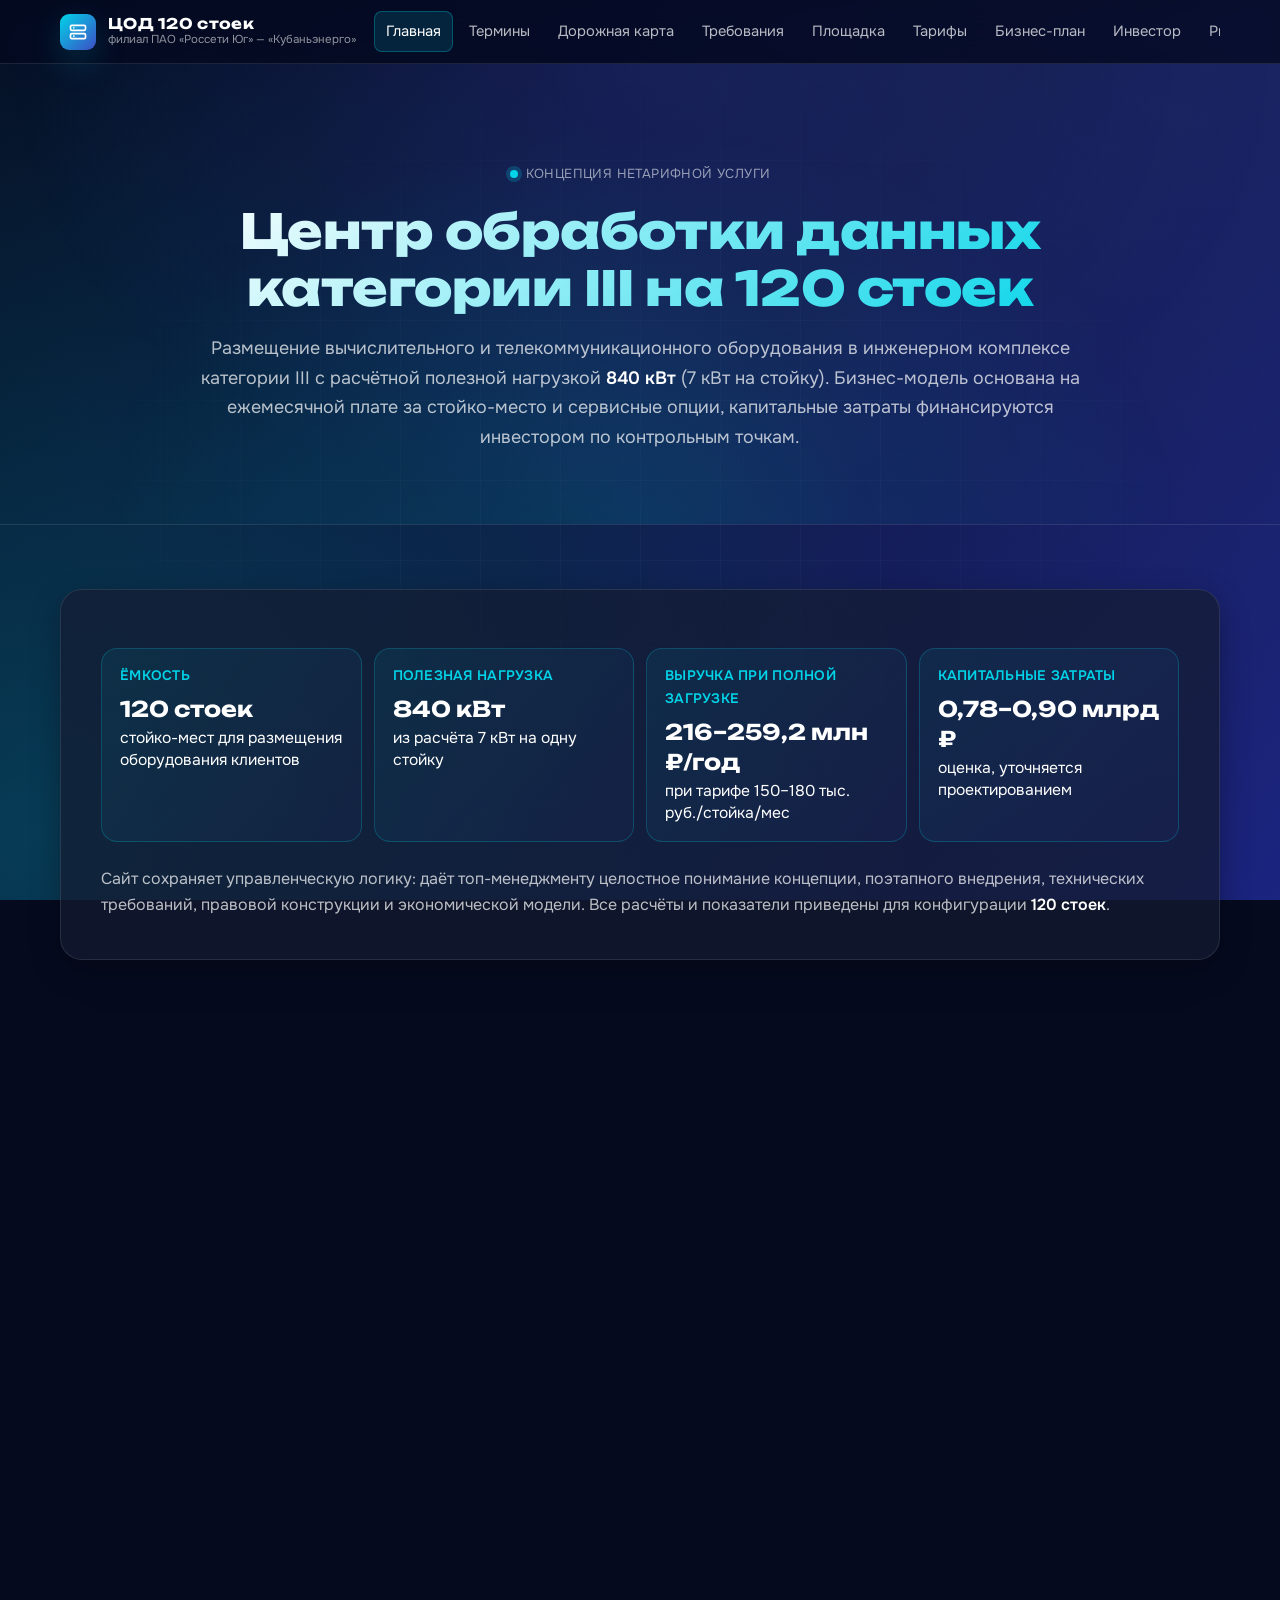
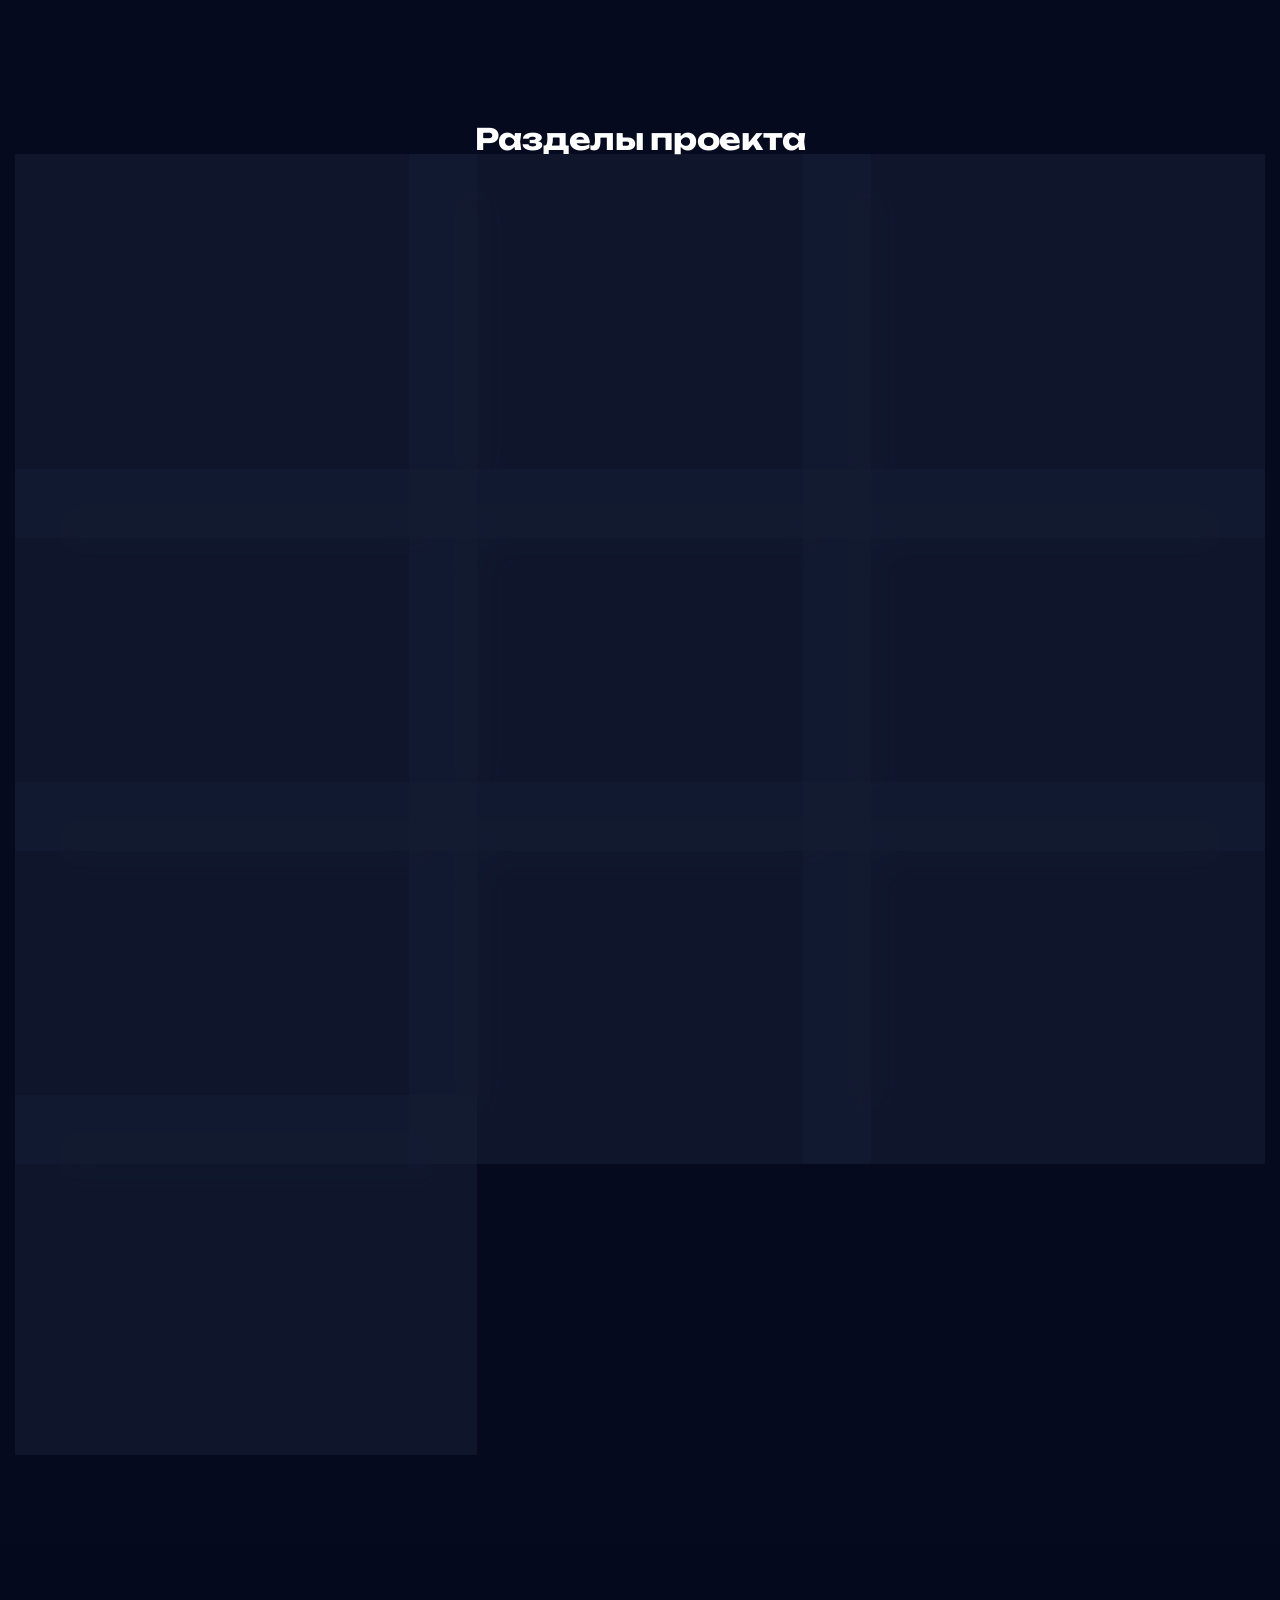
<file: index.html>
<!DOCTYPE html>
<html lang="ru">
<head>
  <meta charset="UTF-8" />
  <meta name="viewport" content="width=device-width, initial-scale=1.0" />
  <meta name="theme-color" content="#050a1f" />
  <meta name="description" content="Концепция центра обработки данных категории III на 120 стоек для филиала ПАО «Россети Юг» — «Кубаньэнерго»: новая нетарифная услуга, привлечение инвестора, поэтапный ввод." />
  <title>ЦОД категории III на 120 стоек | филиал ПАО «Россети Юг» — «Кубаньэнерго»</title>
  <link rel="stylesheet" href="assets/styles.css" />
</head>
<body>
  <div class="bg" aria-hidden="true"></div>

  <nav class="topnav">
    <div class="topnav-inner">
      <a href="index.html" class="brand" aria-label="На главную">
        <span class="brand-logo" aria-hidden="true">
          <svg viewBox="0 0 24 24" fill="none" stroke="currentColor" stroke-width="2" stroke-linecap="round" stroke-linejoin="round">
            <rect x="3" y="4" width="18" height="6" rx="1.5"/><rect x="3" y="14" width="18" height="6" rx="1.5"/>
            <line x1="7" y1="7" x2="7.01" y2="7"/><line x1="7" y1="17" x2="7.01" y2="17"/>
          </svg>
        </span>
        <span class="brand-text">ЦОД 120 стоек<small>филиал ПАО «Россети Юг» — «Кубаньэнерго»</small></span>
      </a>
      <button class="nav-toggle" type="button" aria-label="Меню" aria-expanded="false">
        <svg viewBox="0 0 24 24" fill="none" stroke="currentColor" stroke-width="2" stroke-linecap="round"><line x1="3" y1="6" x2="21" y2="6"/><line x1="3" y1="12" x2="21" y2="12"/><line x1="3" y1="18" x2="21" y2="18"/></svg>
      </button>
      <div class="nav-links">
        <a href="index.html" class="active">Главная</a>
        <a href="glossary.html">Термины</a>
        <a href="roadmap.html">Дорожная карта</a>
        <a href="requirements.html">Требования</a>
        <a href="substations.html">Площадка</a>
        <a href="pricing.html">Тарифы</a>
        <a href="business-plan.html">Бизнес-план</a>
        <a href="investor.html">Инвестор</a>
        <a href="risks.html">Риски</a>
        <a href="contract.html">Договор</a>
        <a href="templates.html">Документы</a>
      </div>
    </div>
  </nav>

  <header class="page-head">
    <div class="electric-grid" aria-hidden="true">
      <div class="electric-line"></div><div class="electric-line"></div><div class="electric-line"></div>
    </div>
    <div class="crumbs"><span class="dot" style="width:8px;height:8px;border-radius:50%;background:var(--accent);box-shadow:0 0 0 4px rgba(0,212,232,0.20);display:inline-block;"></span>Концепция нетарифной услуги</div>
    <h1>Центр обработки данных категории III на 120 стоек</h1>
    <p>
      Размещение вычислительного и телекоммуникационного оборудования в инженерном комплексе категории&nbsp;III
      с расчётной полезной нагрузкой <b>840&nbsp;кВт</b> (7&nbsp;кВт на стойку). Бизнес-модель основана
      на ежемесячной плате за стойко-место и сервисные опции, капитальные затраты финансируются инвестором
      по контрольным точкам.
    </p>
  </header>

  <main class="fade-in">

    <section class="section" aria-label="Резюме проекта">
      <div class="kpi-grid">
        <div class="fact">
          <b>Ёмкость</b>
          <span class="kpi">120 стоек</span>
          <span>стойко-мест для размещения оборудования клиентов</span>
        </div>
        <div class="fact">
          <b>Полезная нагрузка</b>
          <span class="kpi">840 кВт</span>
          <span>из расчёта 7 кВт на одну стойку</span>
        </div>
        <div class="fact">
          <b>Выручка при полной загрузке</b>
          <span class="kpi">216–259,2 млн ₽/год</span>
          <span>при тарифе 150–180 тыс. руб./стойка/мес</span>
        </div>
        <div class="fact">
          <b>Капитальные затраты</b>
          <span class="kpi">0,78–0,90 млрд ₽</span>
          <span>оценка, уточняется проектированием</span>
        </div>
      </div>

      <p class="mt-3">
        Сайт сохраняет управленческую логику: даёт топ-менеджменту целостное понимание концепции,
        поэтапного внедрения, технических требований, правовой конструкции и экономической модели.
        Все расчёты и показатели приведены для конфигурации <b>120 стоек</b>.
      </p>
    </section>

    <section class="section invest">
      <h2>Финансирование и привлечение инвестора</h2>
      <p>
        Собственных источников финансирования у филиала нет. Для запуска проекта требуется
        привлечение инвестора с последующим оформлением инвестиционного партнёрства и закреплением
        условий возврата вложений через денежный поток проекта.
      </p>
      <p>
        Предусмотрено формирование <strong>пакета документов для инвестора</strong>, а также описание
        каналов поиска инвестора, включая размещение информации на профильных площадках:
      </p>
      <ul>
        <li><b>Электронные торговые площадки</b> — размещение предложения, сбор заявок, переговорные процедуры.</li>
        <li><b>Инвестиционные витрины регионов</b> и инфраструктурные каталоги проектов.</li>
        <li><b>Отраслевые партнёры</b> — операторы центров обработки данных, телекоммуникационные компании, интеграторы.</li>
        <li><b>Институциональные инвесторы</b> и фонды, ориентированные на инфраструктурные проекты.</li>
      </ul>

      <div class="owners">
        <h4>Ответственные и взаимодействие</h4>
        <div class="grid cols-3">
          <div class="owner">
            <b>Владелец услуги (коммерция)</b>
            <span>формирует тарифы, пакеты, план продаж, договорную модель</span>
          </div>
          <div class="owner">
            <b>Технический владелец (эксплуатация)</b>
            <span>обеспечивает требования категории III, регламенты, качество и непрерывность услуги</span>
          </div>
          <div class="owner">
            <b>Правовая поддержка</b>
            <span>договор, регламент доступа, границы ответственности, урегулирование споров</span>
          </div>
          <div class="owner">
            <b>Контур инвестора (финансы)</b>
            <span>финансовая модель, транширование, контрольные точки, отчётность инвестору</span>
          </div>
        </div>
        <p class="mt-2 muted" style="font-size:0.92rem;">
          ФИО, должности и контакты добавляются внутренним приказом и в паспорт проекта.
        </p>
      </div>
    </section>

    <h2 class="text-center" style="margin-top:48px;margin-bottom:24px;">Разделы проекта</h2>

    <div class="cards-grid">

      <a href="glossary.html" class="card fade-in">
        <div class="card-content">
          <div class="card-number">01</div>
          <h3>Термины и сокращения</h3>
          <p>Справочник терминов, аббревиатур и инженерных понятий для единого понимания проекта.</p>
          <span class="arrow">Открыть раздел</span>
        </div>
      </a>

      <a href="roadmap.html" class="card fade-in">
        <div class="card-content">
          <div class="card-number">02</div>
          <h3>Дорожная карта</h3>
          <p>Поэтапный план реализации: проектирование, согласования, строительство, ввод и коммерческий запуск.</p>
          <span class="arrow">Открыть раздел</span>
        </div>
      </a>

      <a href="requirements.html" class="card fade-in">
        <div class="card-content">
          <div class="card-number">03</div>
          <h3>Требования к объекту</h3>
          <p>Технические требования категории III: электроснабжение, резервирование, охлаждение, безопасность, эксплуатация.</p>
          <span class="arrow">Открыть раздел</span>
        </div>
      </a>

      <a href="substations.html" class="card fade-in">
        <div class="card-content">
          <div class="card-number">04</div>
          <h3>Площадка и инфраструктура</h3>
          <p>Исходные данные по размещению, энергоснабжению, ограничениям площадки и инженерной компоновке.</p>
          <span class="arrow">Открыть раздел</span>
        </div>
      </a>

      <a href="pricing.html" class="card fade-in">
        <div class="card-content">
          <div class="card-number">05</div>
          <h3>Тарифы и пакеты</h3>
          <p>Принципы тарификации, конкретные ставки 150–180 тыс. руб./стойка/мес, опции и ориентиры выручки.</p>
          <span class="arrow">Открыть раздел</span>
        </div>
      </a>

      <a href="business-plan.html" class="card fade-in">
        <div class="card-content">
          <div class="card-number">06</div>
          <h3>Бизнес-план</h3>
          <p>Финансовая модель проекта на 120 стоек: капитальные затраты, выручка, расходы и показатели эффективности.</p>
          <span class="arrow">Открыть раздел</span>
        </div>
      </a>

      <a href="investor.html" class="card fade-in">
        <div class="card-content">
          <div class="card-number">07</div>
          <h3>Инвестор и финансирование</h3>
          <p>Каналы поиска инвестора, варианты структуры сделки, пакет документов и алгоритм привлечения.</p>
          <span class="arrow">Открыть раздел</span>
        </div>
      </a>

      <a href="risks.html" class="card fade-in">
        <div class="card-content">
          <div class="card-number">08</div>
          <h3>Риски и управление</h3>
          <p>Карта рисков по уровням, ключевые угрозы проекта и таблица «риск — мера — документ».</p>
          <span class="arrow">Открыть раздел</span>
        </div>
      </a>

      <a href="contract.html" class="card fade-in">
        <div class="card-content">
          <div class="card-number">09</div>
          <h3>Правовая конструкция</h3>
          <p>Варианты оформления отношений с клиентами и инвестором, распределение ролей и ответственности сторон.</p>
          <span class="arrow">Открыть раздел</span>
        </div>
      </a>

      <a href="templates.html" class="card fade-in">
        <div class="card-content">
          <div class="card-number">10</div>
          <h3>Пакет документов</h3>
          <p>Шаблоны: инвестиционное предложение, перечень материалов для площадок, проекты документов.</p>
          <span class="arrow">Открыть раздел</span>
        </div>
      </a>

    </div>
  </main>

  <footer>
    <div class="footer-inner">
      <p>&copy; 2026 филиал ПАО «Россети Юг» — «Кубаньэнерго». Концепция нетарифной услуги: центр обработки данных категории III, 120 стоек.</p>
    </div>
  </footer>

  <button id="fab-top" class="fab" type="button" aria-label="В начало страницы" title="В начало">
    <svg viewBox="0 0 24 24" fill="none" stroke="currentColor" stroke-width="2.4" stroke-linecap="round" stroke-linejoin="round"><path d="M5 15l7-7 7 7"/></svg>
  </button>

  <script src="assets/app.js"></script>
</body>
</html>
</file>
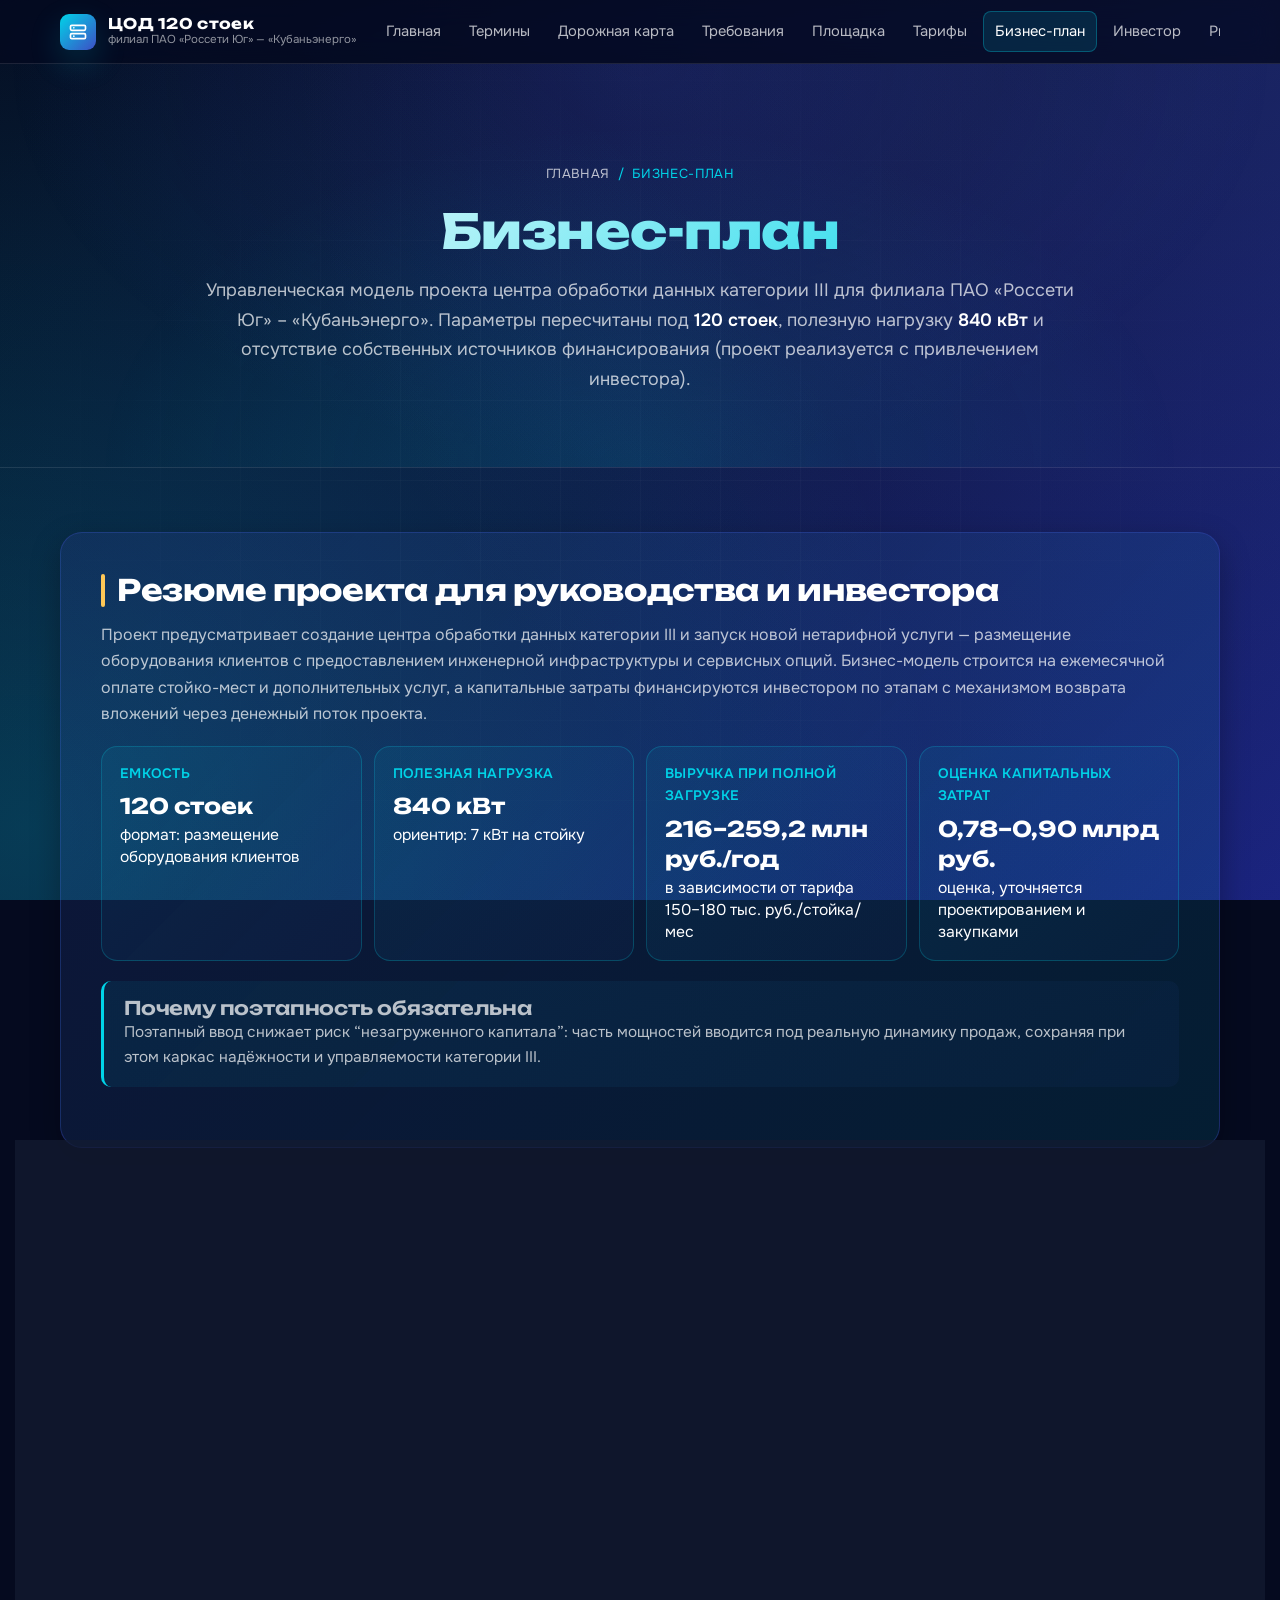
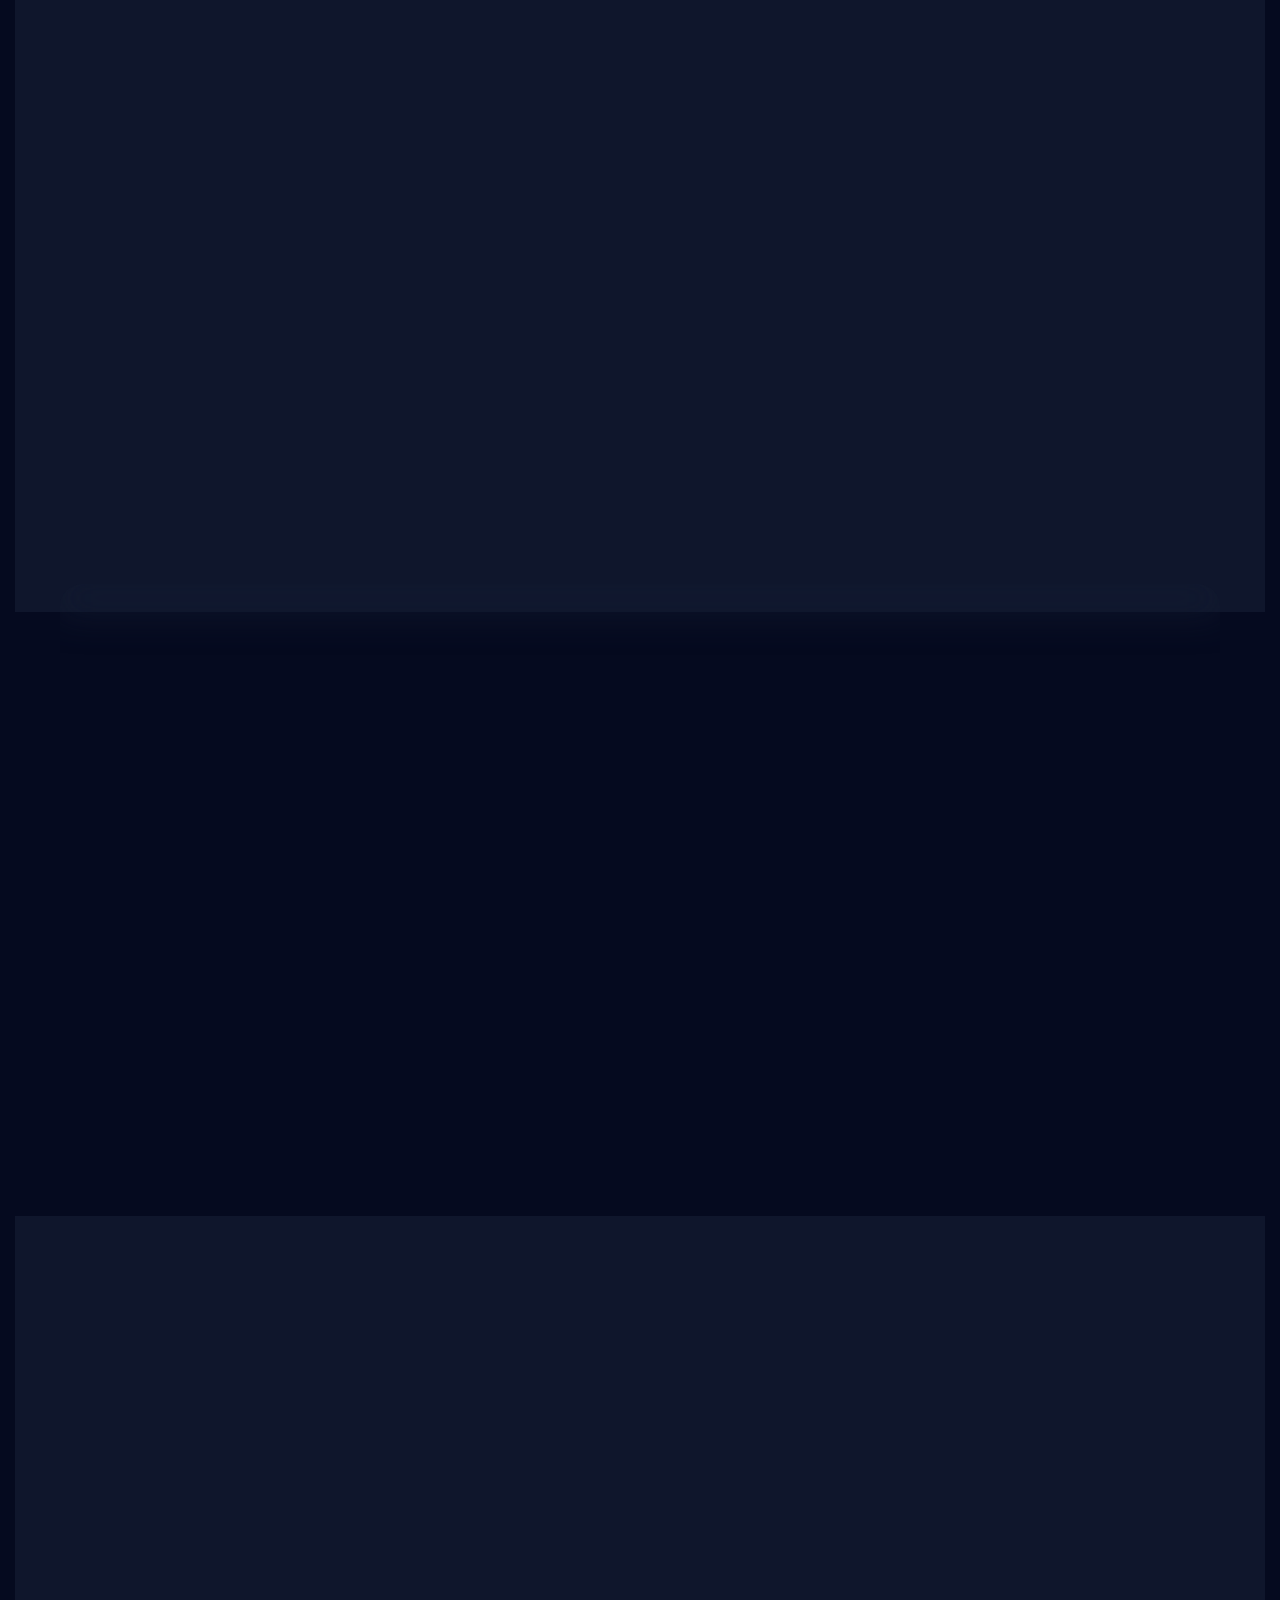
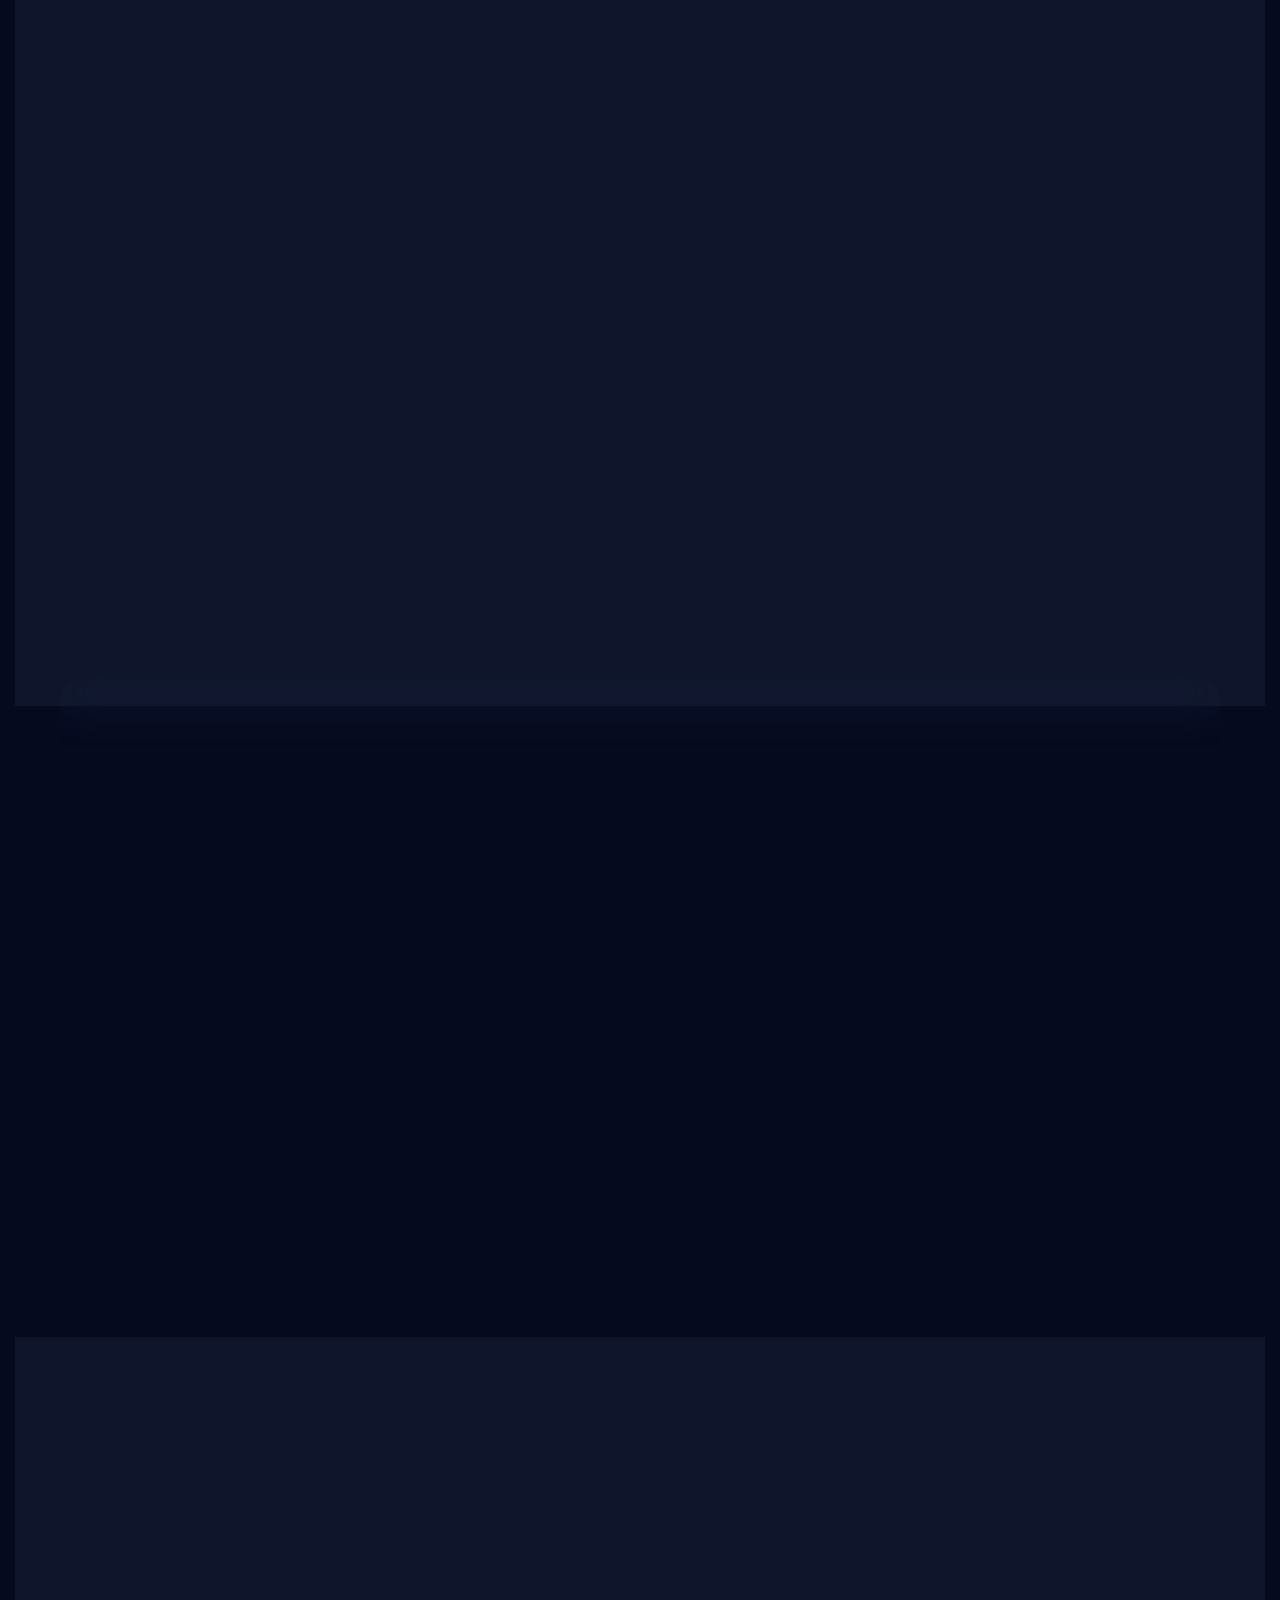
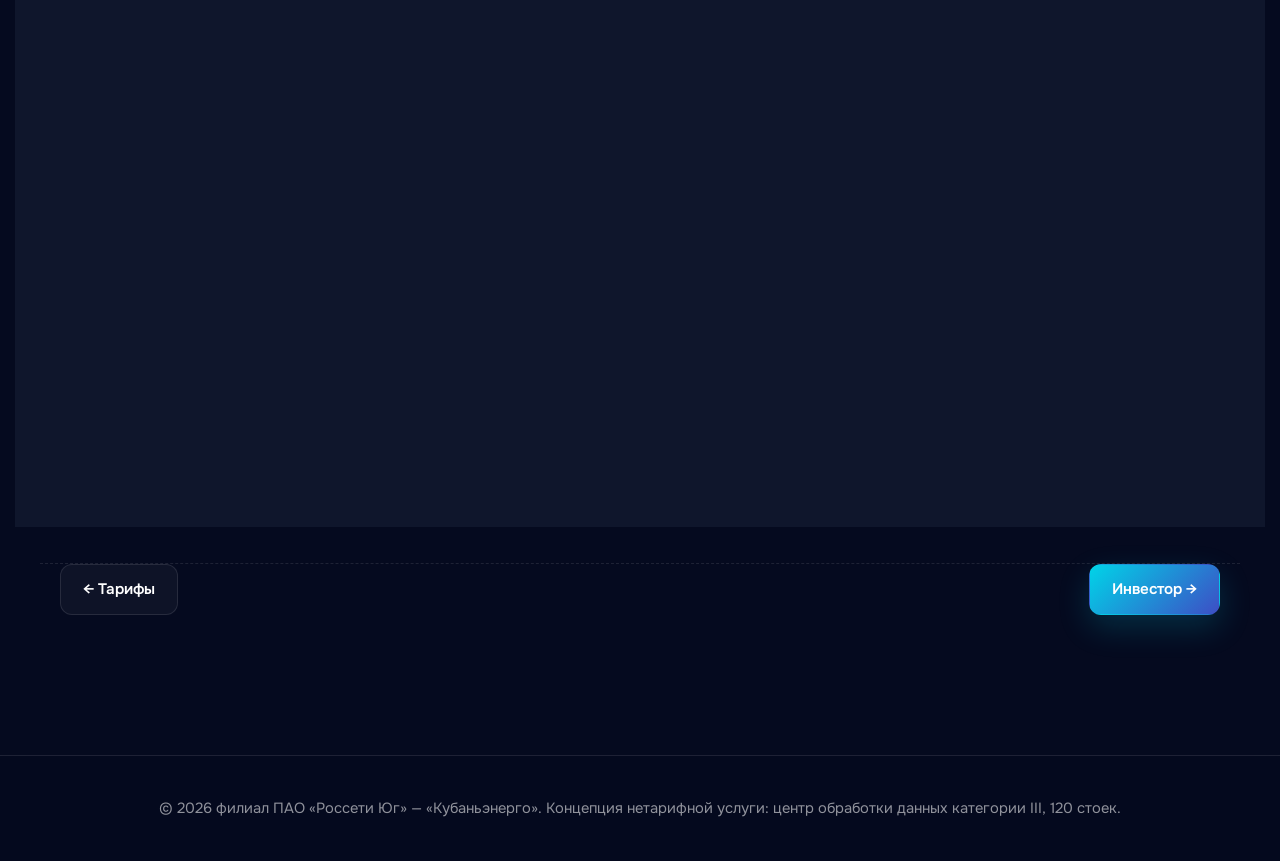
<file: business-plan.html>
<!DOCTYPE html>
<html lang="ru">
<head>
  <meta charset="UTF-8" />
  <meta name="viewport" content="width=device-width, initial-scale=1.0" />
  <meta name="theme-color" content="#050a1f" />
  <meta name="description" content="Управленческая модель проекта центра обработки данных категории III для филиала ПАО «Россети Юг» – «Кубаньэнерго». Параметры пересчитаны под 120 стоек, полезную нагрузку " />
  <title>Бизнес-план | ЦОД категории III на 120 стоек</title>
  <link rel="stylesheet" href="assets/styles.css" />
</head>
<body>
  <div class="bg" aria-hidden="true"></div>

  <nav class="topnav">
    <div class="topnav-inner">
      <a href="index.html" class="brand" aria-label="На главную">
        <span class="brand-logo" aria-hidden="true">
          <svg viewBox="0 0 24 24" fill="none" stroke="currentColor" stroke-width="2" stroke-linecap="round" stroke-linejoin="round">
            <rect x="3" y="4" width="18" height="6" rx="1.5"/><rect x="3" y="14" width="18" height="6" rx="1.5"/>
            <line x1="7" y1="7" x2="7.01" y2="7"/><line x1="7" y1="17" x2="7.01" y2="17"/>
          </svg>
        </span>
        <span class="brand-text">ЦОД 120 стоек<small>филиал ПАО «Россети Юг» — «Кубаньэнерго»</small></span>
      </a>
      <button class="nav-toggle" type="button" aria-label="Меню" aria-expanded="false">
        <svg viewBox="0 0 24 24" fill="none" stroke="currentColor" stroke-width="2" stroke-linecap="round"><line x1="3" y1="6" x2="21" y2="6"/><line x1="3" y1="12" x2="21" y2="12"/><line x1="3" y1="18" x2="21" y2="18"/></svg>
      </button>
      <div class="nav-links">
        <a href="index.html">Главная</a>
        <a href="glossary.html">Термины</a>
        <a href="roadmap.html">Дорожная карта</a>
        <a href="requirements.html">Требования</a>
        <a href="substations.html">Площадка</a>
        <a href="pricing.html">Тарифы</a>
        <a href="business-plan.html" class="active">Бизнес-план</a>
        <a href="investor.html">Инвестор</a>
        <a href="risks.html">Риски</a>
        <a href="contract.html">Договор</a>
        <a href="templates.html">Документы</a>
      </div>
    </div>
  </nav>

  <header class="page-head">
    <div class="electric-grid" aria-hidden="true">
      <div class="electric-line"></div><div class="electric-line"></div><div class="electric-line"></div>
    </div>
    <div class="crumbs"><a href="index.html">Главная</a> <span>/</span> <span>Бизнес-план</span></div>
    <h1>Бизнес-план</h1>
    <p>Управленческая модель проекта центра обработки данных категории III для филиала ПАО «Россети Юг» – «Кубаньэнерго».
      Параметры пересчитаны под <b>120 стоек</b>, полезную нагрузку <b>840 кВт</b> и отсутствие собственных источников финансирования
      (проект реализуется с привлечением инвестора).</p>
  </header>

  <main class="fade-in">
<section class="section invest">
      <h2>Резюме проекта для руководства и инвестора</h2>
      <p>
        Проект предусматривает создание центра обработки данных категории III и запуск новой нетарифной услуги —
        размещение оборудования клиентов с предоставлением инженерной инфраструктуры и сервисных опций.
        Бизнес-модель строится на ежемесячной оплате стойко-мест и дополнительных услуг, а капитальные затраты финансируются инвестором
        по этапам с механизмом возврата вложений через денежный поток проекта.
      </p>

      <div class="facts" aria-label="Ключевые ориентиры проекта">
        <div class="fact">
          <b>Емкость</b>
          <span class="kpi">120 стоек</span>
          <span>формат: размещение оборудования клиентов</span>
        </div>
        <div class="fact">
          <b>Полезная нагрузка</b>
          <span class="kpi">840 кВт</span>
          <span>ориентир: 7 кВт на стойку</span>
        </div>
        <div class="fact">
          <b>Выручка при полной загрузке</b>
          <span class="kpi">216–259,2 млн руб./год</span>
          <span>в зависимости от тарифа 150–180 тыс. руб./стойка/мес</span>
        </div>
        <div class="fact">
          <b>Оценка капитальных затрат</b>
          <span class="kpi">0,78–0,90 млрд руб.</span>
          <span>оценка, уточняется проектированием и закупками</span>
        </div>
      </div>

      <div class="note">
        <h3>Почему поэтапность обязательна</h3>
        <p>
          Поэтапный ввод снижает риск “незагруженного капитала”: часть мощностей вводится под реальную динамику продаж,
          сохраняя при этом каркас надёжности и управляемости категории III.
        </p>
      </div>
    </section>

    
    <section class="section">
      <h2>Доходная модель</h2>
      <p>
        Доход формируется из двух потоков: базовая плата за стойко-место (основной прогнозируемый поток)
        и дополнительные услуги (рост среднего чека и гибкость коммерческого предложения).
      </p>

      <div class="grid">
        <div class="box">
          <h3><span class="icon">💳</span>Базовая выручка</h3>
          <ul>
            <li>оплата за стойко-место по тарифному пакету;</li>
            <li>сценарии: 150 / 170 / 180 тыс. руб. за стойку в месяц;</li>
            <li>полная загрузка: 120 стоек;</li>
            <li>денежный поток зависит от скорости набора загрузки.</li>
          </ul>
          <div class="muted">Это “полка выручки”, которую оценивает инвестор в первую очередь.</div>
        </div>

        <div class="box">
          <h3><span class="icon">🧰</span>Дополнительные услуги</h3>
          <ul>
            <li>кросс-подключения и коммутационные услуги;</li>
            <li>работы по заявкам и сопровождение;</li>
            <li>расширенный режим доступа и сервисные опции;</li>
            <li>индивидуальные условия для крупных клиентов.</li>
          </ul>
          <div class="muted">Рост среднего чека без изменения базового тарифа.</div>
        </div>

        <div class="box">
          <h3><span class="icon">⚡</span>Мощность как коммерческий параметр</h3>
          <ul>
            <li>ориентир мощности: 7 кВт на стойку;</li>
            <li>закрепление мощности в договоре (гарантированный лимит);</li>
            <li>правила превышения мощности и расчет сверх лимита;</li>
            <li>управление плотностью нагрузки — ключ к стабильности.</li>
          </ul>
          <div class="muted">Правильная договорная фиксация снижает технические и коммерческие риски.</div>
        </div>

        <div class="box">
          <h3><span class="icon">📈</span>Что повышает инвестиционную привлекательность</h3>
          <ul>
            <li>якорные клиенты и долгосрочные договоры;</li>
            <li>поэтапность ввода и привязка капитальных затрат к продажам;</li>
            <li>управляемая эксплуатация и контроль качества услуги;</li>
            <li>понятный механизм возврата вложений инвестору.</li>
          </ul>
          <div class="muted">Инвестор покупает “управляемый денежный поток”, а не только объект.</div>
        </div>
      </div>
    </section>

    
    <section class="section invest">
      <h2>Сценарии выручки при полной загрузке (120 стоек)</h2>
      <p>
        Сценарии ниже используются как ориентиры для финансовой модели и переговоров.
        В практической реализации ставка фиксируется договором, а загрузка набирается по плану продаж.
      </p>

      <div class="table-wrap" aria-label="Сценарии выручки">
        <table>
          <thead>
            <tr>
              <th>Сценарий</th>
              <th class="right">Ставка за стойку в месяц</th>
              <th class="right">Выручка в месяц (120 стоек)</th>
              <th class="right">Выручка в год (120 стоек)</th>
              <th>Управленческий смысл</th>
            </tr>
          </thead>
          <tbody>
            <tr>
              <td><b>Консервативный</b></td>
              <td class="right">150&nbsp;000&nbsp;руб.</td>
              <td class="right">18&nbsp;000&nbsp;000&nbsp;руб.</td>
              <td class="right">216&nbsp;000&nbsp;000&nbsp;руб.</td>
              <td class="muted">Быстрый вход на рынок, массовое привлечение клиентов</td>
            </tr>
            <tr>
              <td><b>Базовый</b></td>
              <td class="right">170&nbsp;000&nbsp;руб.</td>
              <td class="right">20&nbsp;400&nbsp;000&nbsp;руб.</td>
              <td class="right">244&nbsp;800&nbsp;000&nbsp;руб.</td>
              <td class="muted">Основной сценарий для модели и планирования</td>
            </tr>
            <tr>
              <td><b>Целевой</b></td>
              <td class="right">180&nbsp;000&nbsp;руб.</td>
              <td class="right">21&nbsp;600&nbsp;000&nbsp;руб.</td>
              <td class="right">259&nbsp;200&nbsp;000&nbsp;руб.</td>
              <td class="muted">Усиление сервиса и продажа ценности категории III</td>
            </tr>
          </tbody>
        </table>
      </div>

      <div class="note">
        <h3>Что спрашивает инвестор</h3>
        <p>
          “Как быстро вы выйдете на загрузку?” и “Какой будет средний тариф?” — поэтому дорожная карта и план продаж
          являются частью инвестиционного пакета, а не “приложением”.
        </p>
      </div>
    </section>

    
    <section class="section">
      <h2>Структура затрат (управленческое представление)</h2>
      <p>
        Капитальные затраты — основная причина необходимости инвестора. Важно разделять: что должно быть заложено “сразу” как каркас категории III,
        а что можно наращивать по мере загрузки. Это формирует правильную этапность финансирования.
      </p>

      <div class="grid">
        <div class="box">
          <h3><span class="icon">🏗️</span>Капитальные затраты</h3>
          <ul>
            <li>строительно-монтажные работы и подготовка помещений;</li>
            <li>электропитание, источники бесперебойного питания, резервное питание;</li>
            <li>охлаждение и климат;</li>
            <li>безопасность, пожарная безопасность, мониторинг;</li>
            <li>коммутационные зоны и инфраструктура подключений.</li>
          </ul>
          <div class="muted">Оценка: 0,78–0,90 млрд руб. (уточняется проектированием).</div>
        </div>

        <div class="box">
          <h3><span class="icon">🔁</span>Операционные затраты</h3>
          <ul>
            <li>персонал эксплуатации и сервисная функция;</li>
            <li>обслуживание инженерных систем по регламентам;</li>
            <li>расходные материалы и ремонт;</li>
            <li>сопровождение договоров и клиентский сервис.</li>
          </ul>
          <div class="muted">Цель: управляемая эксплуатация без потери качества услуги.</div>
        </div>

        <div class="box">
          <h3><span class="icon">🧱</span>Что закладывается в “первую очередь”</h3>
          <ul>
            <li>каркас резервирования электропитания;</li>
            <li>безопасность и пожарная безопасность;</li>
            <li>система мониторинга и диспетчеризации;</li>
            <li>базовая инфраструктура охлаждения, масштабируемая далее.</li>
          </ul>
          <div class="muted">Иначе старт будет “дешёвым”, а переделка — дорогой и рискованной.</div>
        </div>

        <div class="box">
          <h3><span class="icon">➕</span>Что наращивается по мере загрузки</h3>
          <ul>
            <li>дополнительные стойки и распределение питания до них;</li>
            <li>модульное расширение охлаждения и инфраструктуры;</li>
            <li>расширение коммутационных зон и кроссов;</li>
            <li>часть сервисных опций и инструментов обслуживания.</li>
          </ul>
          <div class="muted">Синхронизация “затраты ↔ выручка” — ключ к окупаемости.</div>
        </div>
      </div>
    </section>

    
    <section class="section invest">
      <h2>Риски и меры управления</h2>
      <p>
        Для руководства и инвестора важно видеть, что риски признаны и управляются документами, этапностью и эксплуатационными регламентами.
        Ниже — ключевые риски и меры, которые должны быть отражены в пакете документов.
      </p>

      <div class="table-wrap" aria-label="Риски и меры управления">
        <table>
          <thead>
            <tr>
              <th>Риск</th>
              <th>Проявление</th>
              <th>Мера управления</th>
              <th>Документ/инструмент</th>
            </tr>
          </thead>
          <tbody>
            <tr>
              <td><b>Риск недозагрузки</b></td>
              <td>выручка ниже плана, затраты “обгоняют” продажи</td>
              <td>поэтапный ввод, якорные клиенты, план продаж</td>
              <td>дорожная карта, коммерческий план, договоры</td>
            </tr>
            <tr>
              <td><b>Риск превышения капитальных затрат</b></td>
              <td>рост сметы и сроков</td>
              <td>этапность финансирования и контрольные точки</td>
              <td>условия инвестора, график работ, акты приемки</td>
            </tr>
            <tr>
              <td><b>Технический риск отказов</b></td>
              <td>простой, претензии клиентов</td>
              <td>каркас резервирования категории III + эксплуатация</td>
              <td>техническая концепция, регламенты, мониторинг</td>
            </tr>
            <tr>
              <td><b>Договорные споры</b></td>
              <td>конфликт по доступу, ответственности, мощности</td>
              <td>четкие границы ответственности и порядок работ</td>
              <td>клиентский договор, регламент доступа</td>
            </tr>
          </tbody>
        </table>
      </div>

      <div class="note">
        <h3>Инвестору важно</h3>
        <p>
          Прозрачные контрольные точки и управляемый режим эксплуатации — это то, что снижает риск потери денежного потока.
        </p>
      </div>
    </section>

    
    <section class="section">
      <h2>Что требуется утвердить для запуска проекта</h2>
      <p>
        Чтобы перейти от концепции к реализации и поиску инвестора, требуется управленческое решение по базовым параметрам и пакету документов.
      </p>

      <div class="grid">
        <div class="box">
          <h3><span class="icon">✅</span>Технические параметры</h3>
          <ul>
            <li>емкость: 120 стоек, полезная нагрузка: 840 кВт;</li>
            <li>категория III как обязательное условие;</li>
            <li>поэтапный ввод и базовый состав систем.</li>
          </ul>
        </div>
        <div class="box">
          <h3><span class="icon">✅</span>Коммерческая модель</h3>
          <ul>
            <li>тарифные пакеты и правила расчёта;</li>
            <li>перечень дополнительных услуг;</li>
            <li>базовые требования к договорам с клиентами.</li>
          </ul>
        </div>
        <div class="box">
          <h3><span class="icon">✅</span>Инвестиционная модель</h3>
          <ul>
            <li>вариант механизма привлечения инвестора;</li>
            <li>этапность финансирования и контроль;</li>
            <li>правила возврата вложений через денежный поток.</li>
          </ul>
        </div>
        <div class="box">
          <h3><span class="icon">✅</span>Пакет документов</h3>
          <ul>
            <li>инвестиционная записка и паспорт проекта;</li>
            <li>финансовая модель и дорожная карта;</li>
            <li>проект условий инвестора и проекты договоров.</li>
          </ul>
        </div>
      </div>

      
    </section>
  </main>

  <div class="actions" style="max-width:var(--container);margin:0 auto;padding:0 20px 60px;">
    <a class="btn" href="pricing.html">← Тарифы</a>
    <a class="btn primary" href="investor.html" style="margin-left:auto;">Инвестор →</a>
  </div>

  <footer>
    <div class="footer-inner">
      <p>&copy; 2026 филиал ПАО «Россети Юг» — «Кубаньэнерго». Концепция нетарифной услуги: центр обработки данных категории III, 120 стоек.</p>
    </div>
  </footer>

  <button id="fab-top" class="fab" type="button" aria-label="В начало страницы" title="В начало">
    <svg viewBox="0 0 24 24" fill="none" stroke="currentColor" stroke-width="2.4" stroke-linecap="round" stroke-linejoin="round"><path d="M5 15l7-7 7 7"/></svg>
  </button>

  <script src="assets/app.js"></script>
</body>
</html>
</file>
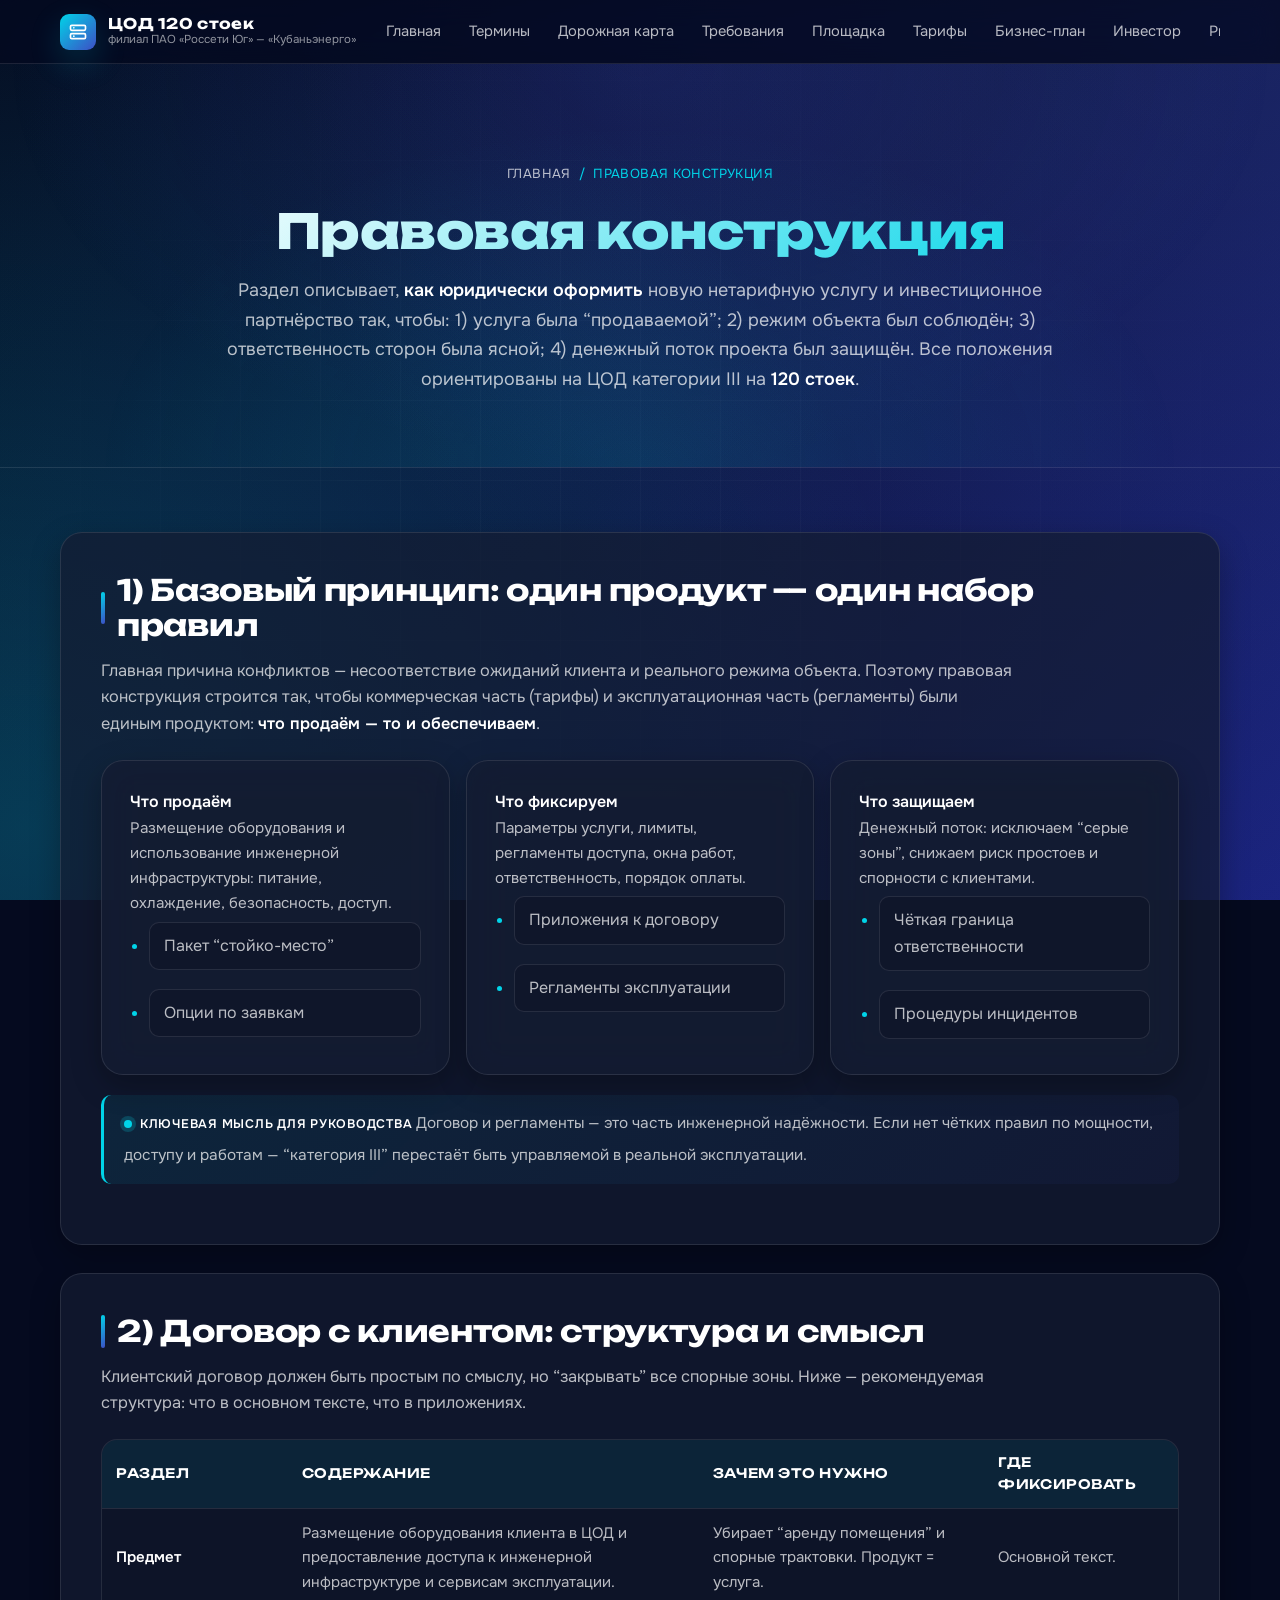
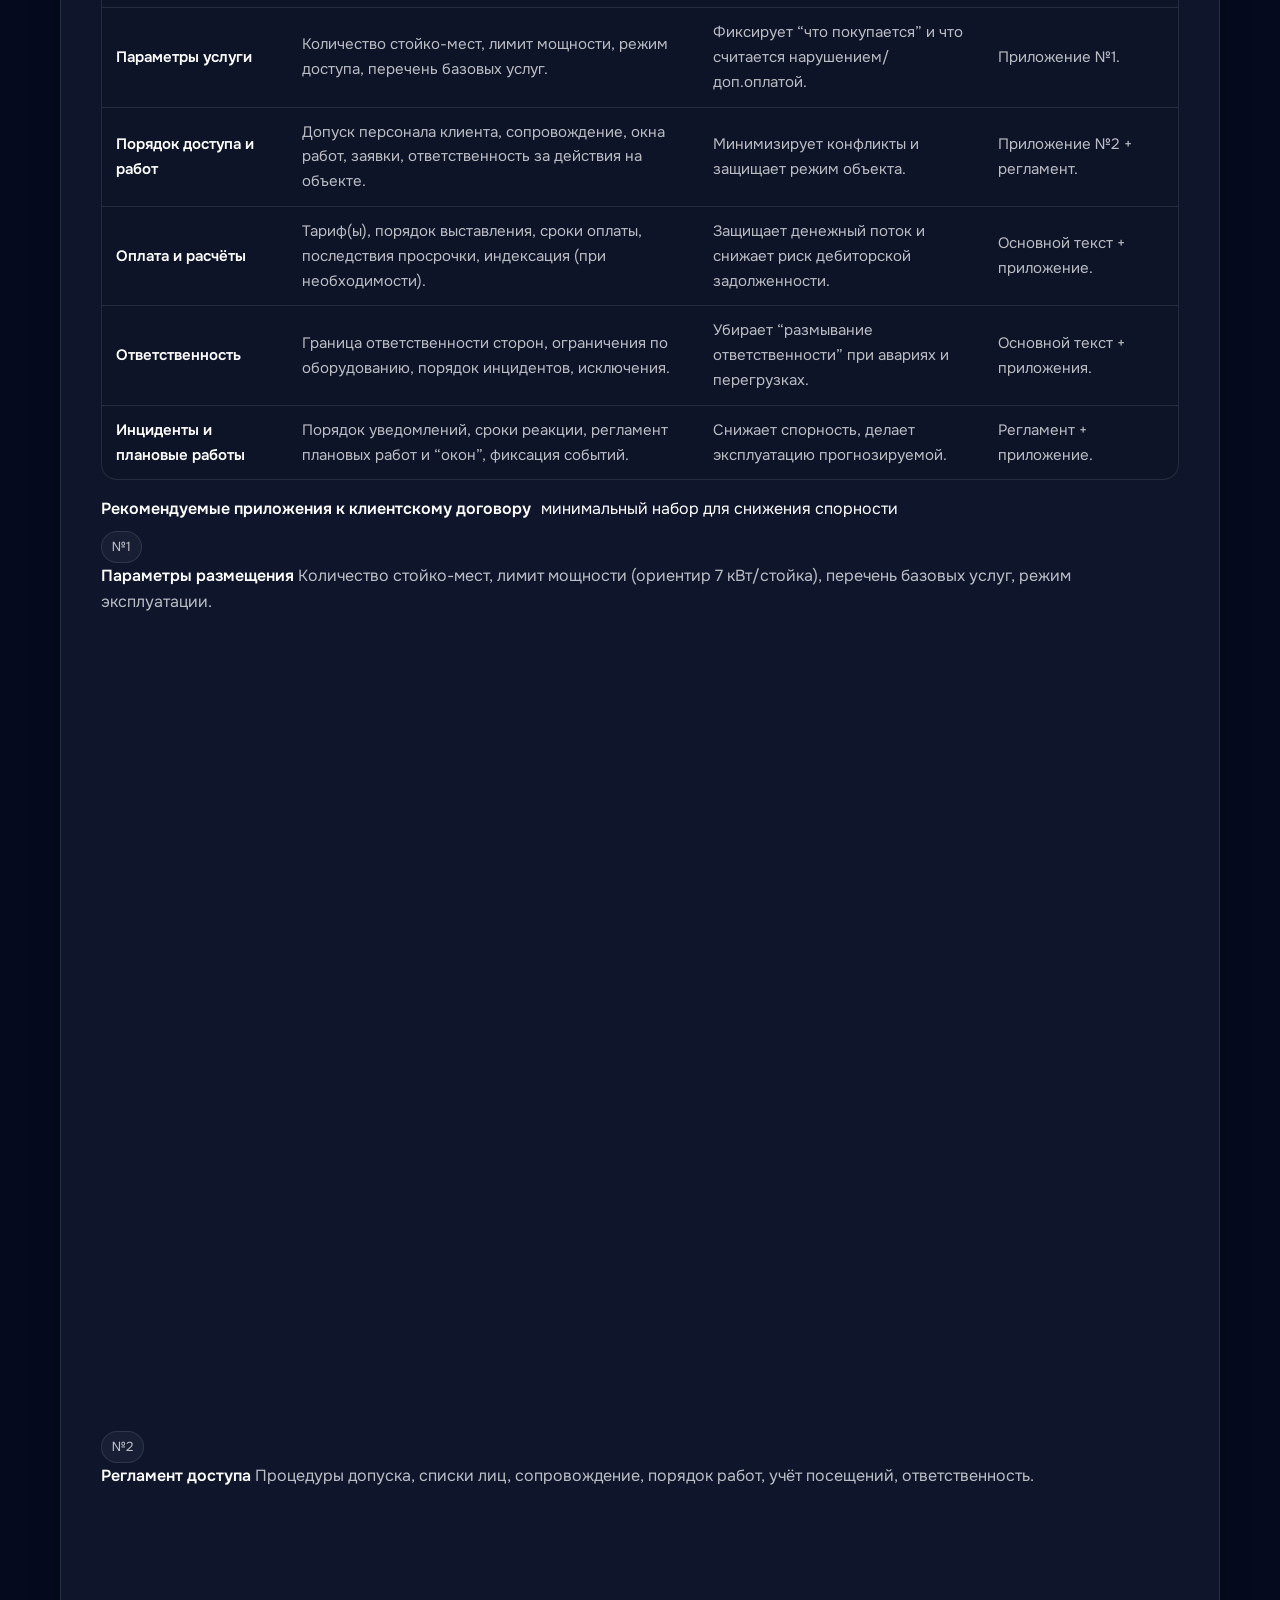
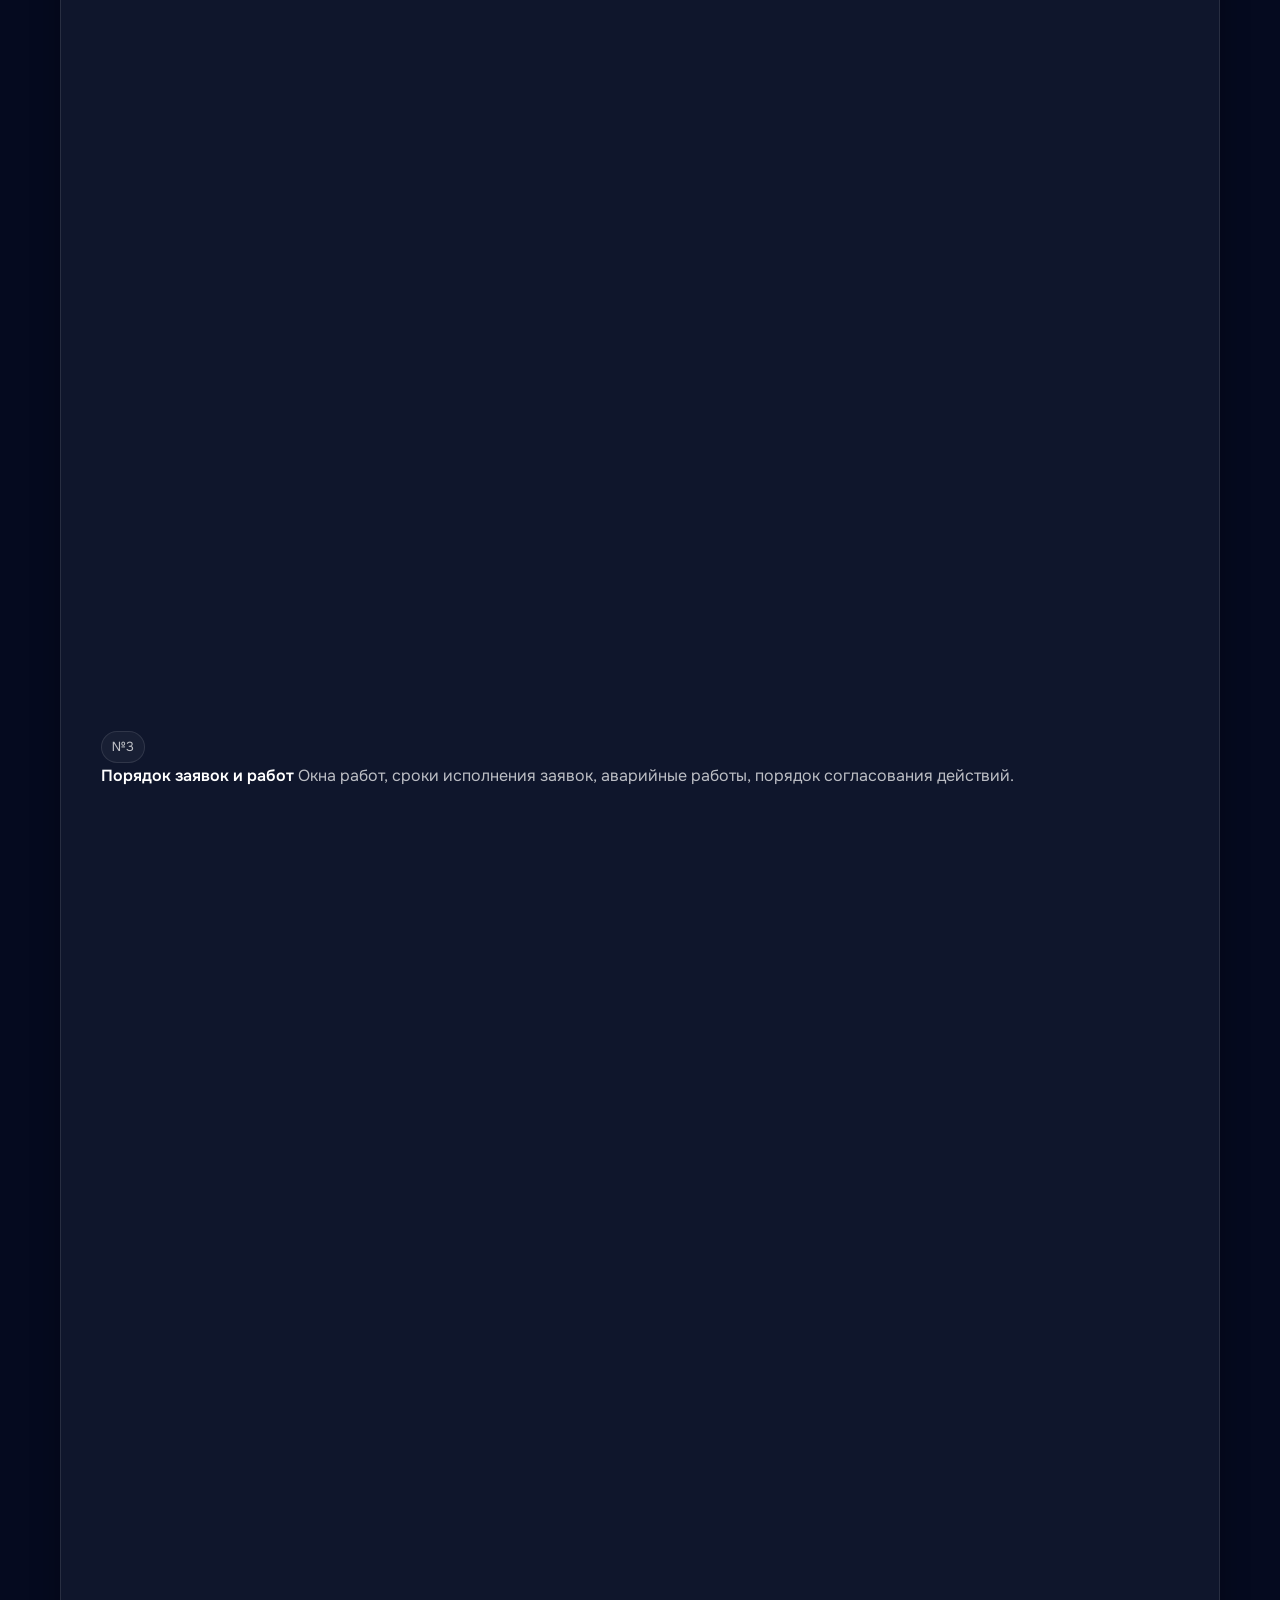
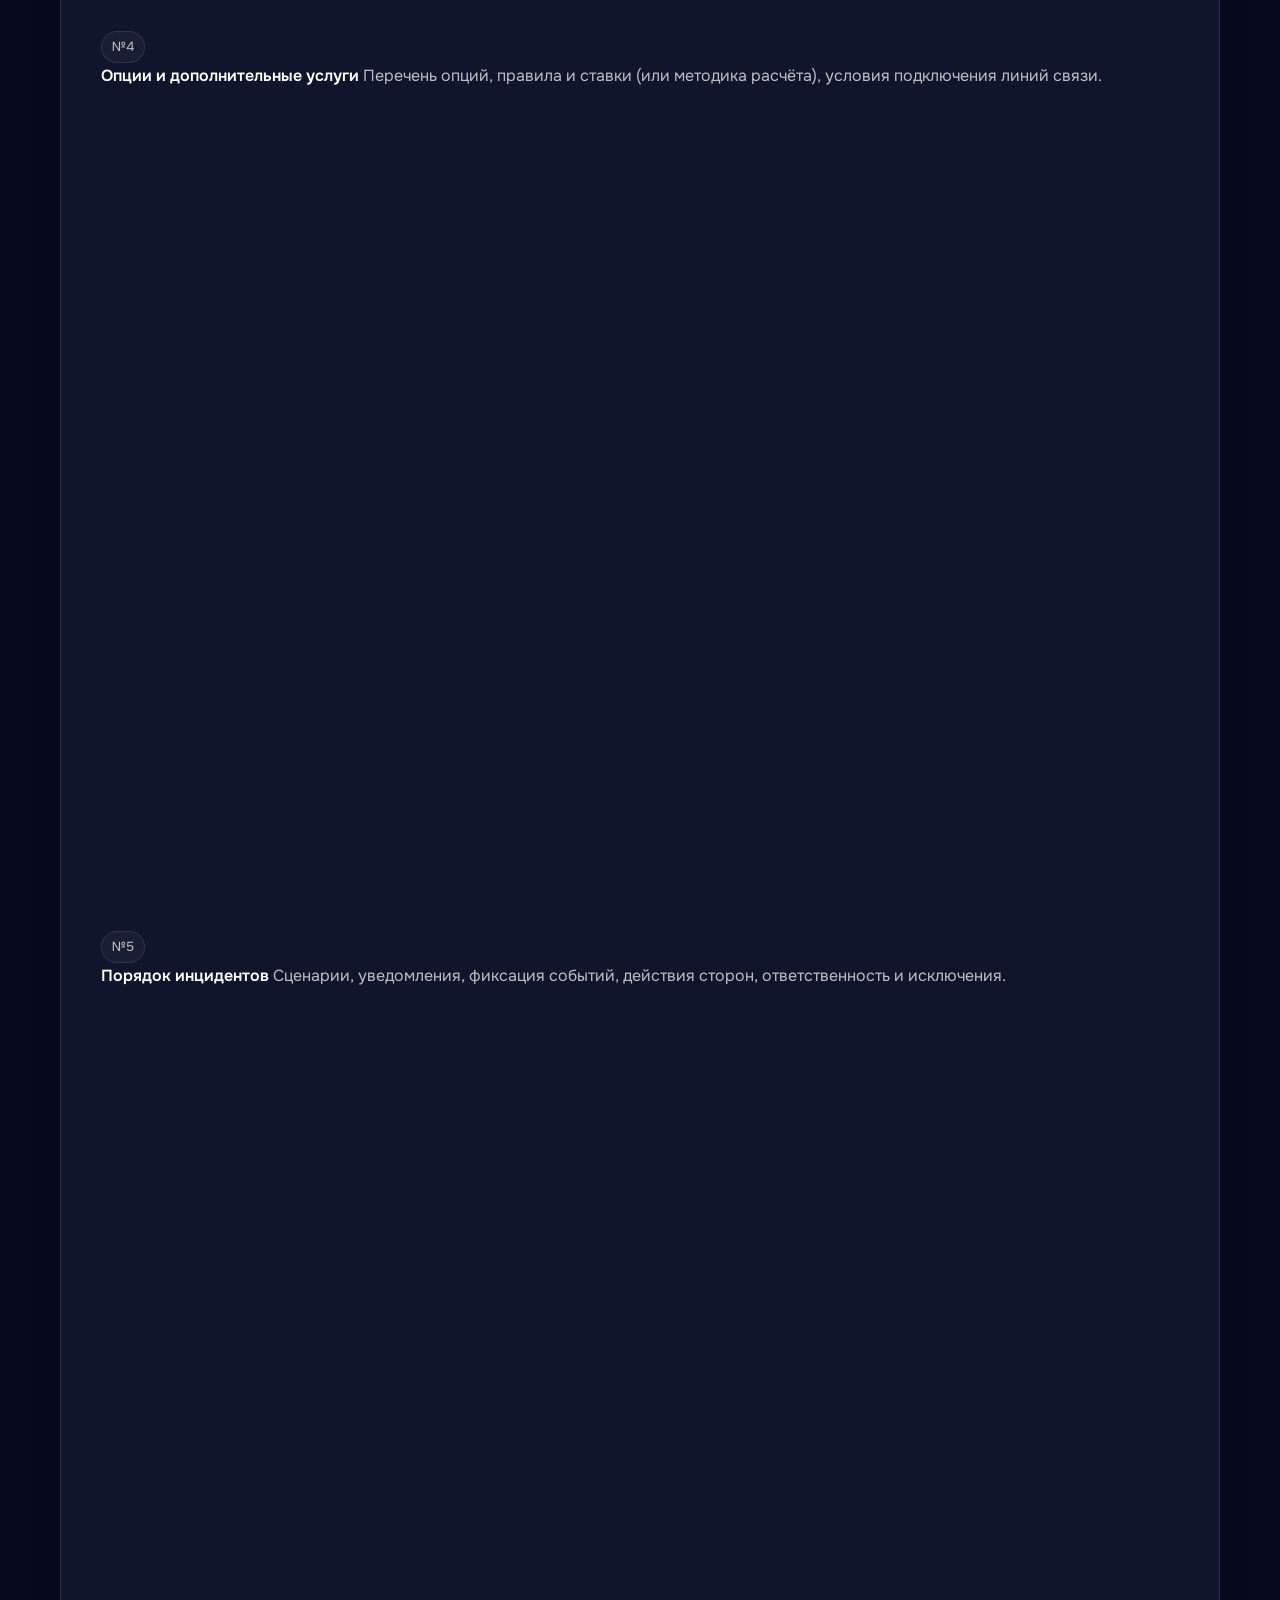
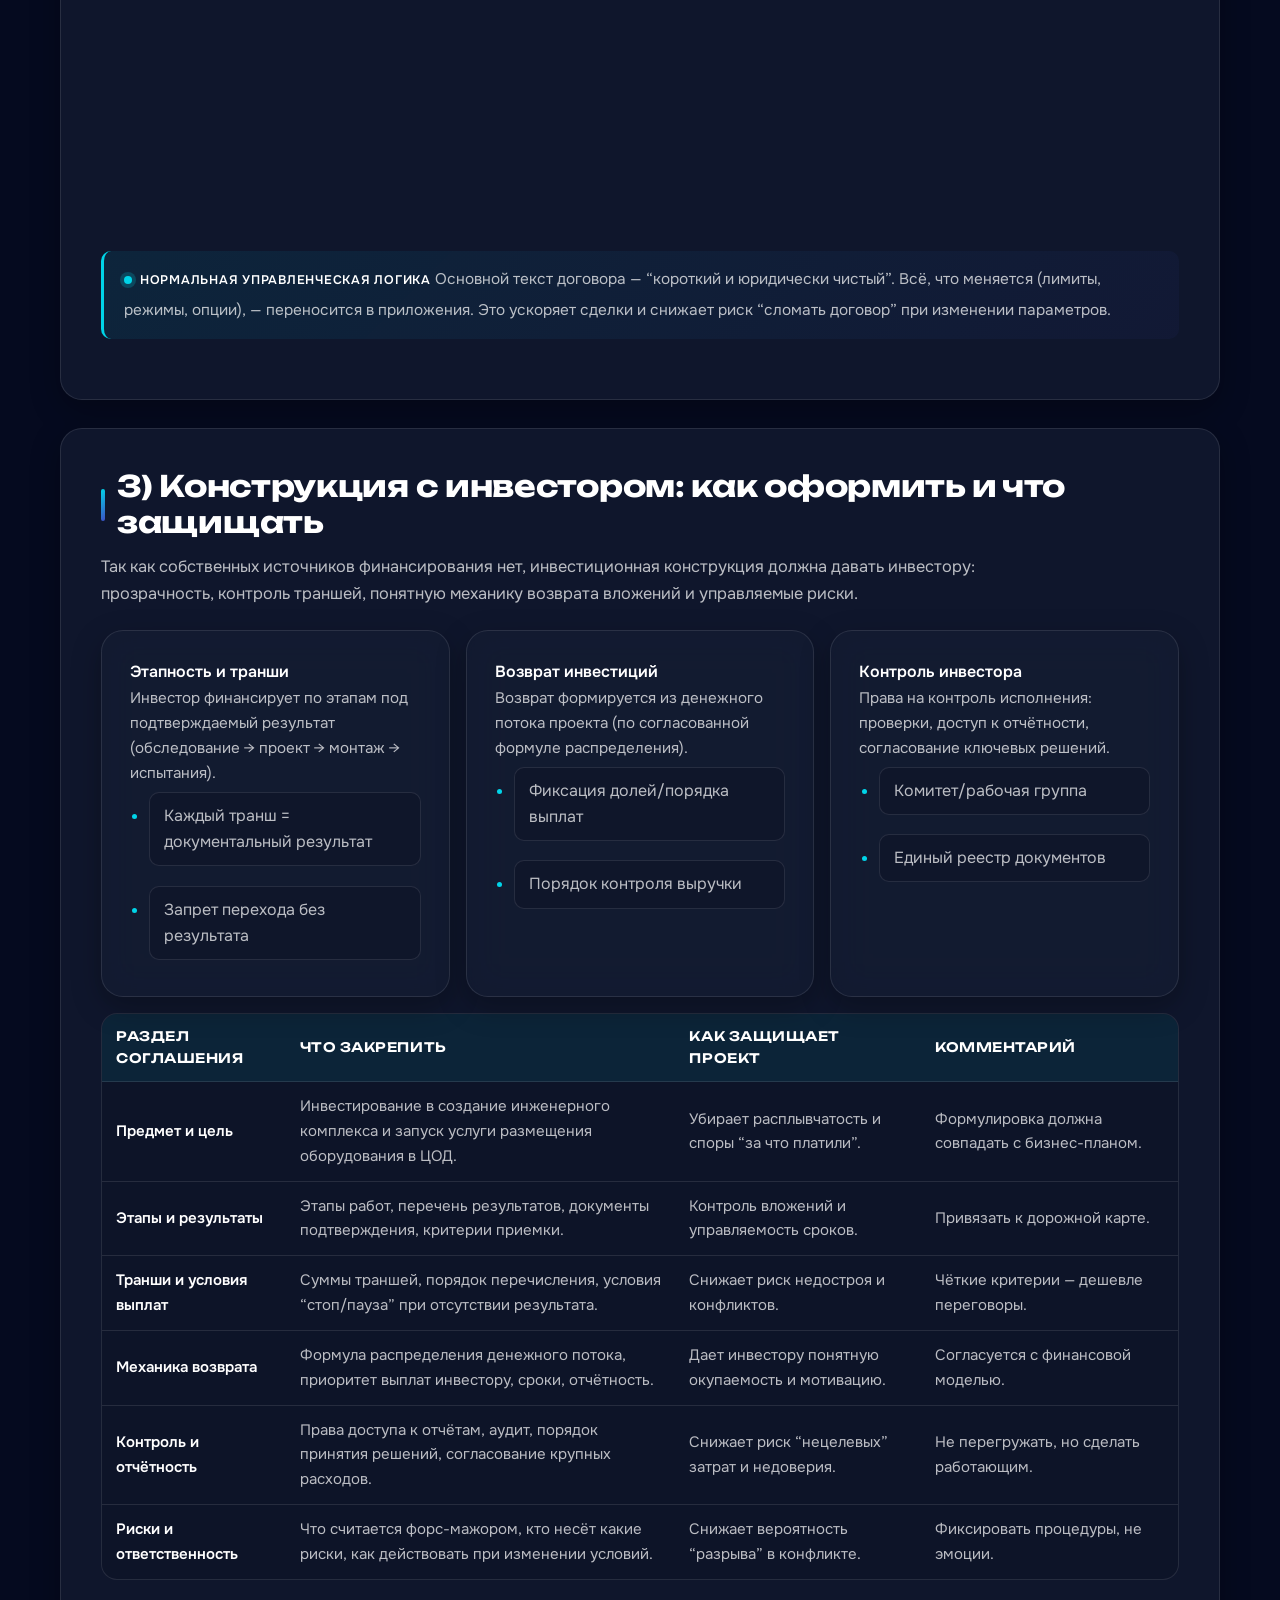
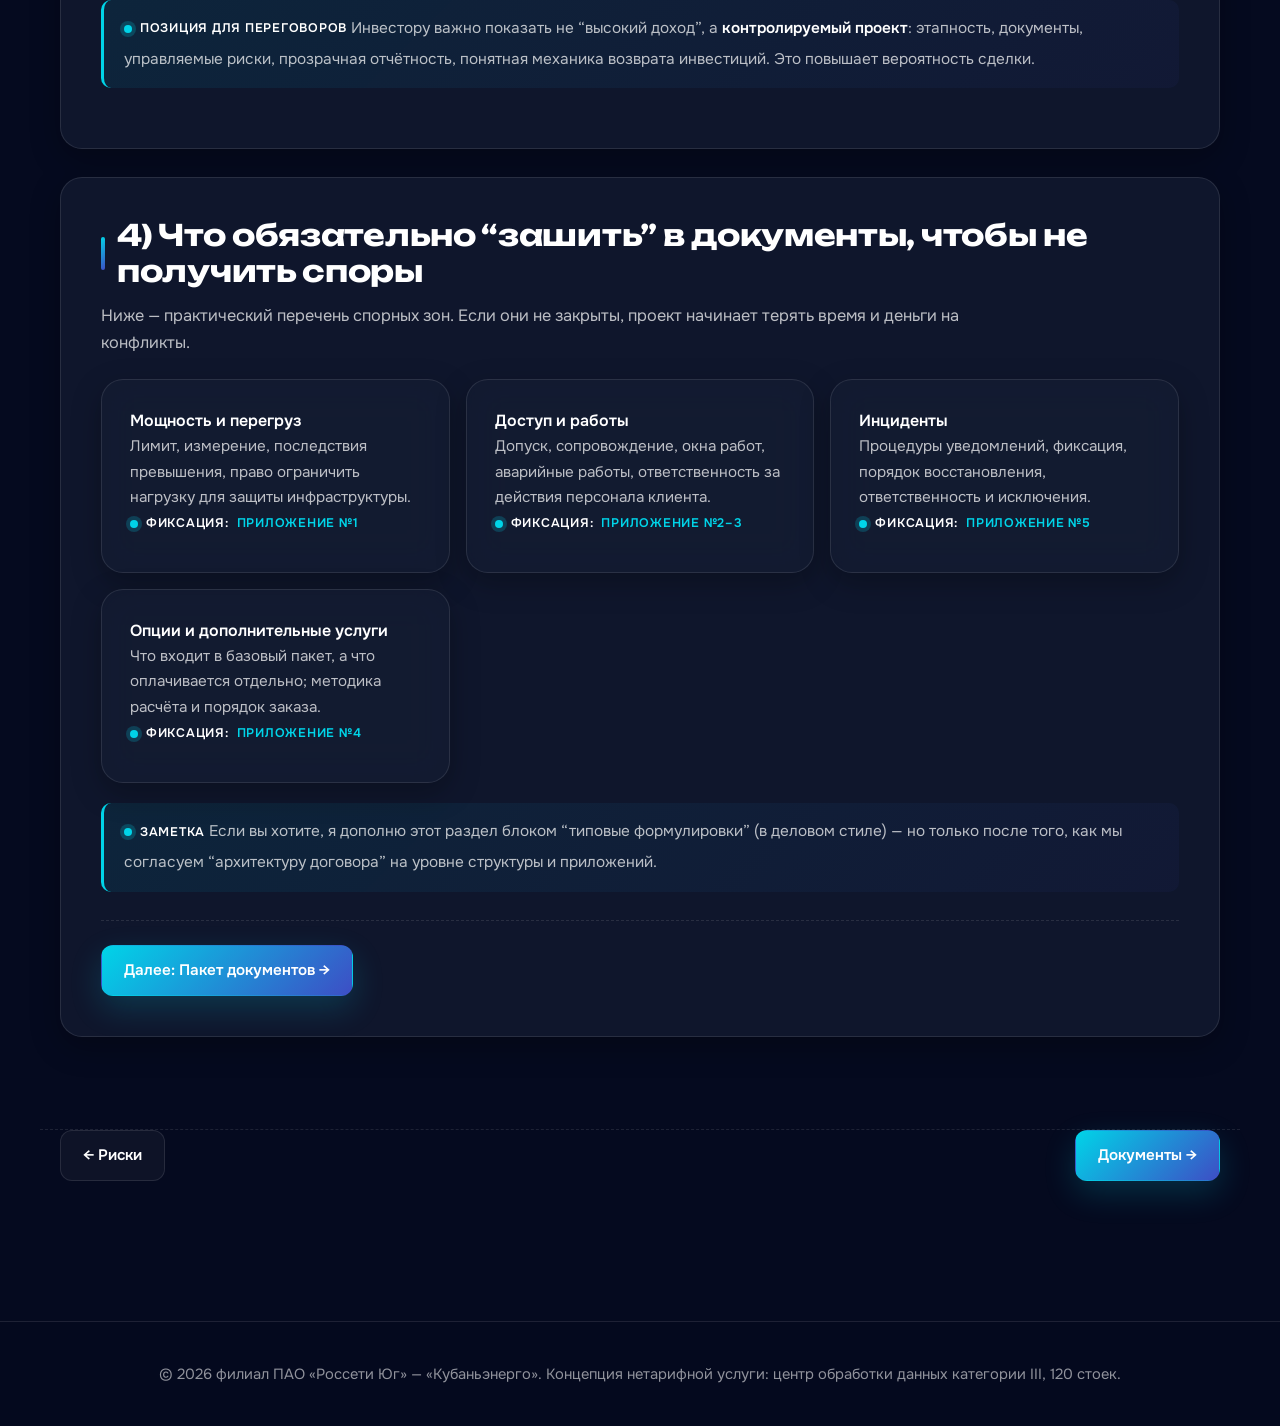
<file: contract.html>
<!DOCTYPE html>
<html lang="ru">
<head>
  <meta charset="UTF-8" />
  <meta name="viewport" content="width=device-width, initial-scale=1.0" />
  <meta name="theme-color" content="#050a1f" />
  <meta name="description" content="Раздел описывает, как юридически оформить новую нетарифную услугу и инвестиционное партнёрство так, чтобы: 1) услуга была “продаваемой”; 2) режим объекта был соблюдён; 3)" />
  <title>Правовая конструкция | ЦОД категории III на 120 стоек</title>
  <link rel="stylesheet" href="assets/styles.css" />
</head>
<body>
  <div class="bg" aria-hidden="true"></div>

  <nav class="topnav">
    <div class="topnav-inner">
      <a href="index.html" class="brand" aria-label="На главную">
        <span class="brand-logo" aria-hidden="true">
          <svg viewBox="0 0 24 24" fill="none" stroke="currentColor" stroke-width="2" stroke-linecap="round" stroke-linejoin="round">
            <rect x="3" y="4" width="18" height="6" rx="1.5"/><rect x="3" y="14" width="18" height="6" rx="1.5"/>
            <line x1="7" y1="7" x2="7.01" y2="7"/><line x1="7" y1="17" x2="7.01" y2="17"/>
          </svg>
        </span>
        <span class="brand-text">ЦОД 120 стоек<small>филиал ПАО «Россети Юг» — «Кубаньэнерго»</small></span>
      </a>
      <button class="nav-toggle" type="button" aria-label="Меню" aria-expanded="false">
        <svg viewBox="0 0 24 24" fill="none" stroke="currentColor" stroke-width="2" stroke-linecap="round"><line x1="3" y1="6" x2="21" y2="6"/><line x1="3" y1="12" x2="21" y2="12"/><line x1="3" y1="18" x2="21" y2="18"/></svg>
      </button>
      <div class="nav-links">
        <a href="index.html">Главная</a>
        <a href="glossary.html">Термины</a>
        <a href="roadmap.html">Дорожная карта</a>
        <a href="requirements.html">Требования</a>
        <a href="substations.html">Площадка</a>
        <a href="pricing.html">Тарифы</a>
        <a href="business-plan.html">Бизнес-план</a>
        <a href="investor.html">Инвестор</a>
        <a href="risks.html">Риски</a>
        <a href="contract.html" class="active">Договор</a>
        <a href="templates.html">Документы</a>
      </div>
    </div>
  </nav>

  <header class="page-head">
    <div class="electric-grid" aria-hidden="true">
      <div class="electric-line"></div><div class="electric-line"></div><div class="electric-line"></div>
    </div>
    <div class="crumbs"><a href="index.html">Главная</a> <span>/</span> <span>Правовая конструкция</span></div>
    <h1>Правовая конструкция</h1>
    <p>Раздел описывает, <b>как юридически оформить</b> новую нетарифную услугу и инвестиционное партнёрство так,
      чтобы: 1) услуга была “продаваемой”; 2) режим объекта был соблюдён; 3) ответственность сторон была ясной;
      4) денежный поток проекта был защищён. Все положения ориентированы на ЦОД категории III на <b>120 стоек</b>.</p>
  </header>

  <main class="fade-in">
<section class="section">
      <h2>1) Базовый принцип: один продукт — один набор правил</h2>
      <p class="lead">
        Главная причина конфликтов — несоответствие ожиданий клиента и реального режима объекта.
        Поэтому правовая конструкция строится так, чтобы коммерческая часть (тарифы) и эксплуатационная часть (регламенты)
        были единым продуктом: <b>что продаём — то и обеспечиваем</b>.
      </p>

      <div class="grid">
        <div class="card">
          <b>Что продаём</b>
          <p>Размещение оборудования и использование инженерной инфраструктуры: питание, охлаждение, безопасность, доступ.</p>
          <ul class="list">
            <li>Пакет “стойко-место”</li>
            <li>Опции по заявкам</li>
          </ul>
        </div>
        <div class="card">
          <b>Что фиксируем</b>
          <p>Параметры услуги, лимиты, регламенты доступа, окна работ, ответственность, порядок оплаты.</p>
          <ul class="list">
            <li>Приложения к договору</li>
            <li>Регламенты эксплуатации</li>
          </ul>
        </div>
        <div class="card">
          <b>Что защищаем</b>
          <p>Денежный поток: исключаем “серые зоны”, снижаем риск простоев и спорности с клиентами.</p>
          <ul class="list">
            <li>Чёткая граница ответственности</li>
            <li>Процедуры инцидентов</li>
          </ul>
        </div>
      </div>

      <div class="note">
        <div class="pill"><span class="dot"></span><b>Ключевая мысль для руководства</b></div>
        Договор и регламенты — это часть инженерной надёжности. Если нет чётких правил по мощности, доступу и работам —
        “категория III” перестаёт быть управляемой в реальной эксплуатации.
      </div>
    </section>

    <section class="section">
      <h2>2) Договор с клиентом: структура и смысл</h2>
      <p class="lead">
        Клиентский договор должен быть простым по смыслу, но “закрывать” все спорные зоны.
        Ниже — рекомендуемая структура: что в основном тексте, что в приложениях.
      </p>

      <div class="table-wrap" role="region" aria-label="Структура договора с клиентом" tabindex="0">
        <table>
          <thead>
            <tr>
              <th>Раздел</th>
              <th>Содержание</th>
              <th>Зачем это нужно</th>
              <th>Где фиксировать</th>
            </tr>
          </thead>
          <tbody>
            <tr>
              <td><b>Предмет</b></td>
              <td>Размещение оборудования клиента в ЦОД и предоставление доступа к инженерной инфраструктуре и сервисам эксплуатации.</td>
              <td>Убирает “аренду помещения” и спорные трактовки. Продукт = услуга.</td>
              <td>Основной текст.</td>
            </tr>
            <tr>
              <td><b>Параметры услуги</b></td>
              <td>Количество стойко-мест, лимит мощности, режим доступа, перечень базовых услуг.</td>
              <td>Фиксирует “что покупается” и что считается нарушением/доп.оплатой.</td>
              <td>Приложение №1.</td>
            </tr>
            <tr>
              <td><b>Порядок доступа и работ</b></td>
              <td>Допуск персонала клиента, сопровождение, окна работ, заявки, ответственность за действия на объекте.</td>
              <td>Минимизирует конфликты и защищает режим объекта.</td>
              <td>Приложение №2 + регламент.</td>
            </tr>
            <tr>
              <td><b>Оплата и расчёты</b></td>
              <td>Тариф(ы), порядок выставления, сроки оплаты, последствия просрочки, индексация (при необходимости).</td>
              <td>Защищает денежный поток и снижает риск дебиторской задолженности.</td>
              <td>Основной текст + приложение.</td>
            </tr>
            <tr>
              <td><b>Ответственность</b></td>
              <td>Граница ответственности сторон, ограничения по оборудованию, порядок инцидентов, исключения.</td>
              <td>Убирает “размывание ответственности” при авариях и перегрузках.</td>
              <td>Основной текст + приложения.</td>
            </tr>
            <tr>
              <td><b>Инциденты и плановые работы</b></td>
              <td>Порядок уведомлений, сроки реакции, регламент плановых работ и “окон”, фиксация событий.</td>
              <td>Снижает спорность, делает эксплуатацию прогнозируемой.</td>
              <td>Регламент + приложение.</td>
            </tr>
          </tbody>
        </table>
      </div>

      <div class="apps" aria-label="Приложения к договору с клиентом">
        <div class="head">
          <b>Рекомендуемые приложения к клиентскому договору</b>
          <span>минимальный набор для снижения спорности</span>
        </div>
        <div class="body">
          <div class="app">
            <div class="tag">№1</div>
            <div>
              <strong>Параметры размещения</strong>
              <span>Количество стойко-мест, лимит мощности (ориентир 7 кВт/стойка), перечень базовых услуг, режим эксплуатации.</span>
            </div>
          </div>
          <div class="app">
            <div class="tag">№2</div>
            <div>
              <strong>Регламент доступа</strong>
              <span>Процедуры допуска, списки лиц, сопровождение, порядок работ, учёт посещений, ответственность.</span>
            </div>
          </div>
          <div class="app">
            <div class="tag">№3</div>
            <div>
              <strong>Порядок заявок и работ</strong>
              <span>Окна работ, сроки исполнения заявок, аварийные работы, порядок согласования действий.</span>
            </div>
          </div>
          <div class="app">
            <div class="tag">№4</div>
            <div>
              <strong>Опции и дополнительные услуги</strong>
              <span>Перечень опций, правила и ставки (или методика расчёта), условия подключения линий связи.</span>
            </div>
          </div>
          <div class="app">
            <div class="tag">№5</div>
            <div>
              <strong>Порядок инцидентов</strong>
              <span>Сценарии, уведомления, фиксация событий, действия сторон, ответственность и исключения.</span>
            </div>
          </div>
        </div>
      </div>

      <div class="note">
        <div class="pill"><span class="dot"></span><b>Нормальная управленческая логика</b></div>
        Основной текст договора — “короткий и юридически чистый”. Всё, что меняется (лимиты, режимы, опции),
        — переносится в приложения. Это ускоряет сделки и снижает риск “сломать договор” при изменении параметров.
      </div>
    </section>

    <section class="section">
      <h2>3) Конструкция с инвестором: как оформить и что защищать</h2>
      <p class="lead">
        Так как собственных источников финансирования нет, инвестиционная конструкция должна давать инвестору:
        прозрачность, контроль траншей, понятную механику возврата вложений и управляемые риски.
      </p>

      <div class="grid">
        <div class="card">
          <b>Этапность и транши</b>
          <p>Инвестор финансирует по этапам под подтверждаемый результат (обследование → проект → монтаж → испытания).</p>
          <ul class="list">
            <li>Каждый транш = документальный результат</li>
            <li>Запрет перехода без результата</li>
          </ul>
        </div>
        <div class="card">
          <b>Возврат инвестиций</b>
          <p>Возврат формируется из денежного потока проекта (по согласованной формуле распределения).</p>
          <ul class="list">
            <li>Фиксация долей/порядка выплат</li>
            <li>Порядок контроля выручки</li>
          </ul>
        </div>
        <div class="card">
          <b>Контроль инвестора</b>
          <p>Права на контроль исполнения: проверки, доступ к отчётности, согласование ключевых решений.</p>
          <ul class="list">
            <li>Комитет/рабочая группа</li>
            <li>Единый реестр документов</li>
          </ul>
        </div>
      </div>

      <div class="table-wrap" role="region" aria-label="Содержание инвестиционного соглашения" tabindex="0">
        <table>
          <thead>
            <tr>
              <th>Раздел соглашения</th>
              <th>Что закрепить</th>
              <th>Как защищает проект</th>
              <th>Комментарий</th>
            </tr>
          </thead>
          <tbody>
            <tr>
              <td><b>Предмет и цель</b></td>
              <td>Инвестирование в создание инженерного комплекса и запуск услуги размещения оборудования в ЦОД.</td>
              <td>Убирает расплывчатость и споры “за что платили”.</td>
              <td>Формулировка должна совпадать с бизнес-планом.</td>
            </tr>
            <tr>
              <td><b>Этапы и результаты</b></td>
              <td>Этапы работ, перечень результатов, документы подтверждения, критерии приемки.</td>
              <td>Контроль вложений и управляемость сроков.</td>
              <td>Привязать к дорожной карте.</td>
            </tr>
            <tr>
              <td><b>Транши и условия выплат</b></td>
              <td>Суммы траншей, порядок перечисления, условия “стоп/пауза” при отсутствии результата.</td>
              <td>Снижает риск недостроя и конфликтов.</td>
              <td>Чёткие критерии — дешевле переговоры.</td>
            </tr>
            <tr>
              <td><b>Механика возврата</b></td>
              <td>Формула распределения денежного потока, приоритет выплат инвестору, сроки, отчётность.</td>
              <td>Дает инвестору понятную окупаемость и мотивацию.</td>
              <td>Согласуется с финансовой моделью.</td>
            </tr>
            <tr>
              <td><b>Контроль и отчётность</b></td>
              <td>Права доступа к отчётам, аудит, порядок принятия решений, согласование крупных расходов.</td>
              <td>Снижает риск “нецелевых” затрат и недоверия.</td>
              <td>Не перегружать, но сделать работающим.</td>
            </tr>
            <tr>
              <td><b>Риски и ответственность</b></td>
              <td>Что считается форс-мажором, кто несёт какие риски, как действовать при изменении условий.</td>
              <td>Снижает вероятность “разрыва” в конфликте.</td>
              <td>Фиксировать процедуры, не эмоции.</td>
            </tr>
          </tbody>
        </table>
      </div>

      <div class="note">
        <div class="pill"><span class="dot"></span><b>Позиция для переговоров</b></div>
        Инвестору важно показать не “высокий доход”, а <b>контролируемый проект</b>: этапность, документы, управляемые риски,
        прозрачная отчётность, понятная механика возврата инвестиций. Это повышает вероятность сделки.
      </div>
    </section>

    <section class="section">
      <h2>4) Что обязательно “зашить” в документы, чтобы не получить споры</h2>
      <p class="lead">
        Ниже — практический перечень спорных зон. Если они не закрыты, проект начинает терять время и деньги на конфликты.
      </p>

      <div class="grid">
        <div class="card">
          <b>Мощность и перегруз</b>
          <p>Лимит, измерение, последствия превышения, право ограничить нагрузку для защиты инфраструктуры.</p>
          <div class="pill"><span class="dot"></span><b>Фиксация:</b> приложение №1</div>
        </div>
        <div class="card">
          <b>Доступ и работы</b>
          <p>Допуск, сопровождение, окна работ, аварийные работы, ответственность за действия персонала клиента.</p>
          <div class="pill"><span class="dot"></span><b>Фиксация:</b> приложение №2–3</div>
        </div>
        <div class="card">
          <b>Инциденты</b>
          <p>Процедуры уведомлений, фиксация, порядок восстановления, ответственность и исключения.</p>
          <div class="pill"><span class="dot"></span><b>Фиксация:</b> приложение №5</div>
        </div>
        <div class="card">
          <b>Опции и дополнительные услуги</b>
          <p>Что входит в базовый пакет, а что оплачивается отдельно; методика расчёта и порядок заказа.</p>
          <div class="pill"><span class="dot"></span><b>Фиксация:</b> приложение №4</div>
        </div>
      </div>

      <div class="note">
        <div class="pill"><span class="dot"></span><b>Заметка</b></div>
        Если вы хотите, я дополню этот раздел блоком “типовые формулировки” (в деловом стиле) —
        но только после того, как мы согласуем “архитектуру договора” на уровне структуры и приложений.
      </div>

      <div class="actions">
        
        <a class="btn secondary" href="templates.html" aria-label="Перейти к пакету документов">Далее: Пакет документов →</a>
      </div>
    </section>
  </main>

  <div class="actions" style="max-width:var(--container);margin:0 auto;padding:0 20px 60px;">
    <a class="btn" href="risks.html">← Риски</a>
    <a class="btn primary" href="templates.html" style="margin-left:auto;">Документы →</a>
  </div>

  <footer>
    <div class="footer-inner">
      <p>&copy; 2026 филиал ПАО «Россети Юг» — «Кубаньэнерго». Концепция нетарифной услуги: центр обработки данных категории III, 120 стоек.</p>
    </div>
  </footer>

  <button id="fab-top" class="fab" type="button" aria-label="В начало страницы" title="В начало">
    <svg viewBox="0 0 24 24" fill="none" stroke="currentColor" stroke-width="2.4" stroke-linecap="round" stroke-linejoin="round"><path d="M5 15l7-7 7 7"/></svg>
  </button>

  <script src="assets/app.js"></script>
</body>
</html>
</file>
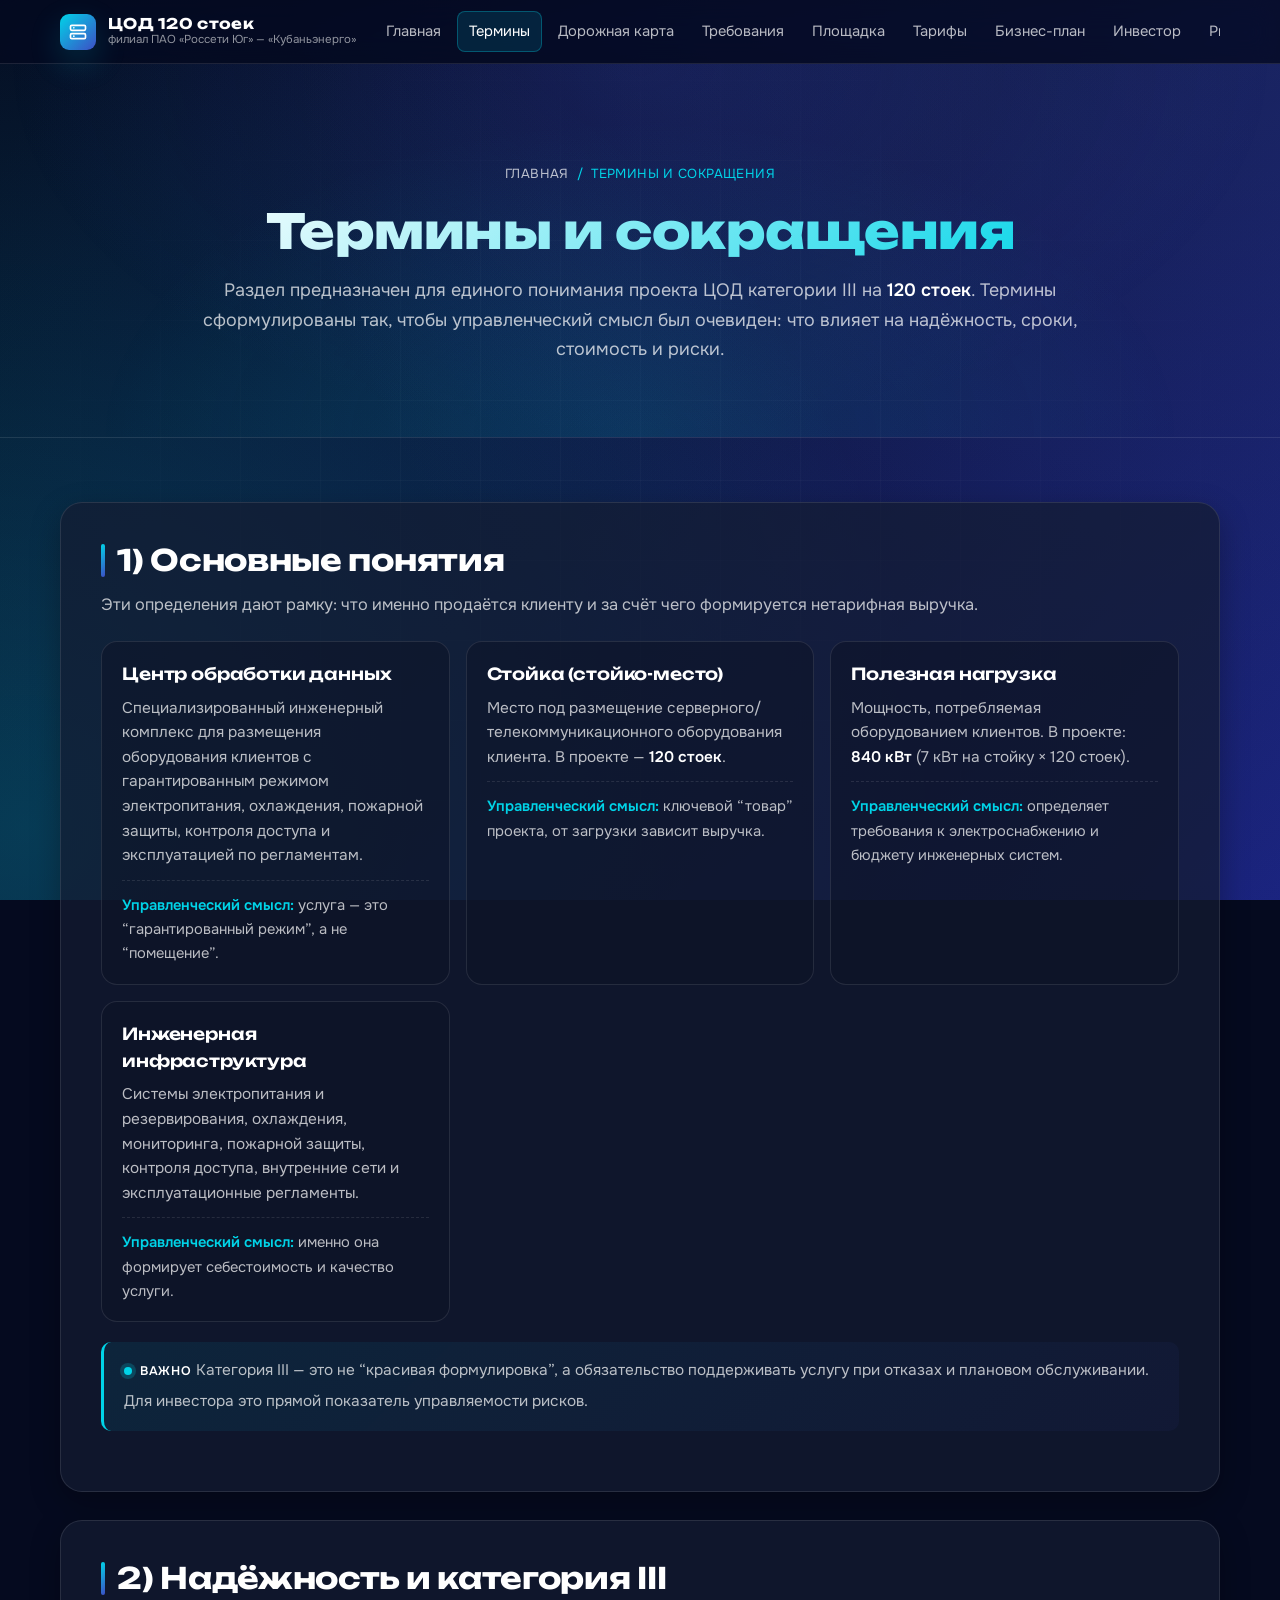
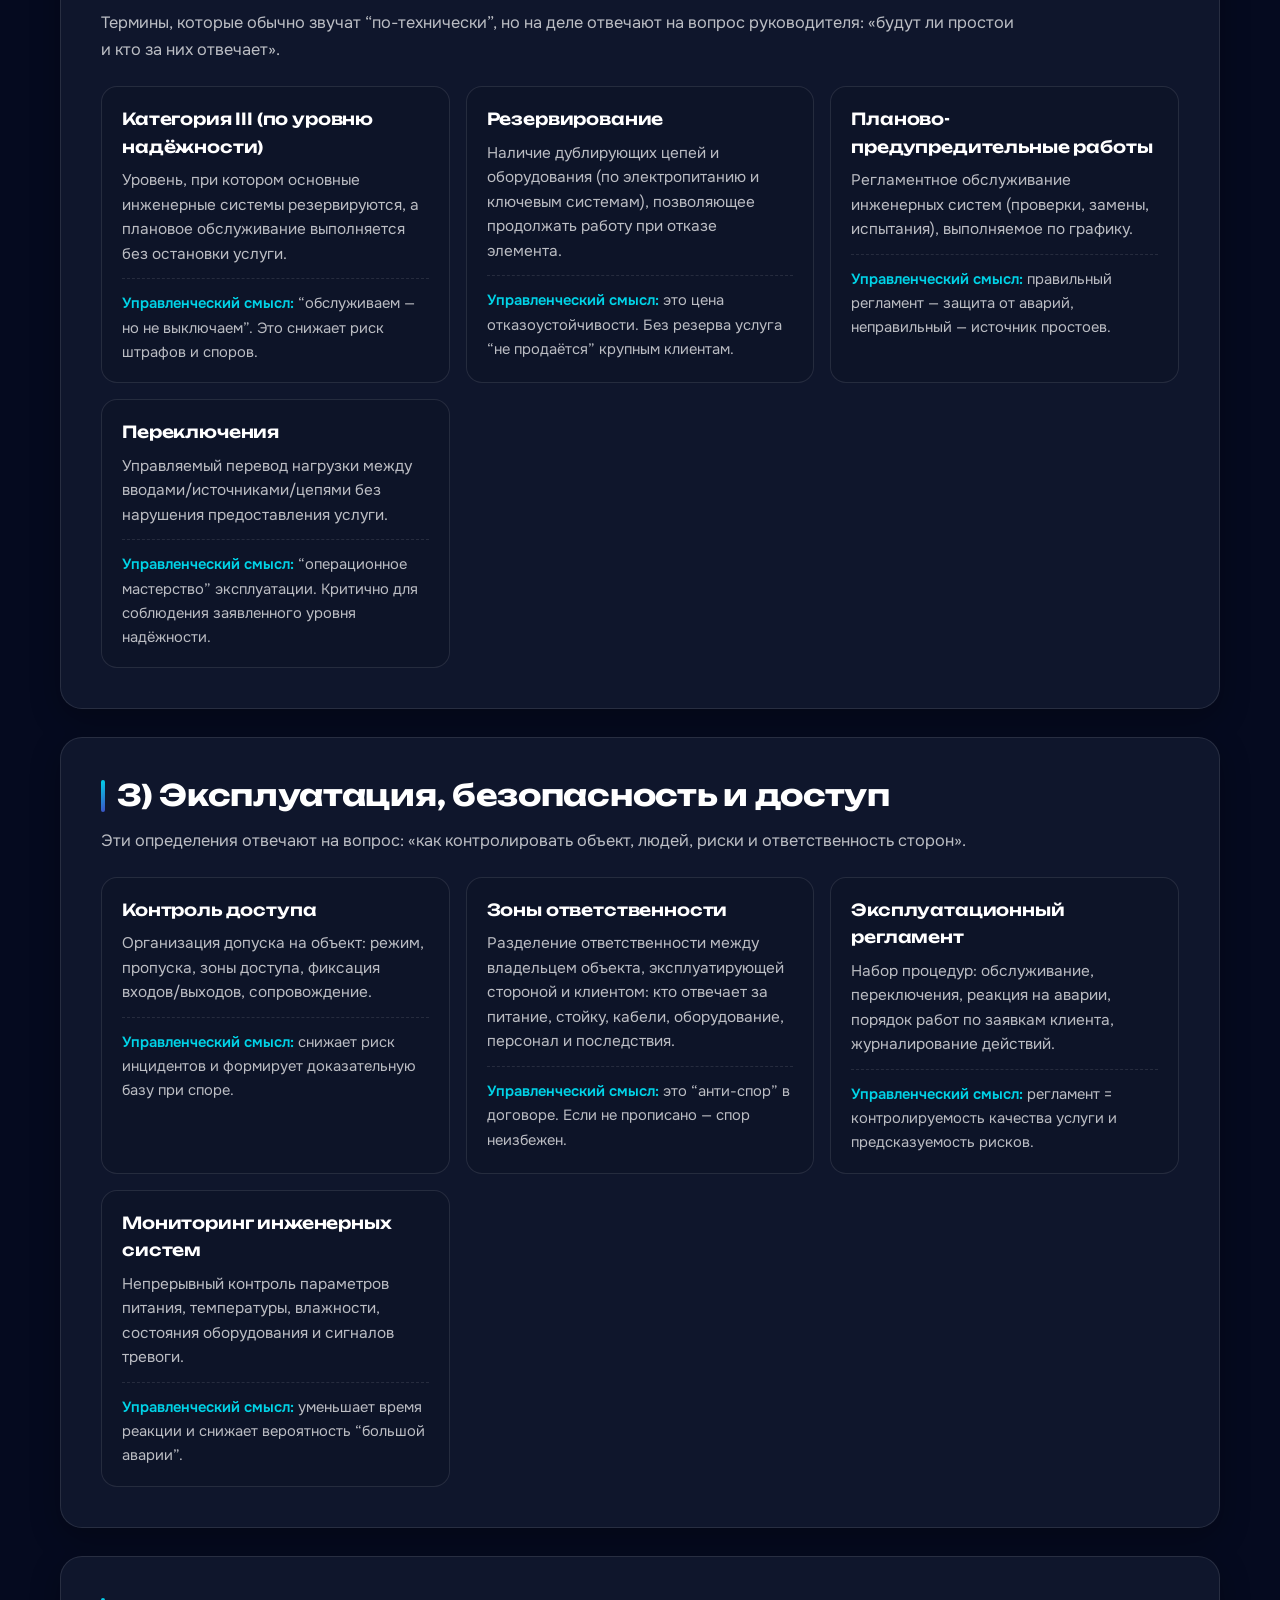
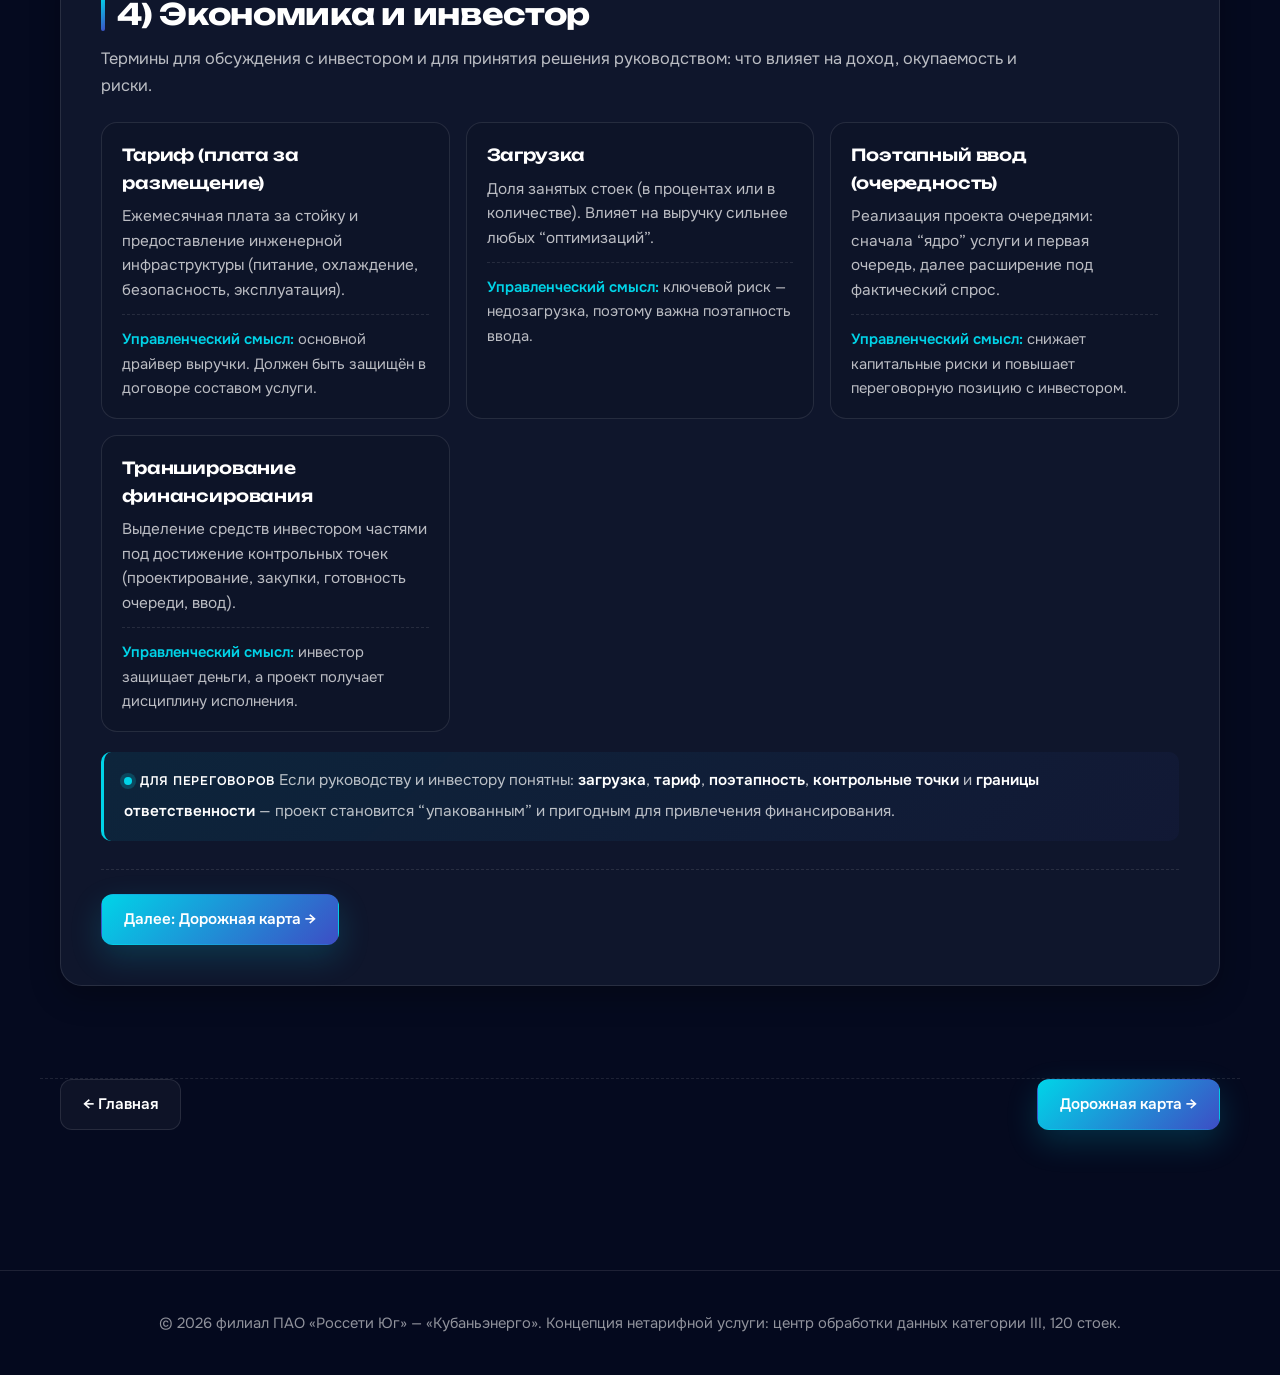
<file: glossary.html>
<!DOCTYPE html>
<html lang="ru">
<head>
  <meta charset="UTF-8" />
  <meta name="viewport" content="width=device-width, initial-scale=1.0" />
  <meta name="theme-color" content="#050a1f" />
  <meta name="description" content="Раздел предназначен для единого понимания проекта ЦОД категории III на 120 стоек. Термины сформулированы так, чтобы управленческий смысл был очевиден: что влияет на надёж" />
  <title>Термины и сокращения | ЦОД категории III на 120 стоек</title>
  <link rel="stylesheet" href="assets/styles.css" />
</head>
<body>
  <div class="bg" aria-hidden="true"></div>

  <nav class="topnav">
    <div class="topnav-inner">
      <a href="index.html" class="brand" aria-label="На главную">
        <span class="brand-logo" aria-hidden="true">
          <svg viewBox="0 0 24 24" fill="none" stroke="currentColor" stroke-width="2" stroke-linecap="round" stroke-linejoin="round">
            <rect x="3" y="4" width="18" height="6" rx="1.5"/><rect x="3" y="14" width="18" height="6" rx="1.5"/>
            <line x1="7" y1="7" x2="7.01" y2="7"/><line x1="7" y1="17" x2="7.01" y2="17"/>
          </svg>
        </span>
        <span class="brand-text">ЦОД 120 стоек<small>филиал ПАО «Россети Юг» — «Кубаньэнерго»</small></span>
      </a>
      <button class="nav-toggle" type="button" aria-label="Меню" aria-expanded="false">
        <svg viewBox="0 0 24 24" fill="none" stroke="currentColor" stroke-width="2" stroke-linecap="round"><line x1="3" y1="6" x2="21" y2="6"/><line x1="3" y1="12" x2="21" y2="12"/><line x1="3" y1="18" x2="21" y2="18"/></svg>
      </button>
      <div class="nav-links">
        <a href="index.html">Главная</a>
        <a href="glossary.html" class="active">Термины</a>
        <a href="roadmap.html">Дорожная карта</a>
        <a href="requirements.html">Требования</a>
        <a href="substations.html">Площадка</a>
        <a href="pricing.html">Тарифы</a>
        <a href="business-plan.html">Бизнес-план</a>
        <a href="investor.html">Инвестор</a>
        <a href="risks.html">Риски</a>
        <a href="contract.html">Договор</a>
        <a href="templates.html">Документы</a>
      </div>
    </div>
  </nav>

  <header class="page-head">
    <div class="electric-grid" aria-hidden="true">
      <div class="electric-line"></div><div class="electric-line"></div><div class="electric-line"></div>
    </div>
    <div class="crumbs"><a href="index.html">Главная</a> <span>/</span> <span>Термины и сокращения</span></div>
    <h1>Термины и сокращения</h1>
    <p>Раздел предназначен для единого понимания проекта ЦОД категории III на <b>120 стоек</b>.
      Термины сформулированы так, чтобы управленческий смысл был очевиден: что влияет на надёжность, сроки, стоимость и риски.</p>
  </header>

  <main class="fade-in">
<section class="section">
      <h2>1) Основные понятия</h2>
      <p class="lead">
        Эти определения дают рамку: что именно продаётся клиенту и за счёт чего формируется нетарифная выручка.
      </p>

      <div class="grid">
        <div class="term">
          <b>Центр обработки данных</b>
          <div class="desc">
            Специализированный инженерный комплекс для размещения оборудования клиентов с гарантированным режимом
            электропитания, охлаждения, пожарной защиты, контроля доступа и эксплуатацией по регламентам.
          </div>
          <div class="mgr"><span><b>Управленческий смысл:</b> услуга — это “гарантированный режим”, а не “помещение”.</span></div>
        </div>

        <div class="term">
          <b>Стойка (стойко-место)</b>
          <div class="desc">
            Место под размещение серверного/телекоммуникационного оборудования клиента. В проекте — <b>120 стоек</b>.
          </div>
          <div class="mgr"><span><b>Управленческий смысл:</b> ключевой “товар” проекта, от загрузки зависит выручка.</span></div>
        </div>

        <div class="term">
          <b>Полезная нагрузка</b>
          <div class="desc">
            Мощность, потребляемая оборудованием клиентов. В проекте: <b>840 кВт</b> (7 кВт на стойку × 120 стоек).
          </div>
          <div class="mgr"><span><b>Управленческий смысл:</b> определяет требования к электроснабжению и бюджету инженерных систем.</span></div>
        </div>

        <div class="term">
          <b>Инженерная инфраструктура</b>
          <div class="desc">
            Системы электропитания и резервирования, охлаждения, мониторинга, пожарной защиты, контроля доступа,
            внутренние сети и эксплуатационные регламенты.
          </div>
          <div class="mgr"><span><b>Управленческий смысл:</b> именно она формирует себестоимость и качество услуги.</span></div>
        </div>
      </div>

      <div class="note">
        <div class="pill"><span class="dot"></span><b>Важно</b></div>
        Категория III — это не “красивая формулировка”, а обязательство поддерживать услугу при отказах и плановом обслуживании.
        Для инвестора это прямой показатель управляемости рисков.
      </div>
    </section>

    <section class="section">
      <h2>2) Надёжность и категория III</h2>
      <p class="lead">
        Термины, которые обычно звучат “по-технически”, но на деле отвечают на вопрос руководителя:
        «будут ли простои и кто за них отвечает».
      </p>

      <div class="grid">
        <div class="term">
          <b>Категория III (по уровню надёжности)</b>
          <div class="desc">
            Уровень, при котором основные инженерные системы резервируются, а плановое обслуживание выполняется без остановки услуги.
          </div>
          <div class="mgr"><span><b>Управленческий смысл:</b> “обслуживаем — но не выключаем”. Это снижает риск штрафов и споров.</span></div>
        </div>

        <div class="term">
          <b>Резервирование</b>
          <div class="desc">
            Наличие дублирующих цепей и оборудования (по электропитанию и ключевым системам), позволяющее продолжать работу при отказе элемента.
          </div>
          <div class="mgr"><span><b>Управленческий смысл:</b> это цена отказоустойчивости. Без резерва услуга “не продаётся” крупным клиентам.</span></div>
        </div>

        <div class="term">
          <b>Планово-предупредительные работы</b>
          <div class="desc">
            Регламентное обслуживание инженерных систем (проверки, замены, испытания), выполняемое по графику.
          </div>
          <div class="mgr"><span><b>Управленческий смысл:</b> правильный регламент — защита от аварий, неправильный — источник простоев.</span></div>
        </div>

        <div class="term">
          <b>Переключения</b>
          <div class="desc">
            Управляемый перевод нагрузки между вводами/источниками/цепями без нарушения предоставления услуги.
          </div>
          <div class="mgr"><span><b>Управленческий смысл:</b> “операционное мастерство” эксплуатации. Критично для соблюдения заявленного уровня надёжности.</span></div>
        </div>
      </div>
    </section>

    <section class="section">
      <h2>3) Эксплуатация, безопасность и доступ</h2>
      <p class="lead">
        Эти определения отвечают на вопрос: «как контролировать объект, людей, риски и ответственность сторон».
      </p>

      <div class="grid">
        <div class="term">
          <b>Контроль доступа</b>
          <div class="desc">
            Организация допуска на объект: режим, пропуска, зоны доступа, фиксация входов/выходов, сопровождение.
          </div>
          <div class="mgr"><span><b>Управленческий смысл:</b> снижает риск инцидентов и формирует доказательную базу при споре.</span></div>
        </div>

        <div class="term">
          <b>Зоны ответственности</b>
          <div class="desc">
            Разделение ответственности между владельцем объекта, эксплуатирующей стороной и клиентом:
            кто отвечает за питание, стойку, кабели, оборудование, персонал и последствия.
          </div>
          <div class="mgr"><span><b>Управленческий смысл:</b> это “анти-спор” в договоре. Если не прописано — спор неизбежен.</span></div>
        </div>

        <div class="term">
          <b>Эксплуатационный регламент</b>
          <div class="desc">
            Набор процедур: обслуживание, переключения, реакция на аварии, порядок работ по заявкам клиента, журналирование действий.
          </div>
          <div class="mgr"><span><b>Управленческий смысл:</b> регламент = контролируемость качества услуги и предсказуемость рисков.</span></div>
        </div>

        <div class="term">
          <b>Мониторинг инженерных систем</b>
          <div class="desc">
            Непрерывный контроль параметров питания, температуры, влажности, состояния оборудования и сигналов тревоги.
          </div>
          <div class="mgr"><span><b>Управленческий смысл:</b> уменьшает время реакции и снижает вероятность “большой аварии”.</span></div>
        </div>
      </div>
    </section>

    <section class="section">
      <h2>4) Экономика и инвестор</h2>
      <p class="lead">
        Термины для обсуждения с инвестором и для принятия решения руководством: что влияет на доход, окупаемость и риски.
      </p>

      <div class="grid">
        <div class="term">
          <b>Тариф (плата за размещение)</b>
          <div class="desc">
            Ежемесячная плата за стойку и предоставление инженерной инфраструктуры (питание, охлаждение, безопасность, эксплуатация).
          </div>
          <div class="mgr"><span><b>Управленческий смысл:</b> основной драйвер выручки. Должен быть защищён в договоре составом услуги.</span></div>
        </div>

        <div class="term">
          <b>Загрузка</b>
          <div class="desc">
            Доля занятых стоек (в процентах или в количестве). Влияет на выручку сильнее любых “оптимизаций”.
          </div>
          <div class="mgr"><span><b>Управленческий смысл:</b> ключевой риск — недозагрузка, поэтому важна поэтапность ввода.</span></div>
        </div>

        <div class="term">
          <b>Поэтапный ввод (очередность)</b>
          <div class="desc">
            Реализация проекта очередями: сначала “ядро” услуги и первая очередь, далее расширение под фактический спрос.
          </div>
          <div class="mgr"><span><b>Управленческий смысл:</b> снижает капитальные риски и повышает переговорную позицию с инвестором.</span></div>
        </div>

        <div class="term">
          <b>Транширование финансирования</b>
          <div class="desc">
            Выделение средств инвестором частями под достижение контрольных точек (проектирование, закупки, готовность очереди, ввод).
          </div>
          <div class="mgr"><span><b>Управленческий смысл:</b> инвестор защищает деньги, а проект получает дисциплину исполнения.</span></div>
        </div>
      </div>

      <div class="note">
        <div class="pill"><span class="dot"></span><b>Для переговоров</b></div>
        Если руководству и инвестору понятны: <b>загрузка</b>, <b>тариф</b>, <b>поэтапность</b>, <b>контрольные точки</b> и <b>границы ответственности</b> —
        проект становится “упакованным” и пригодным для привлечения финансирования.
      </div>

      <div class="actions">
        
        <a class="btn secondary" href="roadmap.html" aria-label="Перейти к дорожной карте">Далее: Дорожная карта →</a>
      </div>
    </section>
  </main>

  <div class="actions" style="max-width:var(--container);margin:0 auto;padding:0 20px 60px;">
    <a class="btn" href="index.html">← Главная</a>
    <a class="btn primary" href="roadmap.html" style="margin-left:auto;">Дорожная карта →</a>
  </div>

  <footer>
    <div class="footer-inner">
      <p>&copy; 2026 филиал ПАО «Россети Юг» — «Кубаньэнерго». Концепция нетарифной услуги: центр обработки данных категории III, 120 стоек.</p>
    </div>
  </footer>

  <button id="fab-top" class="fab" type="button" aria-label="В начало страницы" title="В начало">
    <svg viewBox="0 0 24 24" fill="none" stroke="currentColor" stroke-width="2.4" stroke-linecap="round" stroke-linejoin="round"><path d="M5 15l7-7 7 7"/></svg>
  </button>

  <script src="assets/app.js"></script>
</body>
</html>
</file>
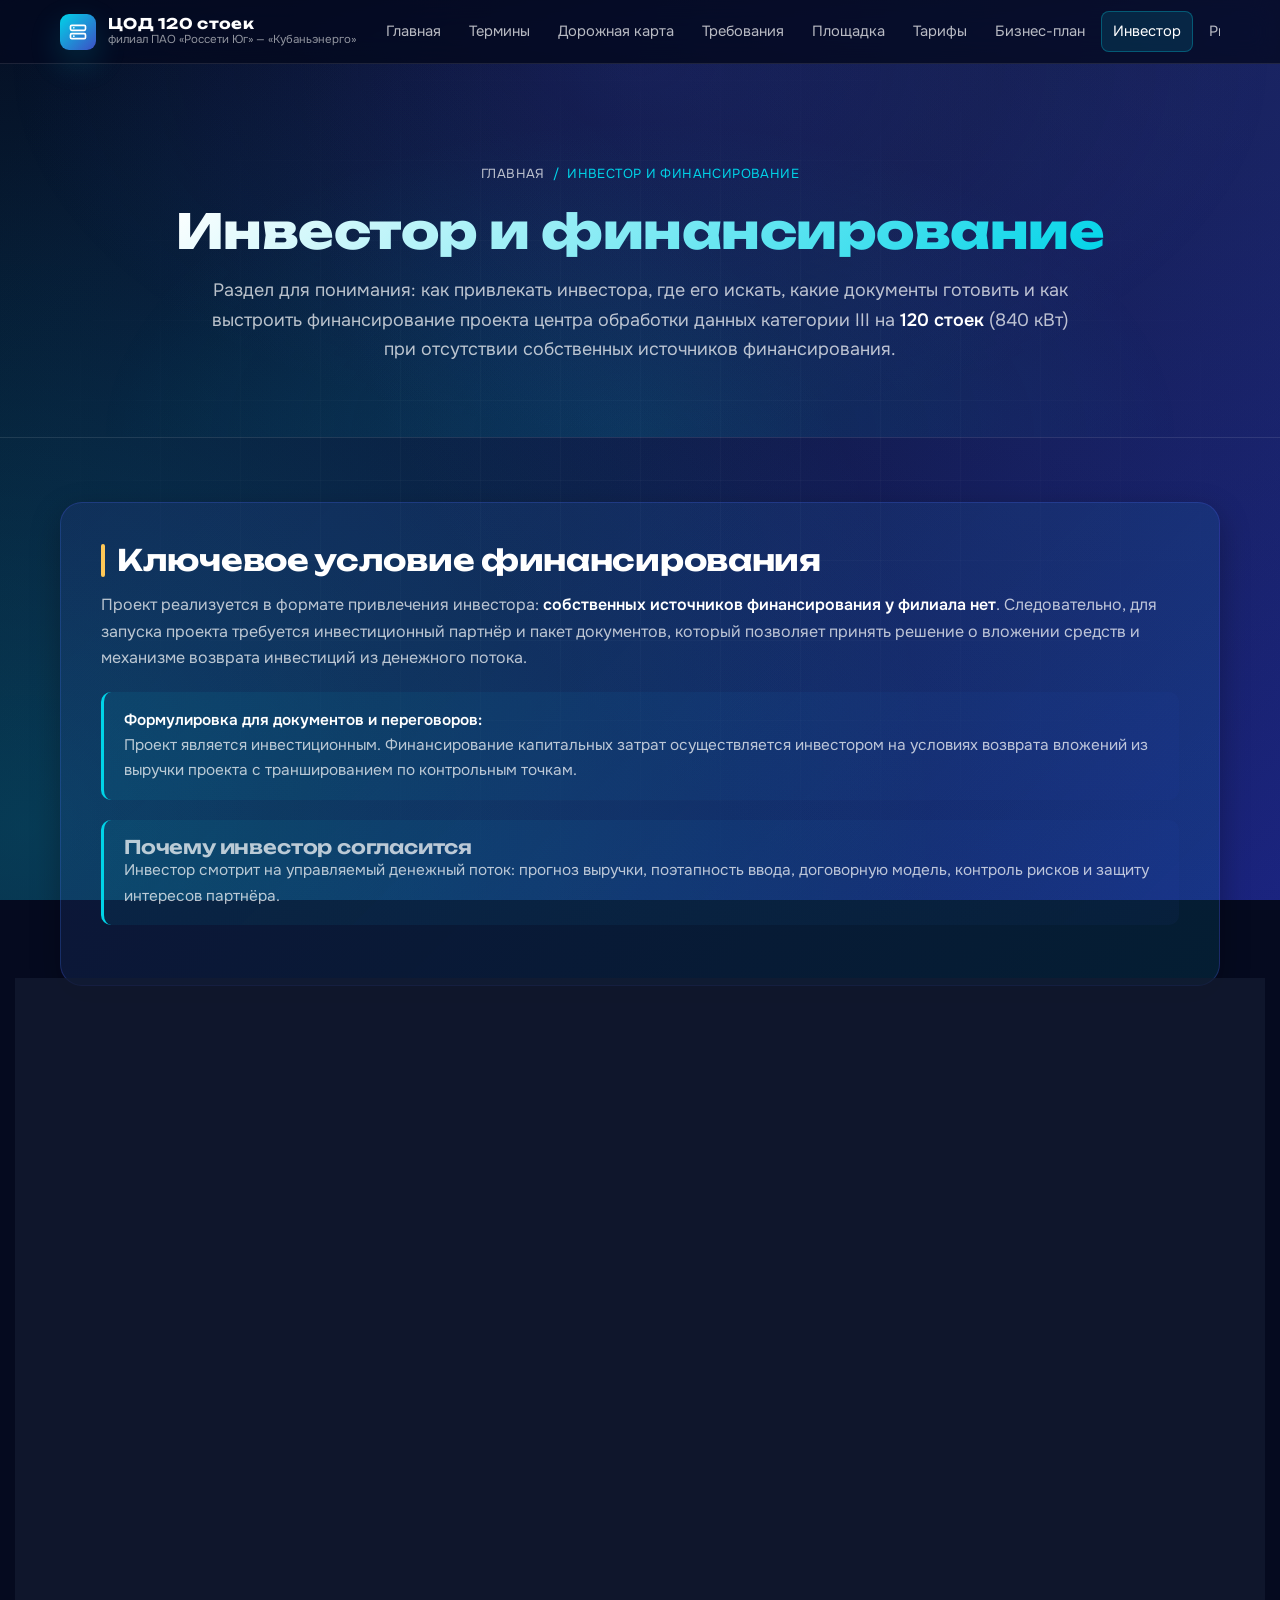
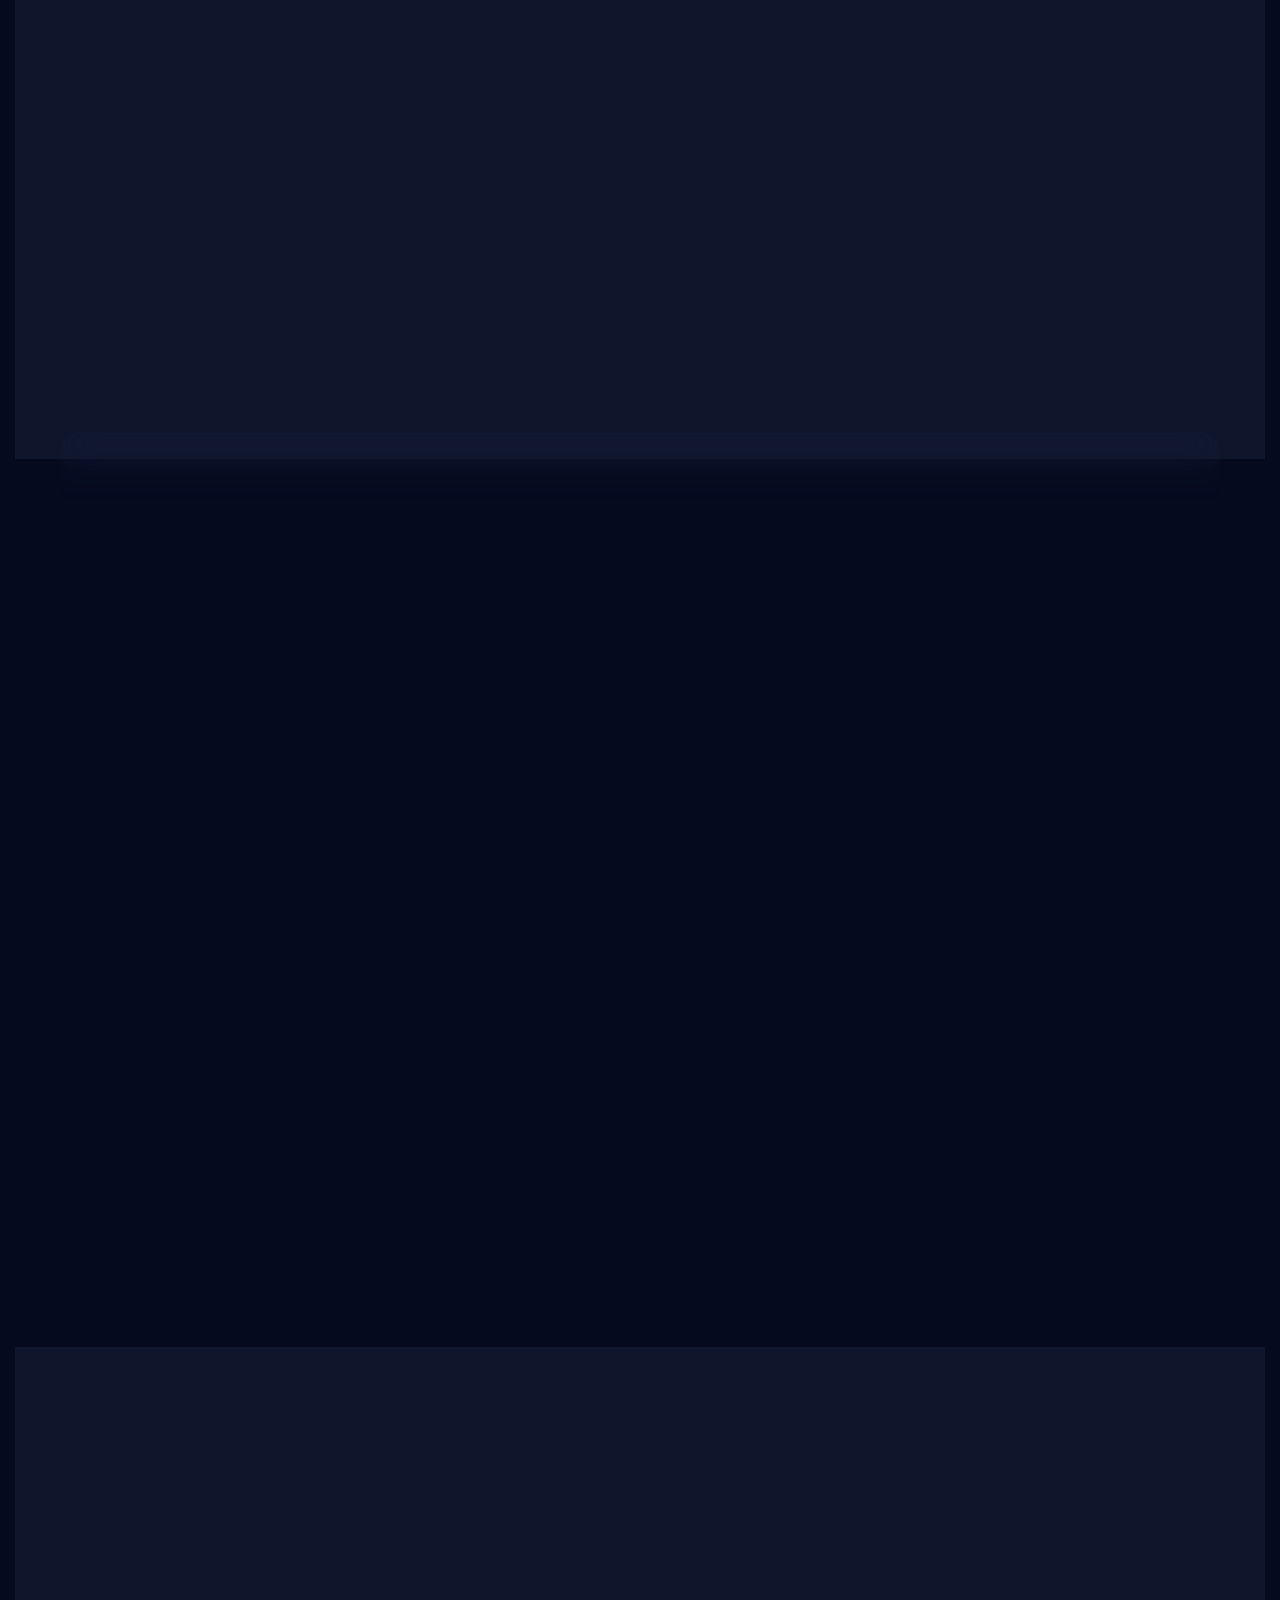
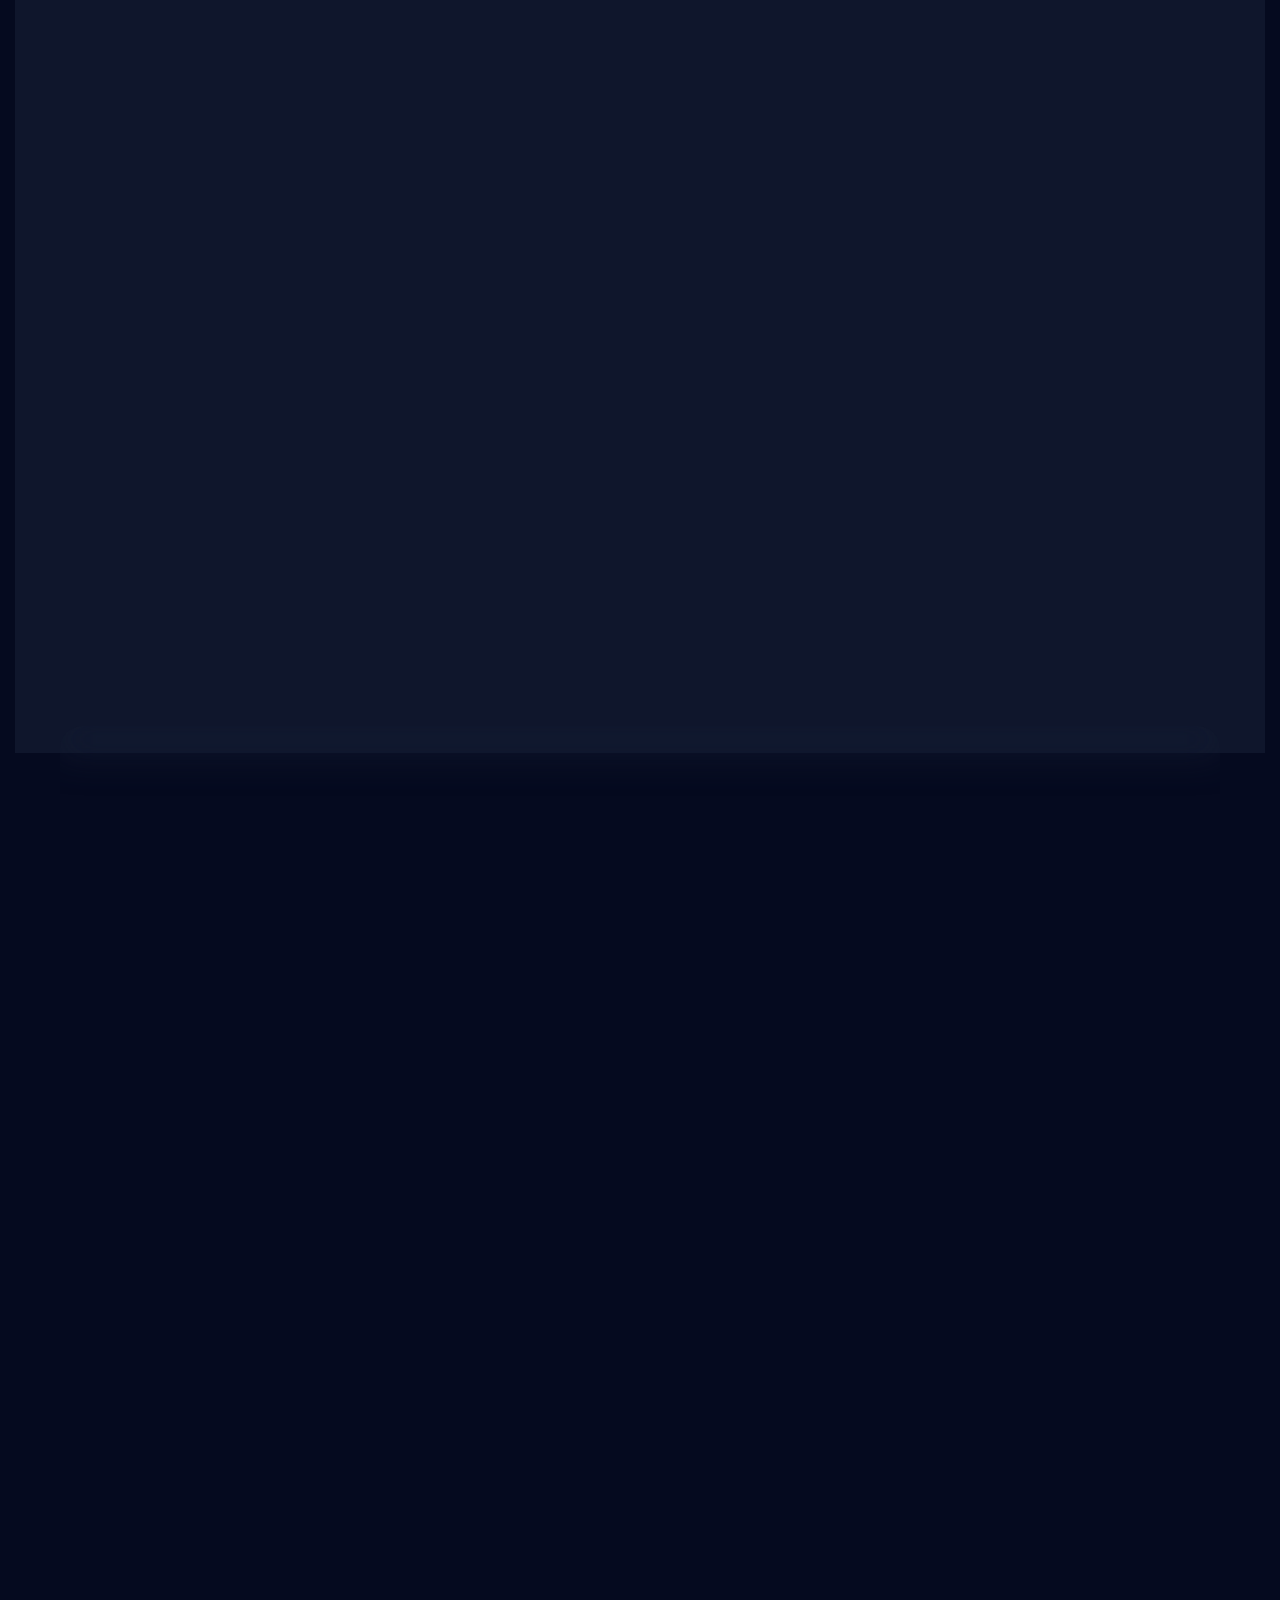
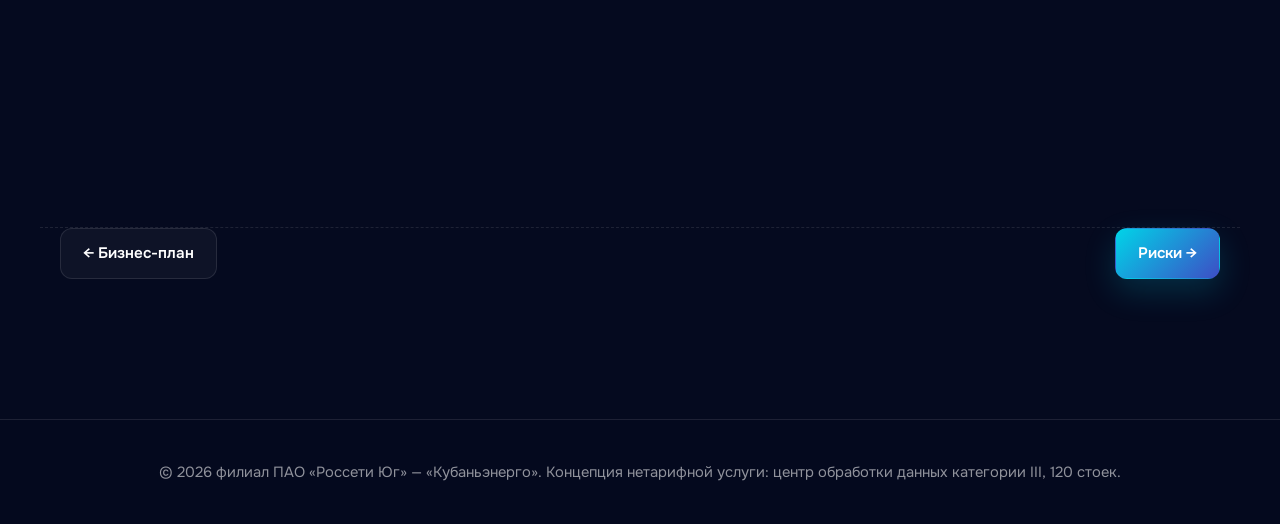
<file: investor.html>
<!DOCTYPE html>
<html lang="ru">
<head>
  <meta charset="UTF-8" />
  <meta name="viewport" content="width=device-width, initial-scale=1.0" />
  <meta name="theme-color" content="#050a1f" />
  <meta name="description" content="Раздел для понимания: как привлекать инвестора, где его искать, какие документы готовить и как выстроить финансирование проекта центра обработки данных категории III на 1" />
  <title>Инвестор и финансирование | ЦОД категории III на 120 стоек</title>
  <link rel="stylesheet" href="assets/styles.css" />
</head>
<body>
  <div class="bg" aria-hidden="true"></div>

  <nav class="topnav">
    <div class="topnav-inner">
      <a href="index.html" class="brand" aria-label="На главную">
        <span class="brand-logo" aria-hidden="true">
          <svg viewBox="0 0 24 24" fill="none" stroke="currentColor" stroke-width="2" stroke-linecap="round" stroke-linejoin="round">
            <rect x="3" y="4" width="18" height="6" rx="1.5"/><rect x="3" y="14" width="18" height="6" rx="1.5"/>
            <line x1="7" y1="7" x2="7.01" y2="7"/><line x1="7" y1="17" x2="7.01" y2="17"/>
          </svg>
        </span>
        <span class="brand-text">ЦОД 120 стоек<small>филиал ПАО «Россети Юг» — «Кубаньэнерго»</small></span>
      </a>
      <button class="nav-toggle" type="button" aria-label="Меню" aria-expanded="false">
        <svg viewBox="0 0 24 24" fill="none" stroke="currentColor" stroke-width="2" stroke-linecap="round"><line x1="3" y1="6" x2="21" y2="6"/><line x1="3" y1="12" x2="21" y2="12"/><line x1="3" y1="18" x2="21" y2="18"/></svg>
      </button>
      <div class="nav-links">
        <a href="index.html">Главная</a>
        <a href="glossary.html">Термины</a>
        <a href="roadmap.html">Дорожная карта</a>
        <a href="requirements.html">Требования</a>
        <a href="substations.html">Площадка</a>
        <a href="pricing.html">Тарифы</a>
        <a href="business-plan.html">Бизнес-план</a>
        <a href="investor.html" class="active">Инвестор</a>
        <a href="risks.html">Риски</a>
        <a href="contract.html">Договор</a>
        <a href="templates.html">Документы</a>
      </div>
    </div>
  </nav>

  <header class="page-head">
    <div class="electric-grid" aria-hidden="true">
      <div class="electric-line"></div><div class="electric-line"></div><div class="electric-line"></div>
    </div>
    <div class="crumbs"><a href="index.html">Главная</a> <span>/</span> <span>Инвестор и финансирование</span></div>
    <h1>Инвестор и финансирование</h1>
    <p>Раздел для понимания: как привлекать инвестора, где его искать, какие документы готовить и
      как выстроить финансирование проекта центра обработки данных категории III на <b>120 стоек</b> (840 кВт)
      при отсутствии собственных источников финансирования.</p>
  </header>

  <main class="fade-in">
<section class="section invest">
      <h2>Ключевое условие финансирования</h2>
      <p>
        Проект реализуется в формате привлечения инвестора: <b>собственных источников финансирования у филиала нет</b>.
        Следовательно, для запуска проекта требуется инвестиционный партнёр и пакет документов, который позволяет
        принять решение о вложении средств и механизме возврата инвестиций из денежного потока.
      </p>

      <div class="callout">
        <b>Формулировка для документов и переговоров:</b>
        <p>
          Проект является инвестиционным. Финансирование капитальных затрат осуществляется инвестором на условиях возврата вложений
          из выручки проекта с траншированием по контрольным точкам.
        </p>
      </div>

      <div class="note">
        <h3>Почему инвестор согласится</h3>
        <p>
          Инвестор смотрит на управляемый денежный поток: прогноз выручки, поэтапность ввода, договорную модель, контроль рисков и защиту интересов партнёра.
        </p>
      </div>
    </section>

    
    <section class="section">
      <h2>Где искать инвестора</h2>
      <p>
        Ниже — практические каналы поиска, включая торговые площадки и “витрины проектов”.
        Логика: сначала публикуем краткий пакет (тизер), затем по запросу раскрываем расширенный пакет.
      </p>

      <div class="grid">
        <div class="box">
          <h3><span class="icon">🏛️</span>Инвестиционные витрины регионов</h3>
          <ul>
            <li>инвестиционные порталы субъектов и муниципалитетов;</li>
            <li>витрины проектов при корпорациях развития;</li>
            <li>форматы: “паспорт проекта”, “инвестпредложение”.</li>
          </ul>
          <div class="muted">Подходит, если проект привязан к территории и инфраструктуре.</div>
        </div>

        <div class="box">
          <h3><span class="icon">🧾</span>Электронные торговые площадки</h3>
          <ul>
            <li>размещение “инвестиционного лота” в формате предложения;</li>
            <li>поиск партнёров через разделы “закупки/проекты/продажи”;</li>
            <li>подготовка пакета условий и требований к инвестору.</li>
          </ul>
          <div class="muted">Подходит для структурирования сделки и фиксации условий.</div>
        </div>

        <div class="box">
          <h3><span class="icon">🏦</span>Финансовые и стратегические партнёры</h3>
          <ul>
            <li>банки и лизинговые структуры (в т.ч. проектное финансирование);</li>
            <li>инфраструктурные фонды и частные инвесторы;</li>
            <li>операторы связи и крупные потребители как партнёры.</li>
          </ul>
          <div class="muted">Эффективно при наличии якорного клиента.</div>
        </div>

        <div class="box">
          <h3><span class="icon">🤝</span>Профильные отраслевые контакты</h3>
          <ul>
            <li>профильные мероприятия и переговорные треки;</li>
            <li>действующие подрядчики и поставщики (как партнёры);</li>
            <li>операторы связи и центры обработки данных в регионах.</li>
          </ul>
          <div class="muted">Часто самый быстрый канал при правильной “упаковке”.</div>
        </div>
      </div>

      <div class="note">
        <h3>Практическая рекомендация</h3>
        <p>
          На площадках публикуется “краткий тизер” без чувствительных деталей.
          Расширенный пакет предоставляется после подтверждения интереса и согласования режима раскрытия информации.
        </p>
      </div>
    </section>

    
    <section class="section invest">
      <h2>Алгоритм поиска инвестора (управленческий)</h2>
      <p>
        Этот алгоритм можно использовать как внутренний регламент: кто что делает, какие документы готовятся и какие результаты считаются достаточными
        для перехода к следующему шагу.
      </p>

      <div class="grid">
        <div class="box">
          <h3><span class="icon">1</span>Упаковка проекта</h3>
          <ul>
            <li>фиксируем параметры: 120 стоек, 840 кВт, категория III;</li>
            <li>определяем модель сделки и возврата инвестиций;</li>
            <li>готовим краткий и расширенный пакет.</li>
          </ul>
          <div class="muted">Выход: “инвестиционный тизер” и полный пакет документов.</div>
        </div>

        <div class="box">
          <h3><span class="icon">2</span>Публикация и рассылка</h3>
          <ul>
            <li>размещение на витринах/площадках;</li>
            <li>адресная рассылка потенциальным инвесторам;</li>
            <li>реестр контактов и статусов переговоров.</li>
          </ul>
          <div class="muted">Выход: список заинтересованных инвесторов.</div>
        </div>

        <div class="box">
          <h3><span class="icon">3</span>Отбор и переговоры</h3>
          <ul>
            <li>обсуждение условий, механизмов контроля и возврата;</li>
            <li>согласование этапности финансирования;</li>
            <li>подготовка рамочного соглашения.</li>
          </ul>
          <div class="muted">Выход: согласованные ключевые условия.</div>
        </div>

        <div class="box">
          <h3><span class="icon">4</span>Фиксация сделки</h3>
          <ul>
            <li>подписание рамочных документов;</li>
            <li>утверждение дорожной карты и контрольных точек;</li>
            <li>подготовка проектирования и закупок.</li>
          </ul>
          <div class="muted">Выход: запуск прединвестиционного этапа.</div>
        </div>
      </div>

      <div class="note">
        <h3>Контрольное правило</h3>
        <p>
          До подписания рамочных условий инвестора не рекомендуется начинать капиталоёмкие действия: проектирование возможно,
          но закупки и работы — только под транширование и контрольные точки.
        </p>
      </div>
    </section>

    
    <section class="section">
      <h2>Пакет документов для инвестора</h2>
      <p>
        Инвестор хочет видеть: масштаб, экономику, риски и механизм контроля.
        Пакет документов должен быть структурирован, чтобы решение принималось быстро, а не “в переписке”.
      </p>

      <div class="table-wrap" aria-label="Пакет документов для инвестора">
        <table>
          <thead>
            <tr>
              <th>Документ</th>
              <th>Содержание</th>
              <th>Зачем инвестору</th>
              <th>Статус</th>
            </tr>
          </thead>
          <tbody>
            <tr>
              <td><b>Инвестиционный тизер</b></td>
              <td>краткое описание проекта, параметры, выручка, запрос</td>
              <td>быстро понять, стоит ли углубляться</td>
              <td>публикуется на площадках</td>
            </tr>
            <tr>
              <td><b>Инвестиционная записка</b></td>
              <td>подробная логика проекта, рынок, модель выручки, риски</td>
              <td>принять принципиальное решение</td>
              <td>по запросу инвестора</td>
            </tr>
            <tr>
              <td><b>Финансовая модель</b></td>
              <td>сценарии 150/170/180 тыс. руб., динамика загрузки, денежный поток</td>
              <td>понять окупаемость и чувствительность</td>
              <td>по запросу инвестора</td>
            </tr>
            <tr>
              <td><b>Техническая концепция</b></td>
              <td>категория III, состав систем, поэтапность ввода</td>
              <td>проверить реализуемость и риски</td>
              <td>по запросу инвестора</td>
            </tr>
            <tr>
              <td><b>Дорожная карта</b></td>
              <td>этапы, контрольные точки, логика траншей</td>
              <td>контроль выполнения и прозрачность</td>
              <td>в составе пакета</td>
            </tr>
            <tr>
              <td><b>Условия инвестора (проект)</b></td>
              <td>механизм финансирования, контроль, возврат, ответственность</td>
              <td>понять, как защищены интересы</td>
              <td>под переговоры</td>
            </tr>
            <tr>
              <td><b>Проекты договоров</b></td>
              <td>договор с клиентом, регламент доступа, ответственность</td>
              <td>понимание стабильности выручки и споров</td>
              <td>по запросу инвестора</td>
            </tr>
          </tbody>
        </table>
      </div>

      <div class="note">
        <h3>Критично</h3>
        <p>
          Для ускорения сделки пакет должен быть “двухуровневым”: публичный тизер и закрытый расширенный пакет,
          который выдаётся после подтверждения интереса.
        </p>
      </div>
    </section>

    
    <section class="section invest">
      <h2>Варианты структуры сделки с инвестором</h2>
      <p>
        Ниже — базовые варианты структуры. Итоговый выбор делается с учётом требований группы, корпоративных процедур и позиции инвестора.
        Формулировки — управленческие, без “юридических деталей” на этой странице.
      </p>

      <div class="grid">
        <div class="box">
          <h3><span class="icon">🏗️</span>Инвестор строит, филиал покупает услугу</h3>
          <ul>
            <li>инвестор финансирует и создаёт объект;</li>
            <li>филиал обеспечивает площадку/условия и продажи;</li>
            <li>возврат инвестиций — из выручки по формуле.</li>
          </ul>
          <div class="muted">Плюс: минимизация капитальных затрат у филиала.</div>
        </div>

        <div class="box">
          <h3><span class="icon">🤝</span>Совместный проект с разделением потоков</h3>
          <ul>
            <li>инвестор финансирует капитальные затраты;</li>
            <li>филиал отвечает за эксплуатацию и продажи;</li>
            <li>выручка распределяется по согласованной модели.</li>
          </ul>
          <div class="muted">Плюс: совместная ответственность и мотивация.</div>
        </div>

        <div class="box">
          <h3><span class="icon">📦</span>Модульное финансирование по очередям</h3>
          <ul>
            <li>ввод первой очереди как минимально достаточного ядра;</li>
            <li>финансирование расширения — по фактической загрузке;</li>
            <li>снижение риска недозагрузки и “лишнего” капитала.</li>
          </ul>
          <div class="muted">Плюс: оптимальная управляемость и гибкость.</div>
        </div>

        <div class="box">
          <h3><span class="icon">🧾</span>Финансирование через договорные обязательства</h3>
          <ul>
            <li>якорные договоры с клиентами обеспечивают прогноз;</li>
            <li>инвестор финансирует под подтверждённый спрос;</li>
            <li>контроль: выполнение условий и качество эксплуатации.</li>
          </ul>
          <div class="muted">Плюс: лучший вариант при наличии якорного клиента.</div>
        </div>
      </div>

      <div class="note">
        <h3>Управленческий вывод</h3>
        <p>
          Самый сильный аргумент в переговорах — связка “поэтапность + контрольные точки + договорная защита + план продаж”.
          Это делает проект понятным даже консервативному инвестору.
        </p>
      </div>

      
    </section>
  </main>

  <div class="actions" style="max-width:var(--container);margin:0 auto;padding:0 20px 60px;">
    <a class="btn" href="business-plan.html">← Бизнес-план</a>
    <a class="btn primary" href="risks.html" style="margin-left:auto;">Риски →</a>
  </div>

  <footer>
    <div class="footer-inner">
      <p>&copy; 2026 филиал ПАО «Россети Юг» — «Кубаньэнерго». Концепция нетарифной услуги: центр обработки данных категории III, 120 стоек.</p>
    </div>
  </footer>

  <button id="fab-top" class="fab" type="button" aria-label="В начало страницы" title="В начало">
    <svg viewBox="0 0 24 24" fill="none" stroke="currentColor" stroke-width="2.4" stroke-linecap="round" stroke-linejoin="round"><path d="M5 15l7-7 7 7"/></svg>
  </button>

  <script src="assets/app.js"></script>
</body>
</html>
</file>
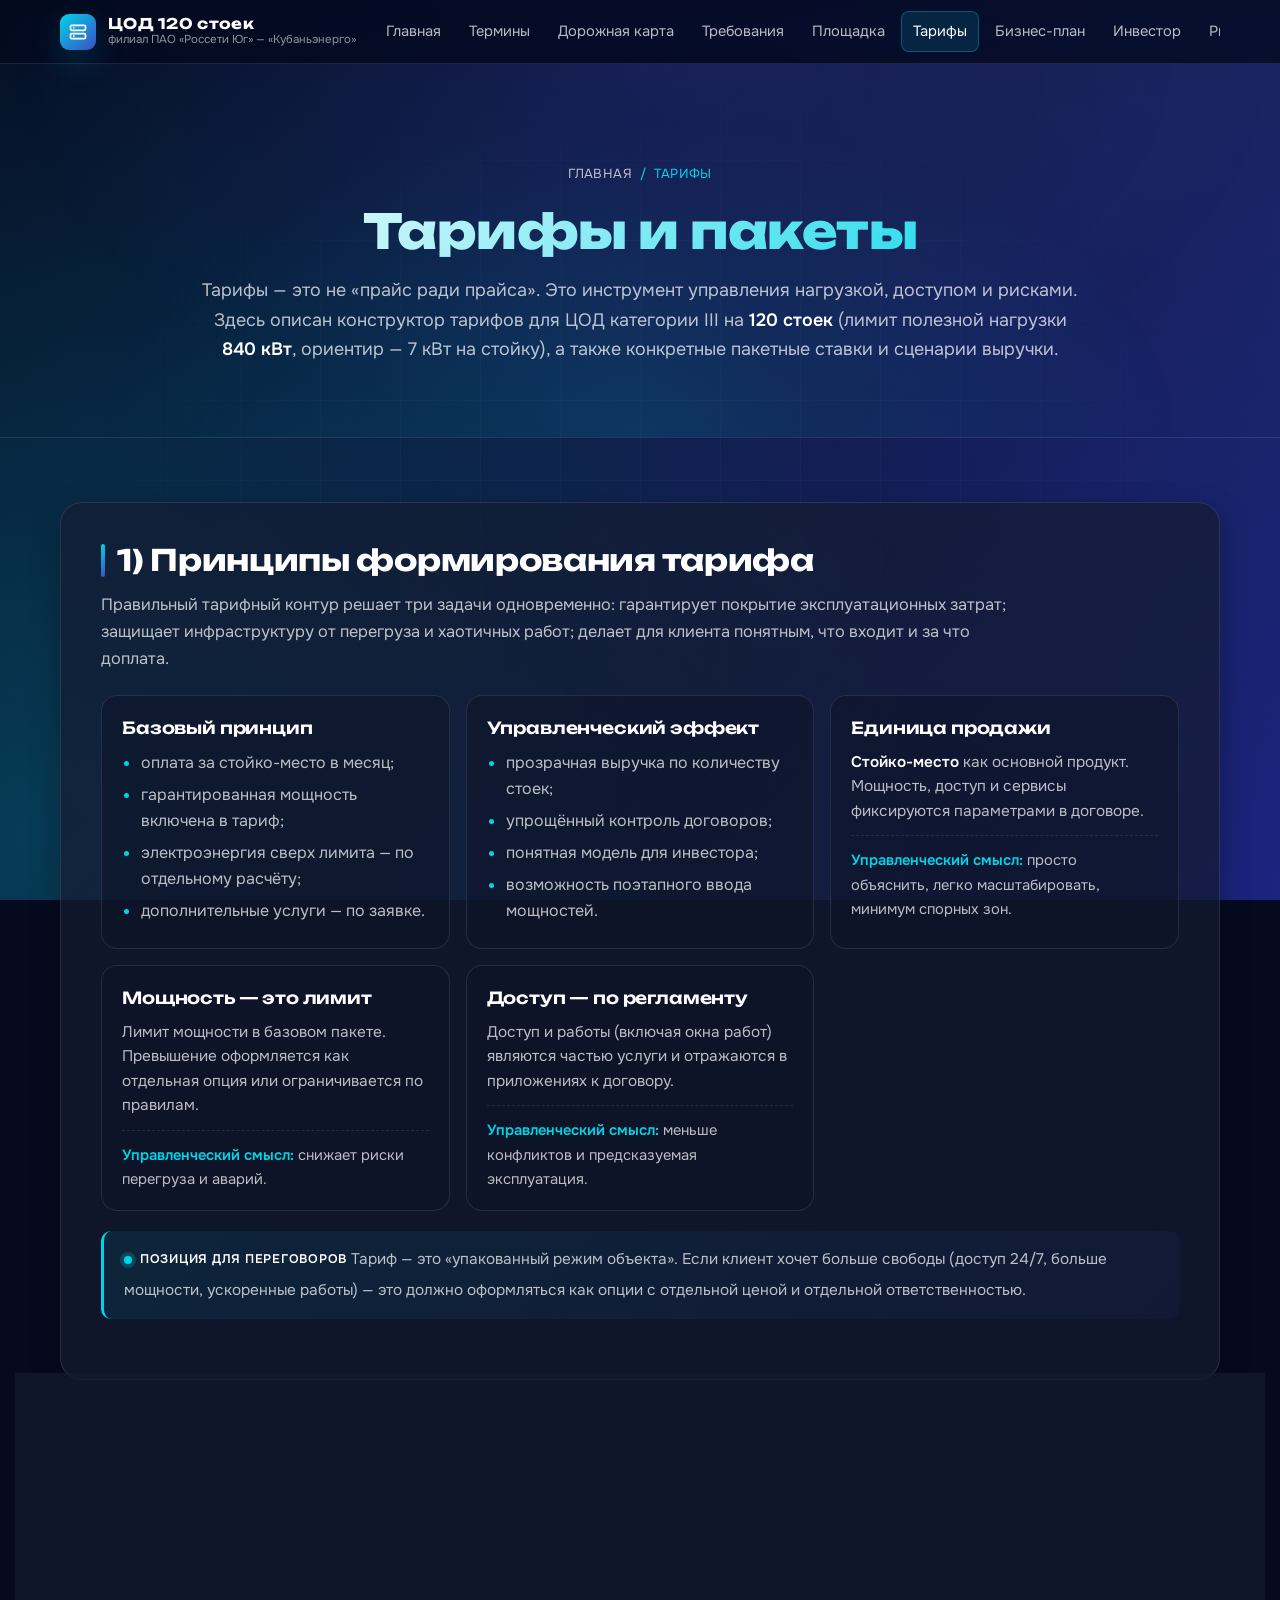
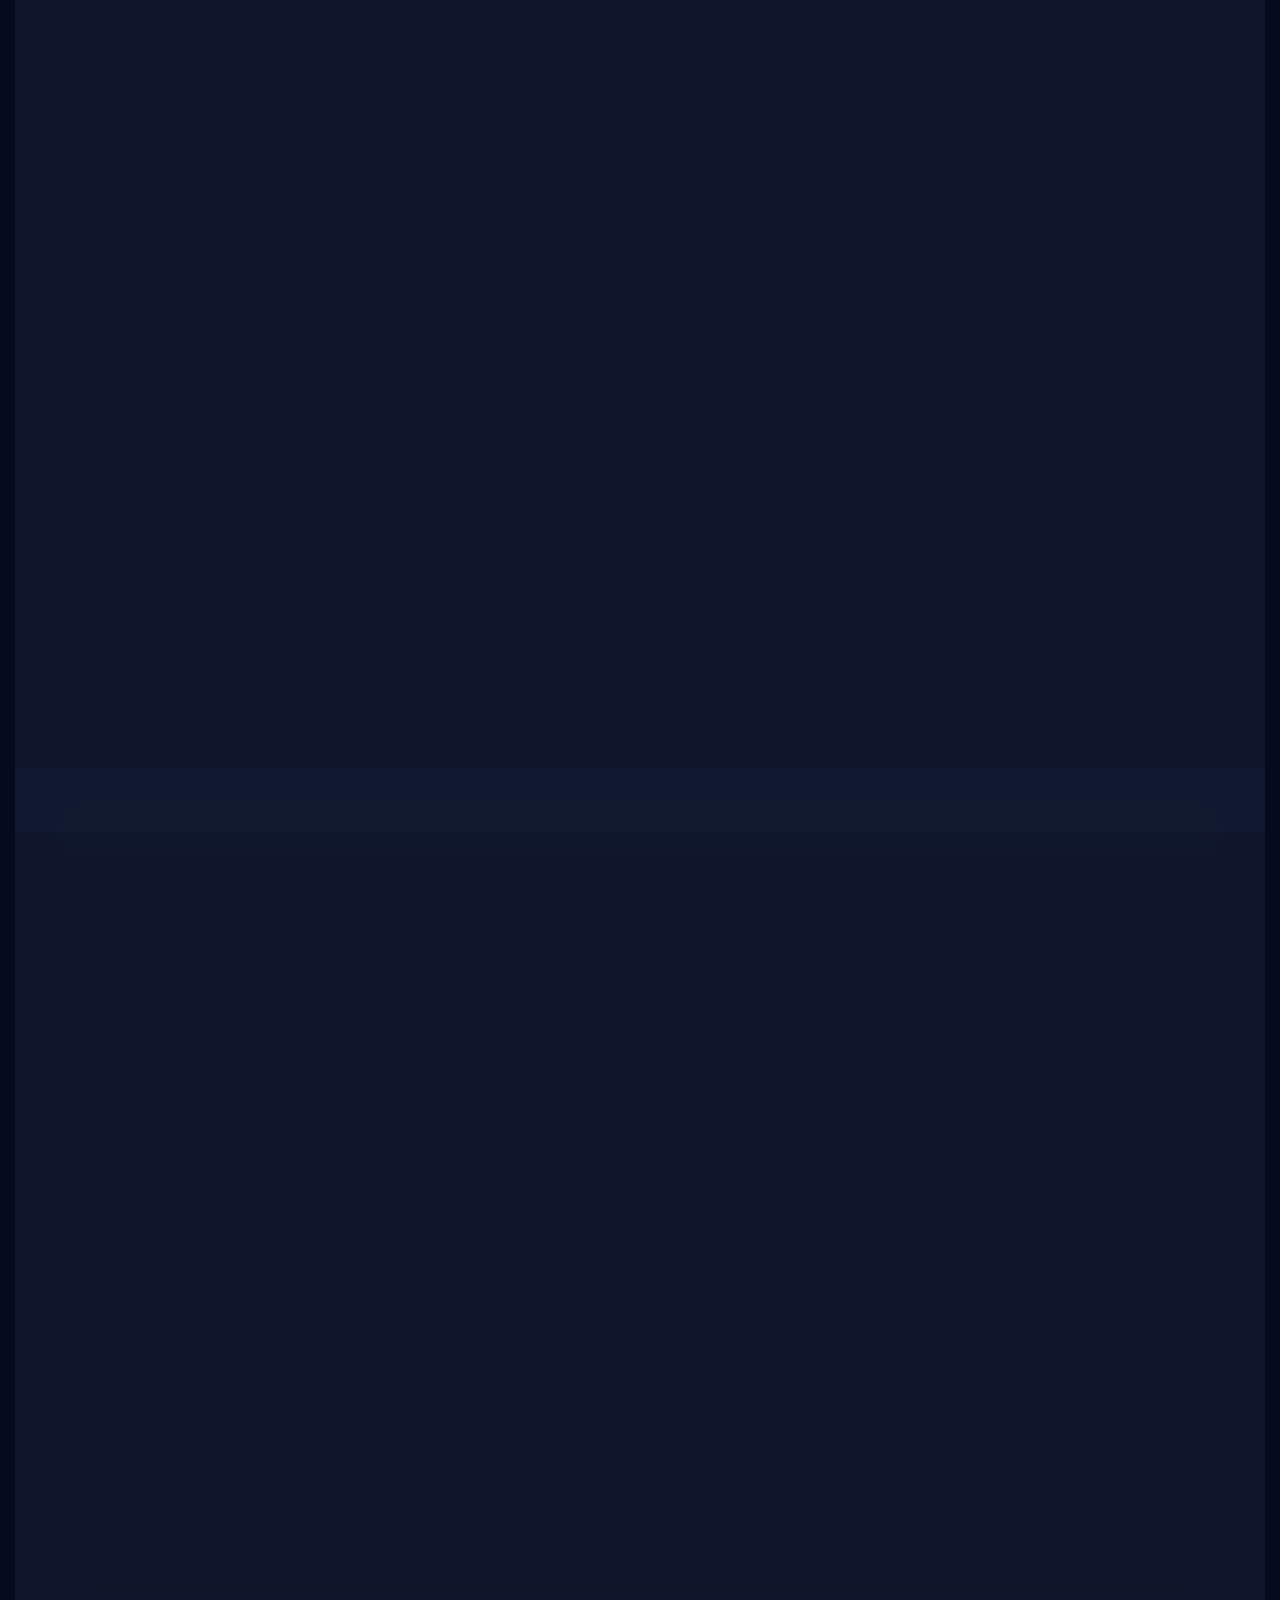
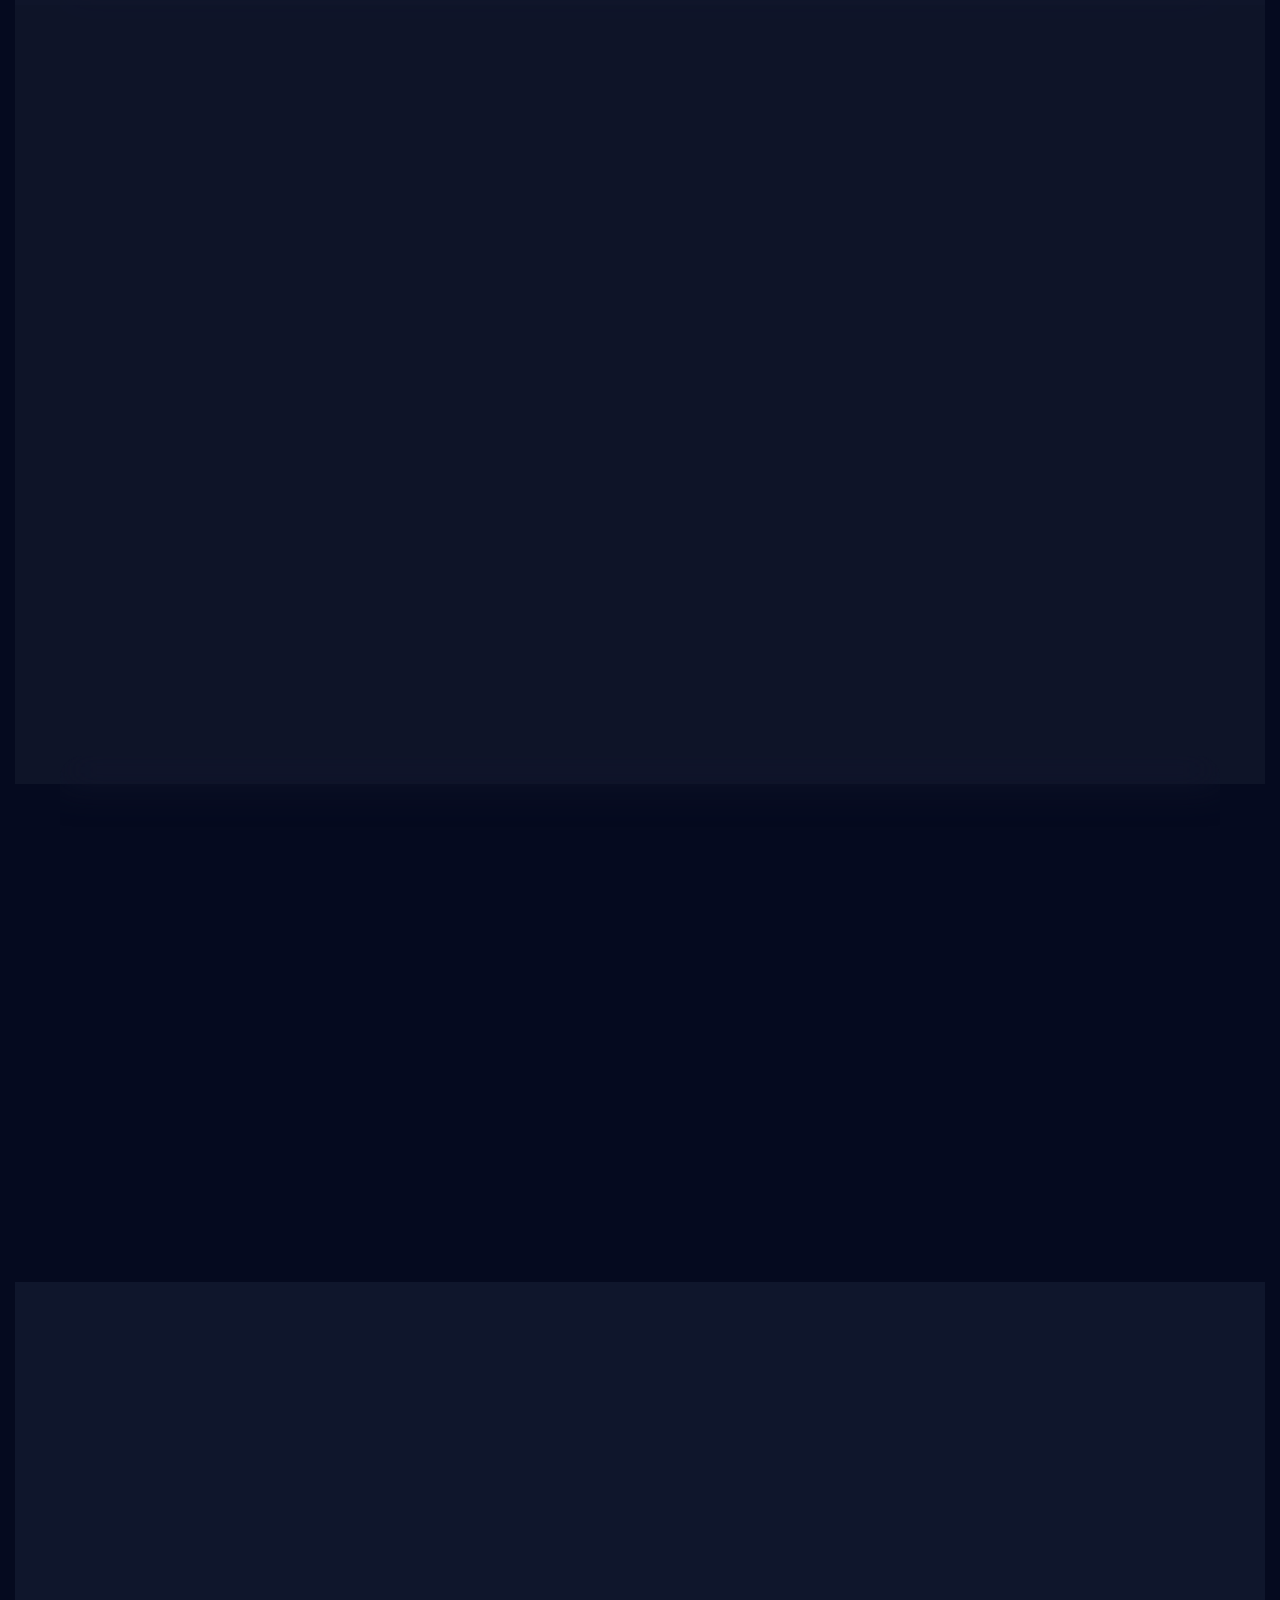
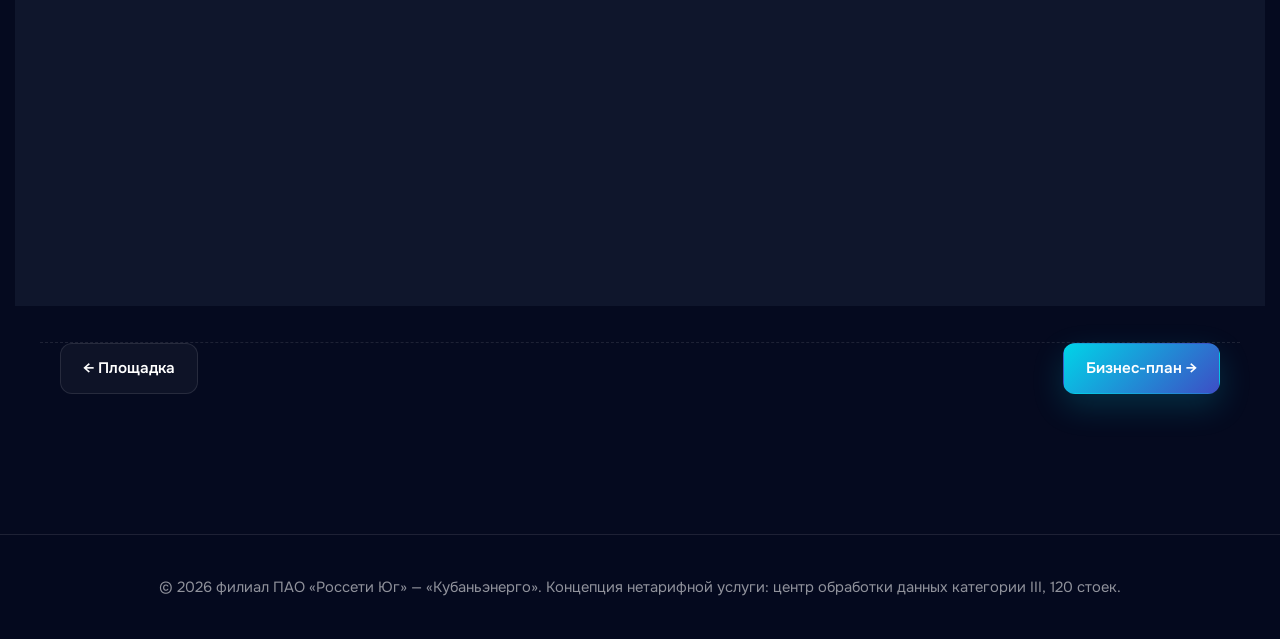
<file: pricing.html>
<!DOCTYPE html>
<html lang="ru">
<head>
  <meta charset="UTF-8" />
  <meta name="viewport" content="width=device-width, initial-scale=1.0" />
  <meta name="theme-color" content="#050a1f" />
  <meta name="description" content="Тарифы и пакеты ЦОД категории III на 120 стоек: принципы тарификации, ставки 150–180 тыс. руб./стойка/мес, опции и ориентиры выручки." />
  <title>Тарифы и пакеты | ЦОД категории III на 120 стоек</title>
  <link rel="stylesheet" href="assets/styles.css" />
</head>
<body>
  <div class="bg" aria-hidden="true"></div>

  <nav class="topnav">
    <div class="topnav-inner">
      <a href="index.html" class="brand" aria-label="На главную">
        <span class="brand-logo" aria-hidden="true">
          <svg viewBox="0 0 24 24" fill="none" stroke="currentColor" stroke-width="2" stroke-linecap="round" stroke-linejoin="round">
            <rect x="3" y="4" width="18" height="6" rx="1.5"/><rect x="3" y="14" width="18" height="6" rx="1.5"/>
            <line x1="7" y1="7" x2="7.01" y2="7"/><line x1="7" y1="17" x2="7.01" y2="17"/>
          </svg>
        </span>
        <span class="brand-text">ЦОД 120 стоек<small>филиал ПАО «Россети Юг» — «Кубаньэнерго»</small></span>
      </a>
      <button class="nav-toggle" type="button" aria-label="Меню" aria-expanded="false">
        <svg viewBox="0 0 24 24" fill="none" stroke="currentColor" stroke-width="2" stroke-linecap="round"><line x1="3" y1="6" x2="21" y2="6"/><line x1="3" y1="12" x2="21" y2="12"/><line x1="3" y1="18" x2="21" y2="18"/></svg>
      </button>
      <div class="nav-links">
        <a href="index.html">Главная</a>
        <a href="glossary.html">Термины</a>
        <a href="roadmap.html">Дорожная карта</a>
        <a href="requirements.html">Требования</a>
        <a href="substations.html">Площадка</a>
        <a href="pricing.html" class="active">Тарифы</a>
        <a href="business-plan.html">Бизнес-план</a>
        <a href="investor.html">Инвестор</a>
        <a href="risks.html">Риски</a>
        <a href="contract.html">Договор</a>
        <a href="templates.html">Документы</a>
      </div>
    </div>
  </nav>

  <header class="page-head">
    <div class="electric-grid" aria-hidden="true">
      <div class="electric-line"></div><div class="electric-line"></div><div class="electric-line"></div>
    </div>
    <div class="crumbs"><a href="index.html">Главная</a> <span>/</span> <span>Тарифы</span></div>
    <h1>Тарифы и пакеты</h1>
    <p>
      Тарифы — это не «прайс ради прайса». Это инструмент управления нагрузкой, доступом и рисками.
      Здесь описан конструктор тарифов для ЦОД категории III на <b>120 стоек</b> (лимит полезной нагрузки <b>840 кВт</b>,
      ориентир — 7 кВт на стойку), а также конкретные пакетные ставки и сценарии выручки.
    </p>
  </header>

  <main class="fade-in">

    <section class="section">
      <h2>1) Принципы формирования тарифа</h2>
      <p class="lead">
        Правильный тарифный контур решает три задачи одновременно: гарантирует покрытие эксплуатационных затрат;
        защищает инфраструктуру от перегруза и хаотичных работ; делает для клиента понятным, что входит и за что доплата.
      </p>

      <div class="grid">
        <div class="box">
          <b>Базовый принцип</b>
          <ul>
            <li>оплата за стойко-место в месяц;</li>
            <li>гарантированная мощность включена в тариф;</li>
            <li>электроэнергия сверх лимита — по отдельному расчёту;</li>
            <li>дополнительные услуги — по заявке.</li>
          </ul>
        </div>
        <div class="box">
          <b>Управленческий эффект</b>
          <ul>
            <li>прозрачная выручка по количеству стоек;</li>
            <li>упрощённый контроль договоров;</li>
            <li>понятная модель для инвестора;</li>
            <li>возможность поэтапного ввода мощностей.</li>
          </ul>
        </div>
        <div class="box">
          <b>Единица продажи</b>
          <div class="desc">
            <b>Стойко-место</b> как основной продукт. Мощность, доступ и сервисы фиксируются параметрами в договоре.
          </div>
          <div class="mgr"><b>Управленческий смысл:</b> просто объяснить, легко масштабировать, минимум спорных зон.</div>
        </div>
        <div class="box">
          <b>Мощность — это лимит</b>
          <div class="desc">
            Лимит мощности в базовом пакете. Превышение оформляется как отдельная опция или ограничивается по правилам.
          </div>
          <div class="mgr"><b>Управленческий смысл:</b> снижает риски перегруза и аварий.</div>
        </div>
        <div class="box">
          <b>Доступ — по регламенту</b>
          <div class="desc">
            Доступ и работы (включая окна работ) являются частью услуги и отражаются в приложениях к договору.
          </div>
          <div class="mgr"><b>Управленческий смысл:</b> меньше конфликтов и предсказуемая эксплуатация.</div>
        </div>
      </div>

      <div class="note">
        <div class="pill"><span class="dot"></span><b>Позиция для переговоров</b></div>
        Тариф — это «упакованный режим объекта». Если клиент хочет больше свободы (доступ 24/7, больше мощности,
        ускоренные работы) — это должно оформляться как опции с отдельной ценой и отдельной ответственностью.
      </div>
    </section>

    <section class="section">
      <h2>2) Тарифные пакеты</h2>
      <p class="lead">
        Конкретные пакетные ставки. Ставка фиксируется в договоре. Возможна индивидуальная настройка условий
        для якорных клиентов при сохранении базовой логики тарификации.
      </p>

      <div class="grid">
        <div class="box">
          <h3>Стандарт</h3>
          <div class="price">150 000 <small>руб./мес за стойку</small></div>
          <ul>
            <li>1 стойка</li>
            <li>гарантированная мощность до 7 кВт</li>
            <li>резервирование категории III</li>
            <li>базовый доступ по регламенту</li>
            <li>стандартные окна работ</li>
          </ul>
          <span class="badge ok">базовый сценарий</span>
        </div>

        <div class="box">
          <h3>Расширенный</h3>
          <div class="price">170 000 <small>руб./мес за стойку</small></div>
          <ul>
            <li>1 стойка</li>
            <li>гарантированная мощность до 7 кВт</li>
            <li>приоритетное обслуживание</li>
            <li>расширенные окна доступа</li>
            <li>повышенные требования к отчётности</li>
          </ul>
          <span class="badge primary">средний сценарий</span>
        </div>

        <div class="box">
          <h3>Премиальный</h3>
          <div class="price">180 000 <small>руб./мес за стойку</small></div>
          <ul>
            <li>1 стойка</li>
            <li>гарантированная мощность до 7 кВт</li>
            <li>расширенный уровень сервиса</li>
            <li>сокращённые сроки реагирования</li>
            <li>индивидуальные SLA-параметры</li>
          </ul>
          <span class="badge warn">целевой сценарий</span>
        </div>

        <div class="box">
          <h3>Индивидуальный</h3>
          <div class="price">по запросу</div>
          <ul>
            <li>для крупных и якорных клиентов</li>
            <li>отдельная договорная конфигурация</li>
            <li>мощность, доступ, окна работ — индивидуально</li>
            <li>опции по связи и кросс-соединениям</li>
            <li>оформляется как отдельная спецификация</li>
          </ul>
          <span class="badge">требует строгих приложений</span>
        </div>
      </div>
    </section>

    <section class="section">
      <h2>3) Конструктор: базовый пакет + опции</h2>
      <p class="lead">
        Перечень типовых опций — для коммерции и для договоров. Каждая опция описывается в приложении:
        состав, стоимость или методика, порядок предоставления.
      </p>

      <div class="grid">
        <div class="box">
          <b>Мощность</b>
          <div class="desc">
            <strong>Дополнительная мощность сверх лимита.</strong>
            Предоставляется при наличии технической возможности и после согласования.
            Фиксируется порядок измерения и ответственность сторон.
          </div>
        </div>
        <div class="box">
          <b>Доступ</b>
          <div class="desc">
            <strong>Расширенный режим доступа.</strong>
            Особые окна доступа и работ, дополнительные согласования, повышенные требования к безопасности.
            Только по регламенту.
          </div>
        </div>
        <div class="box">
          <b>Работы</b>
          <div class="desc">
            <strong>Ускоренные заявки и работы.</strong>
            Сокращённые сроки исполнения заявок, приоритет, выполнение работ силами эксплуатационной службы.
          </div>
        </div>
        <div class="box">
          <b>Связь</b>
          <div class="desc">
            <strong>Кросс-соединения и подключение операторов.</strong>
            Организация внутренних соединений, услуги по кроссу, регламенты ввода линий связи и доступа операторов.
          </div>
        </div>
        <div class="box">
          <b>Мониторинг</b>
          <div class="desc">
            <strong>Расширенная отчётность.</strong>
            Дополнительные отчёты по событиям, работам, инцидентам, потреблению и параметрам
            (в пределах доступной инфраструктуры).
          </div>
        </div>
        <div class="box">
          <b>Сервис</b>
          <div class="desc">
            <strong>Работы «по поручению клиента».</strong>
            Перестановка, замена, перезагрузка, визуальные проверки, фотоотчёт — в рамках регламента доступа.
          </div>
        </div>
      </div>

      <div class="note">
        <div class="pill"><span class="dot"></span><b>Как это отражается в договоре</b></div>
        В основном договоре — общие правила. В приложении «Опции» — перечень и ставки/методика.
        Это позволяет добавлять или изменять опции без полного пересогласования договора.
      </div>
    </section>

    <section class="section">
      <h2>4) Что включаем в базовый пакет (фиксируем письменно)</h2>
      <p class="lead">
        Базовый пакет должен быть одинаково понятен: коммерции, юристам, эксплуатации и клиенту.
        Ниже — рекомендуемый состав «по умолчанию», который далее уточняется в приложении «Параметры размещения».
      </p>

      <div class="table-wrap">
        <table>
          <thead>
            <tr>
              <th>Элемент</th>
              <th>Что входит</th>
              <th>Как фиксируется</th>
              <th>Риск, если не фиксировать</th>
            </tr>
          </thead>
          <tbody>
            <tr>
              <td><b>Размещение</b></td>
              <td>Стойко-место, выделенная зона/ряд (по факту компоновки), правила размещения и требования к оборудованию.</td>
              <td>Приложение «Параметры размещения».</td>
              <td>Споры по объёму и «что разрешено».</td>
            </tr>
            <tr>
              <td><b>Электропитание</b></td>
              <td>Питание в пределах лимита, порядок измерения, действия при превышении, требования к подключению.</td>
              <td>Приложение + регламент инцидентов.</td>
              <td>Перегруз, аварии, спор об ответственности.</td>
            </tr>
            <tr>
              <td><b>Охлаждение</b></td>
              <td>Обеспечение микроклимата по регламенту, контроль параметров, порядок работ.</td>
              <td>Требования + регламенты эксплуатации.</td>
              <td>Клиент «винит» ЦОД в перегреве из-за своего оборудования.</td>
            </tr>
            <tr>
              <td><b>Доступ</b></td>
              <td>Процедуры допуска, окна работ, сопровождение, учёт посещений.</td>
              <td>Приложение «Регламент доступа».</td>
              <td>Конфликты и нарушение режима объекта.</td>
            </tr>
            <tr>
              <td><b>Эксплуатация</b></td>
              <td>Стандартная обработка заявок, аварийное реагирование, фиксация событий.</td>
              <td>Регламент заявок и инцидентов.</td>
              <td>Размывание ожиданий и претензии «вы обязаны».</td>
            </tr>
          </tbody>
        </table>
      </div>
    </section>

    <section class="section invest">
      <h2>5) Ориентиры выручки при полной загрузке</h2>
      <p class="lead">
        Сценарии при полной загрузке 120 стоек. Реальный денежный поток зависит от скорости набора загрузки,
        поэтому в бизнес-плане прогнозируется по этапам.
      </p>

      <div class="table-wrap">
        <table>
          <thead>
            <tr>
              <th>Сценарий</th>
              <th>Ставка за стойку</th>
              <th>Количество стоек</th>
              <th>Годовая выручка</th>
            </tr>
          </thead>
          <tbody>
            <tr>
              <td><b>Консервативный</b></td>
              <td>150 000 руб./мес</td>
              <td>120</td>
              <td><b>216 млн руб./год</b></td>
            </tr>
            <tr>
              <td><b>Базовый</b></td>
              <td>170 000 руб./мес</td>
              <td>120</td>
              <td><b>244,8 млн руб./год</b></td>
            </tr>
            <tr>
              <td><b>Целевой</b></td>
              <td>180 000 руб./мес</td>
              <td>120</td>
              <td><b>259,2 млн руб./год</b></td>
            </tr>
          </tbody>
        </table>
      </div>

      <div class="note">
        <div class="pill"><span class="dot"></span><b>Для инвестора</b></div>
        Такая структура тарификации обеспечивает предсказуемый денежный поток и позволяет
        синхронизировать ввод мощностей с фактической загрузкой центра обработки данных.
        Это снижает риски дебиторки, конфликтов и простоев.
      </div>
    </section>

    <section class="section">
      <h2>6) Дополнительные услуги</h2>
      <p class="lead">
        Дополнительные услуги не включены в базовые тарифы и формируют дополнительную нетарифную выручку.
        Полный перечень — в приложении «Опции» к договору.
      </p>

      <div class="grid">
        <div class="box">
          <b>Эксплуатационные работы</b>
          <ul>
            <li>работы по заявке клиента;</li>
            <li>переключения, перезапуски, осмотры;</li>
            <li>работы вне регламентных окон.</li>
          </ul>
        </div>
        <div class="box">
          <b>Коммутационные услуги</b>
          <ul>
            <li>кросс-подключения;</li>
            <li>организация связности;</li>
            <li>размещение дополнительного оборудования.</li>
          </ul>
        </div>
        <div class="box">
          <b>Расширенная отчётность и мониторинг</b>
          <ul>
            <li>отчёты по событиям и инцидентам;</li>
            <li>детализация по потреблению;</li>
            <li>периодические сводки для клиента.</li>
          </ul>
        </div>
      </div>

      <div class="note ok">
        <div class="pill"><span class="dot"></span><b>Отдельно для инвестора</b></div>
        Структура тарифа показывает управляемость: вы не продаёте «обещания», вы продаёте стандартизированный
        продукт с опциями. Это снижает риски дебиторки, конфликтов и простоев.
      </div>
    </section>

  </main>

  <div class="actions" style="max-width:var(--container);margin:0 auto;padding:0 20px 60px;">
    <a class="btn" href="substations.html">← Площадка</a>
    <a class="btn primary" href="business-plan.html" style="margin-left:auto;">Бизнес-план →</a>
  </div>

  <footer>
    <div class="footer-inner">
      <p>&copy; 2026 филиал ПАО «Россети Юг» — «Кубаньэнерго». Концепция нетарифной услуги: центр обработки данных категории III, 120 стоек.</p>
    </div>
  </footer>

  <button id="fab-top" class="fab" type="button" aria-label="В начало страницы" title="В начало">
    <svg viewBox="0 0 24 24" fill="none" stroke="currentColor" stroke-width="2.4" stroke-linecap="round" stroke-linejoin="round"><path d="M5 15l7-7 7 7"/></svg>
  </button>

  <script src="assets/app.js"></script>
</body>
</html>
</file>
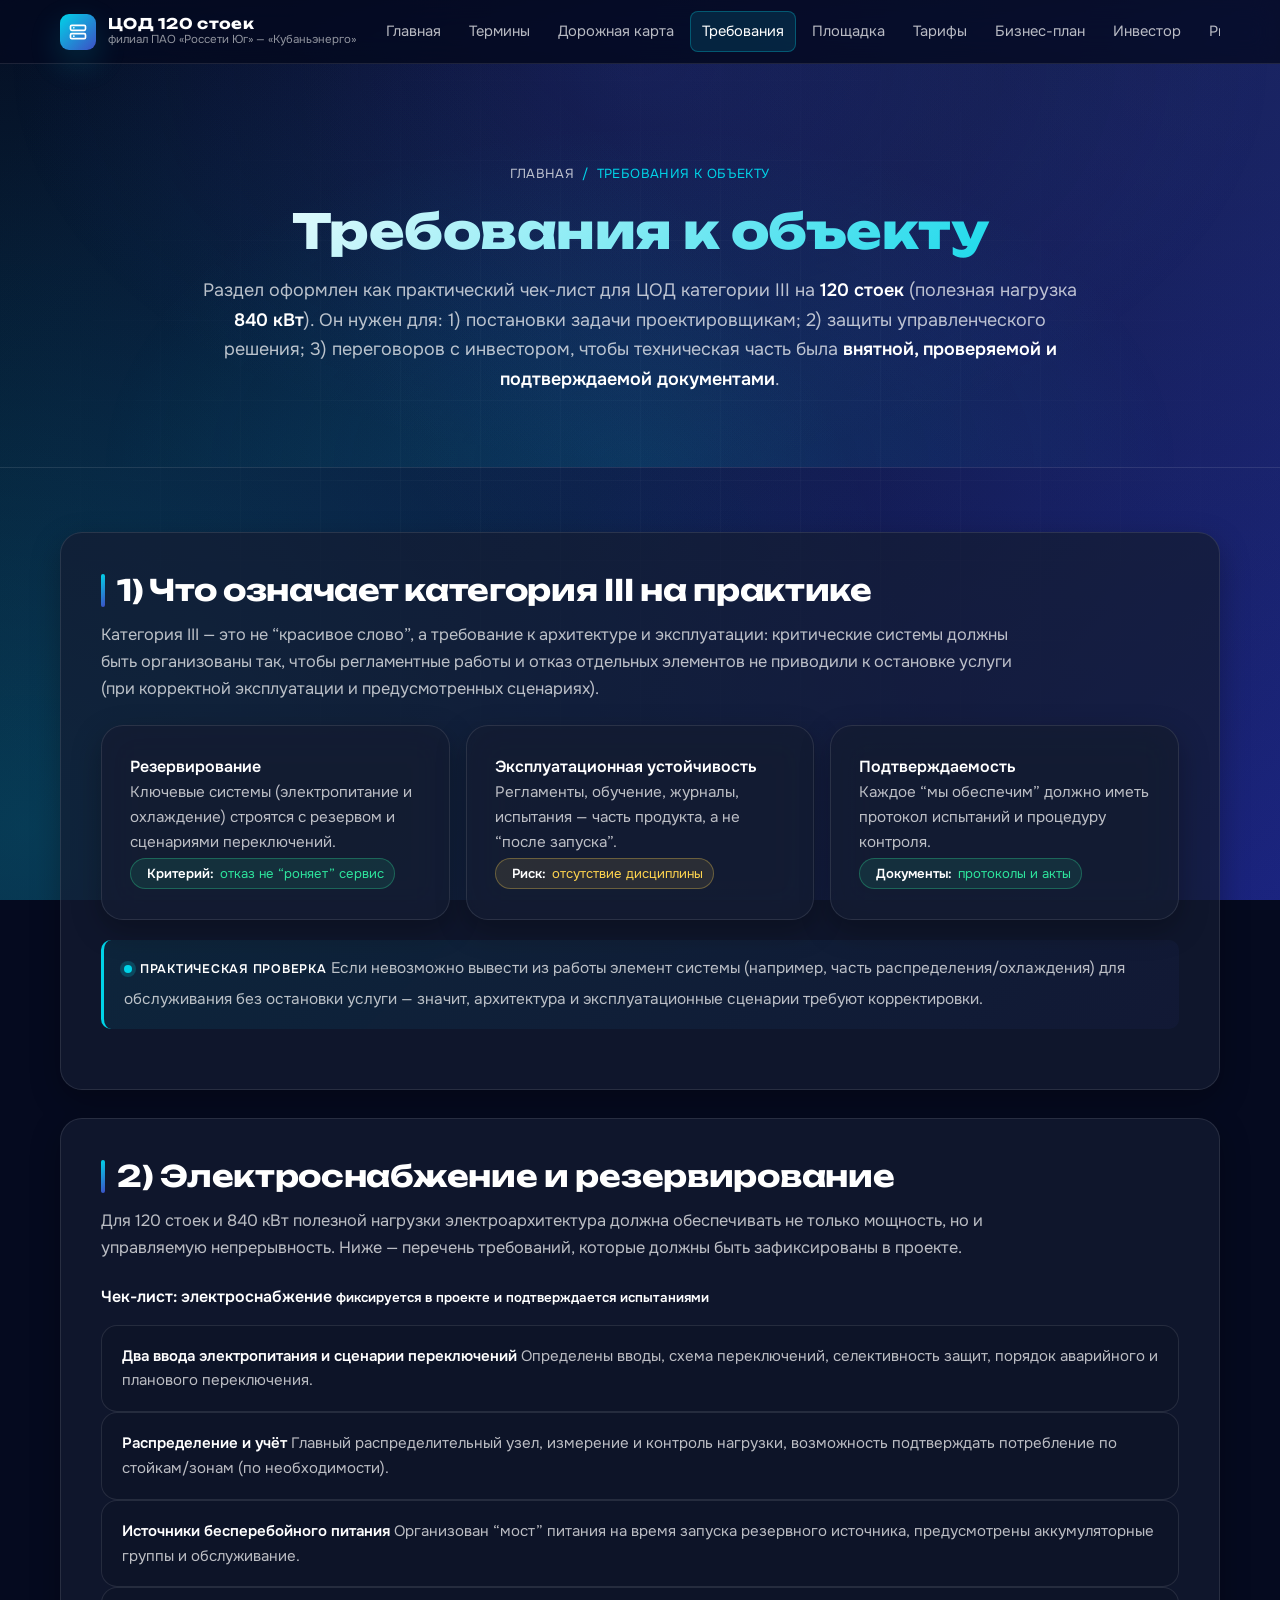
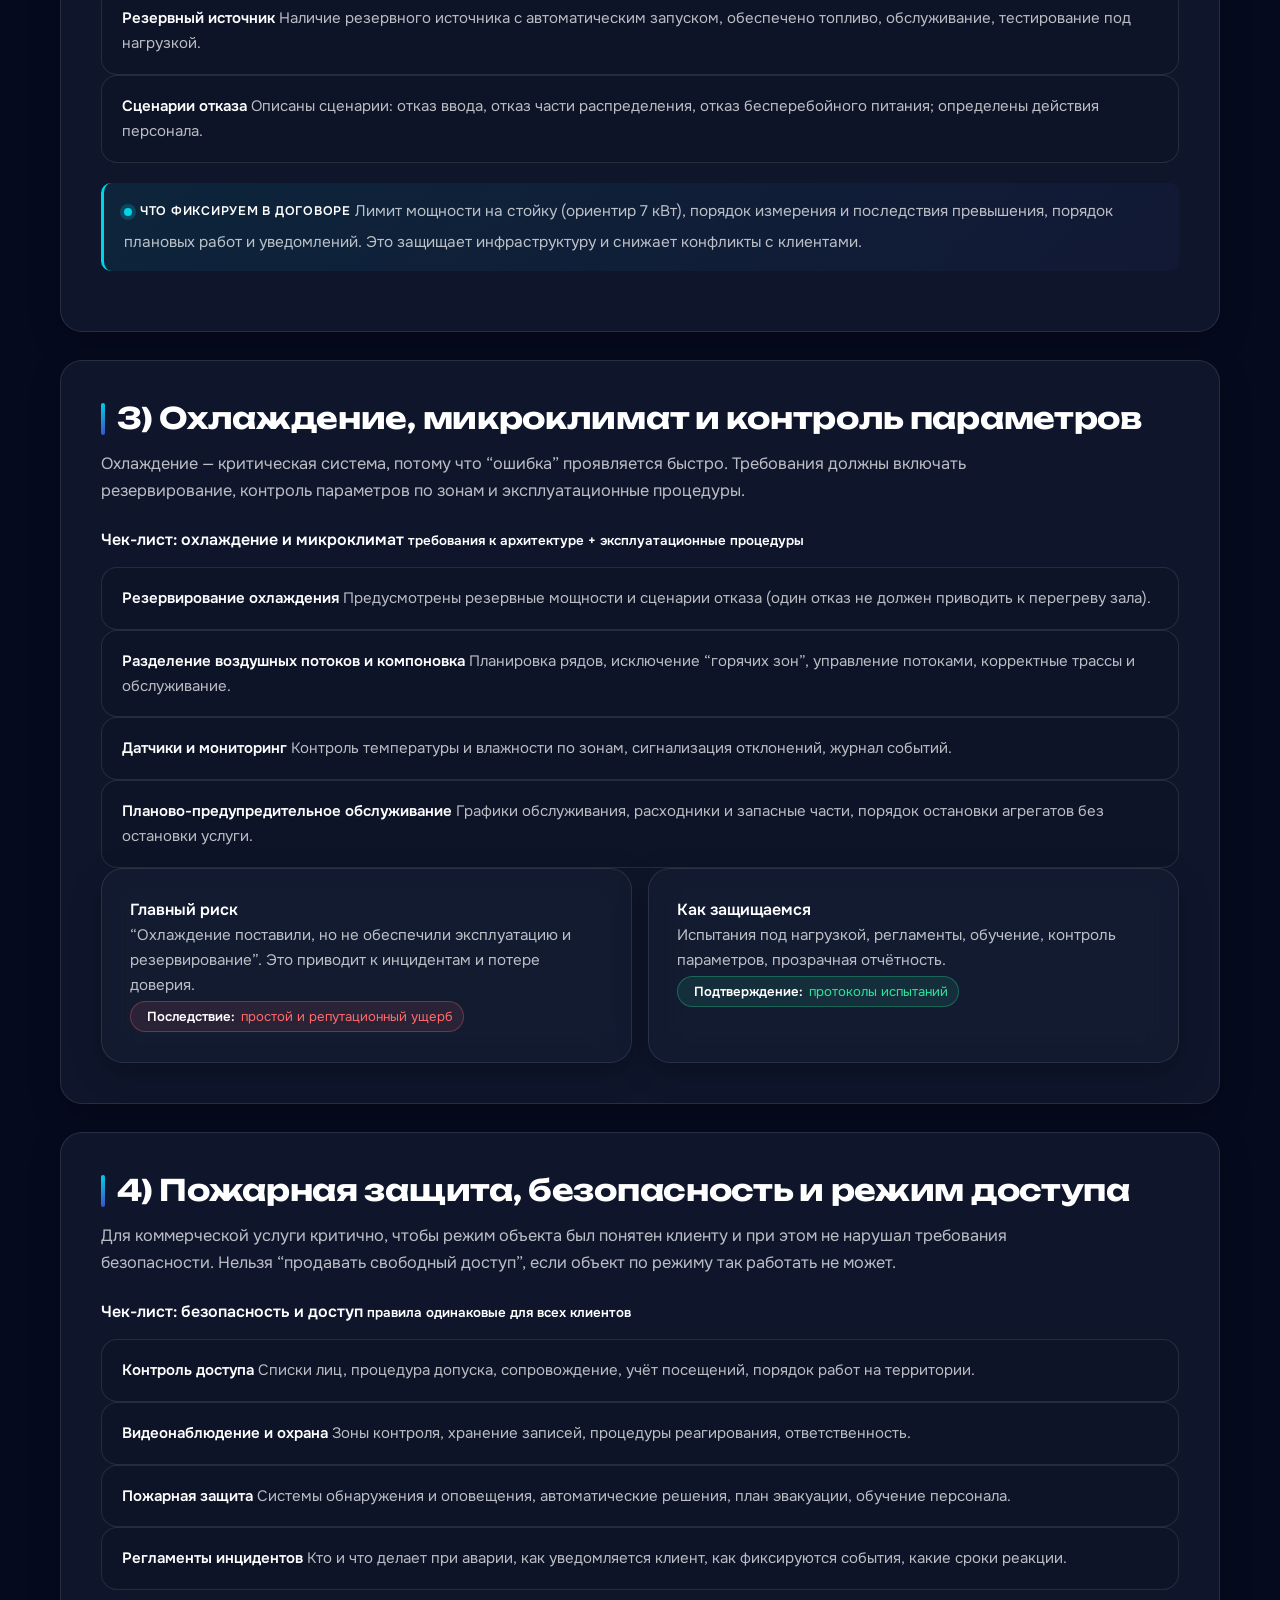
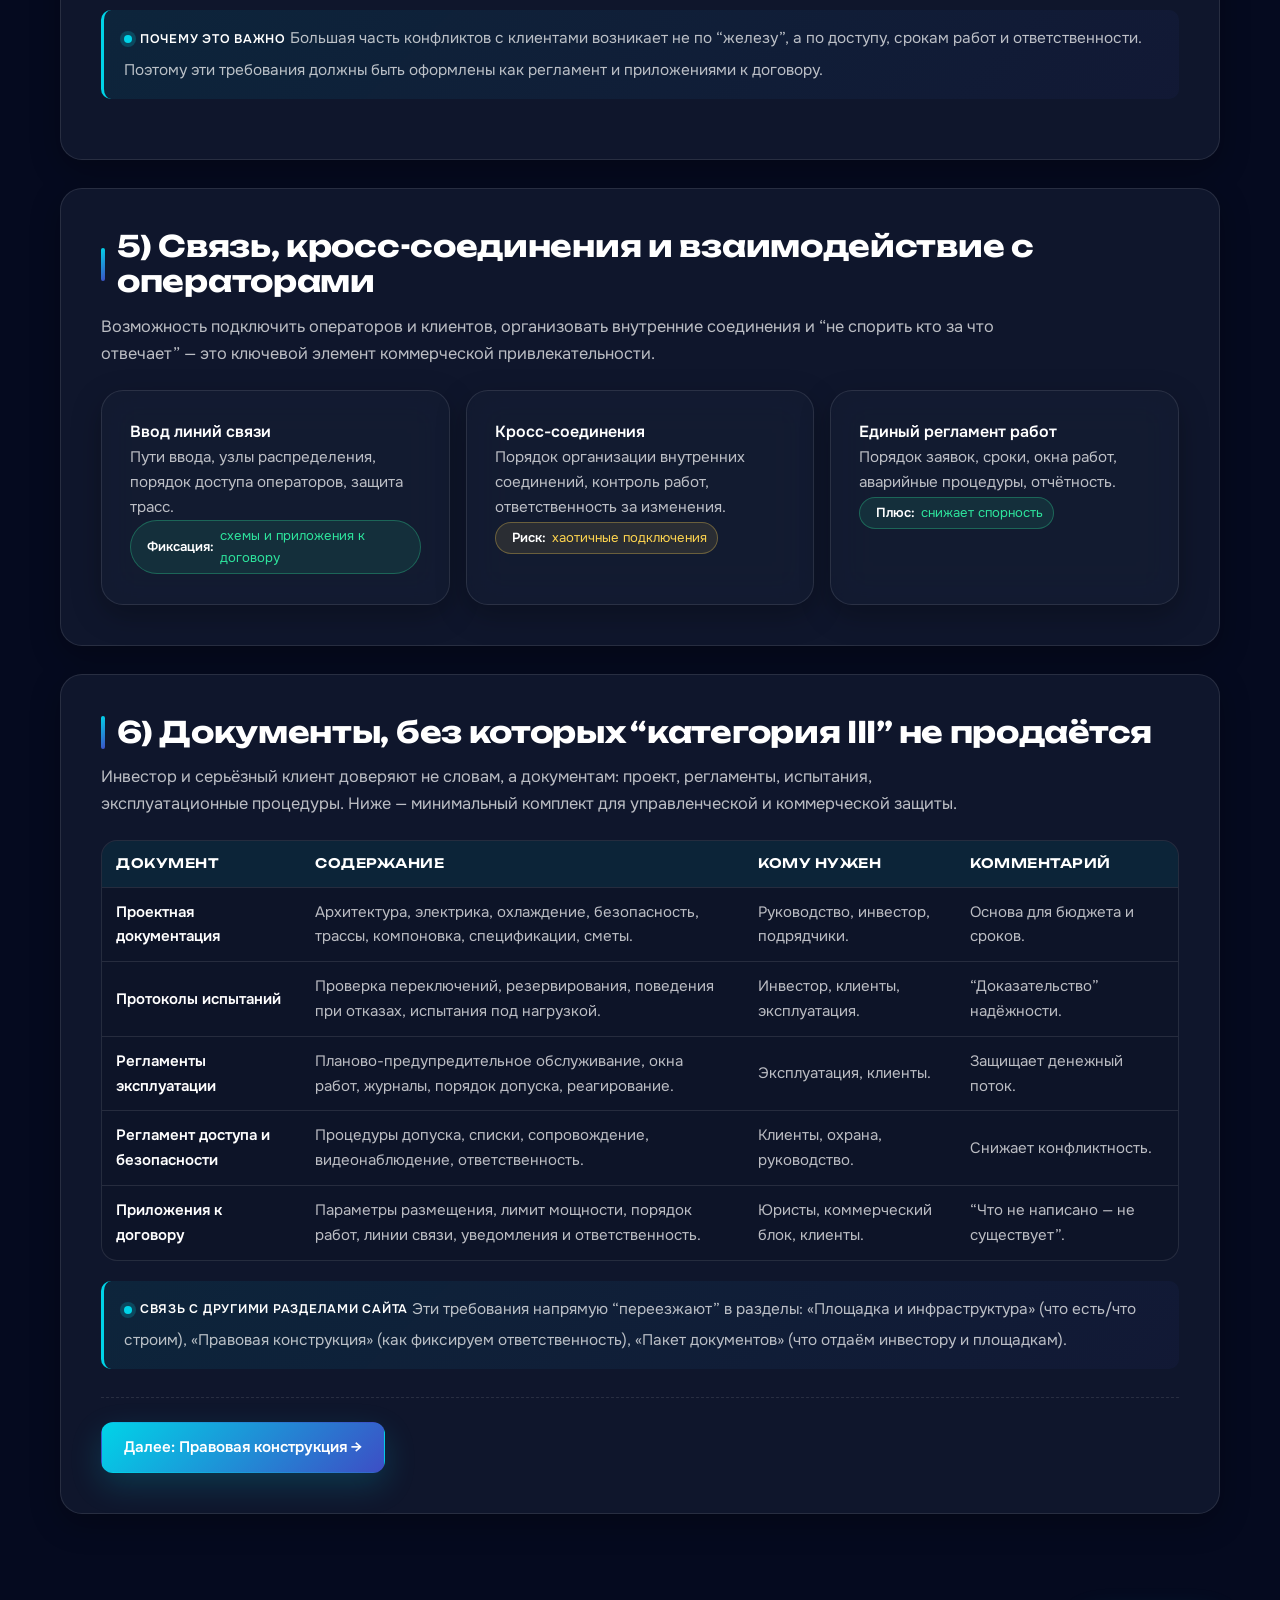
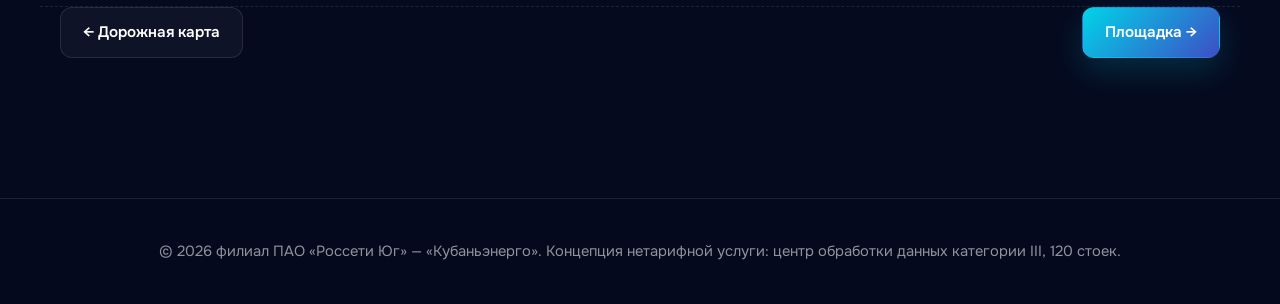
<file: requirements.html>
<!DOCTYPE html>
<html lang="ru">
<head>
  <meta charset="UTF-8" />
  <meta name="viewport" content="width=device-width, initial-scale=1.0" />
  <meta name="theme-color" content="#050a1f" />
  <meta name="description" content="Раздел оформлен как практический чек-лист для ЦОД категории III на 120 стоек (полезная нагрузка 840 кВт). Он нужен для: 1) постановки задачи проектировщикам; 2) защиты уп" />
  <title>Требования к объекту | ЦОД категории III на 120 стоек</title>
  <link rel="stylesheet" href="assets/styles.css" />
</head>
<body>
  <div class="bg" aria-hidden="true"></div>

  <nav class="topnav">
    <div class="topnav-inner">
      <a href="index.html" class="brand" aria-label="На главную">
        <span class="brand-logo" aria-hidden="true">
          <svg viewBox="0 0 24 24" fill="none" stroke="currentColor" stroke-width="2" stroke-linecap="round" stroke-linejoin="round">
            <rect x="3" y="4" width="18" height="6" rx="1.5"/><rect x="3" y="14" width="18" height="6" rx="1.5"/>
            <line x1="7" y1="7" x2="7.01" y2="7"/><line x1="7" y1="17" x2="7.01" y2="17"/>
          </svg>
        </span>
        <span class="brand-text">ЦОД 120 стоек<small>филиал ПАО «Россети Юг» — «Кубаньэнерго»</small></span>
      </a>
      <button class="nav-toggle" type="button" aria-label="Меню" aria-expanded="false">
        <svg viewBox="0 0 24 24" fill="none" stroke="currentColor" stroke-width="2" stroke-linecap="round"><line x1="3" y1="6" x2="21" y2="6"/><line x1="3" y1="12" x2="21" y2="12"/><line x1="3" y1="18" x2="21" y2="18"/></svg>
      </button>
      <div class="nav-links">
        <a href="index.html">Главная</a>
        <a href="glossary.html">Термины</a>
        <a href="roadmap.html">Дорожная карта</a>
        <a href="requirements.html" class="active">Требования</a>
        <a href="substations.html">Площадка</a>
        <a href="pricing.html">Тарифы</a>
        <a href="business-plan.html">Бизнес-план</a>
        <a href="investor.html">Инвестор</a>
        <a href="risks.html">Риски</a>
        <a href="contract.html">Договор</a>
        <a href="templates.html">Документы</a>
      </div>
    </div>
  </nav>

  <header class="page-head">
    <div class="electric-grid" aria-hidden="true">
      <div class="electric-line"></div><div class="electric-line"></div><div class="electric-line"></div>
    </div>
    <div class="crumbs"><a href="index.html">Главная</a> <span>/</span> <span>Требования к объекту</span></div>
    <h1>Требования к объекту</h1>
    <p>Раздел оформлен как практический чек-лист для ЦОД категории III на <b>120 стоек</b> (полезная нагрузка <b>840 кВт</b>).
      Он нужен для: 1) постановки задачи проектировщикам; 2) защиты управленческого решения; 3) переговоров с инвестором,
      чтобы техническая часть была <b>внятной, проверяемой и подтверждаемой документами</b>.</p>
  </header>

  <main class="fade-in">
<section class="section">
      <h2>1) Что означает категория III на практике</h2>
      <p class="lead">
        Категория III — это не “красивое слово”, а требование к архитектуре и эксплуатации:
        критические системы должны быть организованы так, чтобы регламентные работы и отказ отдельных элементов
        не приводили к остановке услуги (при корректной эксплуатации и предусмотренных сценариях).
      </p>

      <div class="grid">
        <div class="card">
          <b>Резервирование</b>
          <p>Ключевые системы (электропитание и охлаждение) строятся с резервом и сценариями переключений.</p>
          <div class="badge ok"><i></i><b>Критерий:</b> отказ не “роняет” сервис</div>
        </div>
        <div class="card">
          <b>Эксплуатационная устойчивость</b>
          <p>Регламенты, обучение, журналы, испытания — часть продукта, а не “после запуска”.</p>
          <div class="badge warn"><i></i><b>Риск:</b> отсутствие дисциплины</div>
        </div>
        <div class="card">
          <b>Подтверждаемость</b>
          <p>Каждое “мы обеспечим” должно иметь протокол испытаний и процедуру контроля.</p>
          <div class="badge ok"><i></i><b>Документы:</b> протоколы и акты</div>
        </div>
      </div>

      <div class="note">
        <div class="pill"><span class="dot"></span><b>Практическая проверка</b></div>
        Если невозможно вывести из работы элемент системы (например, часть распределения/охлаждения) для обслуживания без остановки услуги —
        значит, архитектура и эксплуатационные сценарии требуют корректировки.
      </div>
    </section>

    <section class="section">
      <h2>2) Электроснабжение и резервирование</h2>
      <p class="lead">
        Для 120 стоек и 840 кВт полезной нагрузки электроархитектура должна обеспечивать не только мощность,
        но и управляемую непрерывность. Ниже — перечень требований, которые должны быть зафиксированы в проекте.
      </p>

      <div class="checklist" aria-label="Чек-лист электроснабжения">
        <div class="check-head">
          <b>Чек-лист: электроснабжение</b>
          <small>фиксируется в проекте и подтверждается испытаниями</small>
        </div>
        <div class="check-body">
          <div class="item">
            <div class="tick" aria-hidden="true"></div>
            <div>
              <strong>Два ввода электропитания и сценарии переключений</strong>
              <span>Определены вводы, схема переключений, селективность защит, порядок аварийного и планового переключения.</span>
            </div>
          </div>
          <div class="item">
            <div class="tick" aria-hidden="true"></div>
            <div>
              <strong>Распределение и учёт</strong>
              <span>Главный распределительный узел, измерение и контроль нагрузки, возможность подтверждать потребление по стойкам/зонам (по необходимости).</span>
            </div>
          </div>
          <div class="item">
            <div class="tick" aria-hidden="true"></div>
            <div>
              <strong>Источники бесперебойного питания</strong>
              <span>Организован “мост” питания на время запуска резервного источника, предусмотрены аккумуляторные группы и обслуживание.</span>
            </div>
          </div>
          <div class="item">
            <div class="tick" aria-hidden="true"></div>
            <div>
              <strong>Резервный источник</strong>
              <span>Наличие резервного источника с автоматическим запуском, обеспечено топливо, обслуживание, тестирование под нагрузкой.</span>
            </div>
          </div>
          <div class="item">
            <div class="tick" aria-hidden="true"></div>
            <div>
              <strong>Сценарии отказа</strong>
              <span>Описаны сценарии: отказ ввода, отказ части распределения, отказ бесперебойного питания; определены действия персонала.</span>
            </div>
          </div>
        </div>
      </div>

      <div class="note">
        <div class="pill"><span class="dot"></span><b>Что фиксируем в договоре</b></div>
        Лимит мощности на стойку (ориентир 7 кВт), порядок измерения и последствия превышения, порядок плановых работ и уведомлений.
        Это защищает инфраструктуру и снижает конфликты с клиентами.
      </div>
    </section>

    <section class="section">
      <h2>3) Охлаждение, микроклимат и контроль параметров</h2>
      <p class="lead">
        Охлаждение — критическая система, потому что “ошибка” проявляется быстро. Требования должны включать резервирование,
        контроль параметров по зонам и эксплуатационные процедуры.
      </p>

      <div class="checklist" aria-label="Чек-лист охлаждения">
        <div class="check-head">
          <b>Чек-лист: охлаждение и микроклимат</b>
          <small>требования к архитектуре + эксплуатационные процедуры</small>
        </div>
        <div class="check-body">
          <div class="item">
            <div class="tick" aria-hidden="true"></div>
            <div>
              <strong>Резервирование охлаждения</strong>
              <span>Предусмотрены резервные мощности и сценарии отказа (один отказ не должен приводить к перегреву зала).</span>
            </div>
          </div>
          <div class="item">
            <div class="tick" aria-hidden="true"></div>
            <div>
              <strong>Разделение воздушных потоков и компоновка</strong>
              <span>Планировка рядов, исключение “горячих зон”, управление потоками, корректные трассы и обслуживание.</span>
            </div>
          </div>
          <div class="item">
            <div class="tick" aria-hidden="true"></div>
            <div>
              <strong>Датчики и мониторинг</strong>
              <span>Контроль температуры и влажности по зонам, сигнализация отклонений, журнал событий.</span>
            </div>
          </div>
          <div class="item">
            <div class="tick" aria-hidden="true"></div>
            <div>
              <strong>Планово-предупредительное обслуживание</strong>
              <span>Графики обслуживания, расходники и запасные части, порядок остановки агрегатов без остановки услуги.</span>
            </div>
          </div>
        </div>
      </div>

      <div class="grid">
        <div class="card">
          <b>Главный риск</b>
          <p>“Охлаждение поставили, но не обеспечили эксплуатацию и резервирование”. Это приводит к инцидентам и потере доверия.</p>
          <div class="badge danger"><i></i><b>Последствие:</b> простой и репутационный ущерб</div>
        </div>
        <div class="card">
          <b>Как защищаемся</b>
          <p>Испытания под нагрузкой, регламенты, обучение, контроль параметров, прозрачная отчётность.</p>
          <div class="badge ok"><i></i><b>Подтверждение:</b> протоколы испытаний</div>
        </div>
      </div>
    </section>

    <section class="section">
      <h2>4) Пожарная защита, безопасность и режим доступа</h2>
      <p class="lead">
        Для коммерческой услуги критично, чтобы режим объекта был понятен клиенту и при этом не нарушал требования безопасности.
        Нельзя “продавать свободный доступ”, если объект по режиму так работать не может.
      </p>

      <div class="checklist" aria-label="Чек-лист безопасности">
        <div class="check-head">
          <b>Чек-лист: безопасность и доступ</b>
          <small>правила одинаковые для всех клиентов</small>
        </div>
        <div class="check-body">
          <div class="item">
            <div class="tick" aria-hidden="true"></div>
            <div>
              <strong>Контроль доступа</strong>
              <span>Списки лиц, процедура допуска, сопровождение, учёт посещений, порядок работ на территории.</span>
            </div>
          </div>
          <div class="item">
            <div class="tick" aria-hidden="true"></div>
            <div>
              <strong>Видеонаблюдение и охрана</strong>
              <span>Зоны контроля, хранение записей, процедуры реагирования, ответственность.</span>
            </div>
          </div>
          <div class="item">
            <div class="tick" aria-hidden="true"></div>
            <div>
              <strong>Пожарная защита</strong>
              <span>Системы обнаружения и оповещения, автоматические решения, план эвакуации, обучение персонала.</span>
            </div>
          </div>
          <div class="item">
            <div class="tick" aria-hidden="true"></div>
            <div>
              <strong>Регламенты инцидентов</strong>
              <span>Кто и что делает при аварии, как уведомляется клиент, как фиксируются события, какие сроки реакции.</span>
            </div>
          </div>
        </div>
      </div>

      <div class="note">
        <div class="pill"><span class="dot"></span><b>Почему это важно</b></div>
        Большая часть конфликтов с клиентами возникает не по “железу”, а по доступу, срокам работ и ответственности.
        Поэтому эти требования должны быть оформлены как регламент и приложениями к договору.
      </div>
    </section>

    <section class="section">
      <h2>5) Связь, кросс-соединения и взаимодействие с операторами</h2>
      <p class="lead">
        Возможность подключить операторов и клиентов, организовать внутренние соединения и “не спорить кто за что отвечает”
        — это ключевой элемент коммерческой привлекательности.
      </p>

      <div class="grid">
        <div class="card">
          <b>Ввод линий связи</b>
          <p>Пути ввода, узлы распределения, порядок доступа операторов, защита трасс.</p>
          <div class="badge ok"><i></i><b>Фиксация:</b> схемы и приложения к договору</div>
        </div>
        <div class="card">
          <b>Кросс-соединения</b>
          <p>Порядок организации внутренних соединений, контроль работ, ответственность за изменения.</p>
          <div class="badge warn"><i></i><b>Риск:</b> хаотичные подключения</div>
        </div>
        <div class="card">
          <b>Единый регламент работ</b>
          <p>Порядок заявок, сроки, окна работ, аварийные процедуры, отчётность.</p>
          <div class="badge ok"><i></i><b>Плюс:</b> снижает спорность</div>
        </div>
      </div>
    </section>

    <section class="section">
      <h2>6) Документы, без которых “категория III” не продаётся</h2>
      <p class="lead">
        Инвестор и серьёзный клиент доверяют не словам, а документам: проект, регламенты, испытания, эксплуатационные процедуры.
        Ниже — минимальный комплект для управленческой и коммерческой защиты.
      </p>

      <div class="table-wrap" role="region" aria-label="Комплект документов" tabindex="0">
        <table>
          <thead>
            <tr>
              <th>Документ</th>
              <th>Содержание</th>
              <th>Кому нужен</th>
              <th>Комментарий</th>
            </tr>
          </thead>
          <tbody>
            <tr>
              <td><b>Проектная документация</b></td>
              <td>Архитектура, электрика, охлаждение, безопасность, трассы, компоновка, спецификации, сметы.</td>
              <td>Руководство, инвестор, подрядчики.</td>
              <td>Основа для бюджета и сроков.</td>
            </tr>
            <tr>
              <td><b>Протоколы испытаний</b></td>
              <td>Проверка переключений, резервирования, поведения при отказах, испытания под нагрузкой.</td>
              <td>Инвестор, клиенты, эксплуатация.</td>
              <td>“Доказательство” надёжности.</td>
            </tr>
            <tr>
              <td><b>Регламенты эксплуатации</b></td>
              <td>Планово-предупредительное обслуживание, окна работ, журналы, порядок допуска, реагирование.</td>
              <td>Эксплуатация, клиенты.</td>
              <td>Защищает денежный поток.</td>
            </tr>
            <tr>
              <td><b>Регламент доступа и безопасности</b></td>
              <td>Процедуры допуска, списки, сопровождение, видеонаблюдение, ответственность.</td>
              <td>Клиенты, охрана, руководство.</td>
              <td>Снижает конфликтность.</td>
            </tr>
            <tr>
              <td><b>Приложения к договору</b></td>
              <td>Параметры размещения, лимит мощности, порядок работ, линии связи, уведомления и ответственность.</td>
              <td>Юристы, коммерческий блок, клиенты.</td>
              <td>“Что не написано — не существует”.</td>
            </tr>
          </tbody>
        </table>
      </div>

      <div class="note">
        <div class="pill"><span class="dot"></span><b>Связь с другими разделами сайта</b></div>
        Эти требования напрямую “переезжают” в разделы: «Площадка и инфраструктура» (что есть/что строим),
        «Правовая конструкция» (как фиксируем ответственность), «Пакет документов» (что отдаём инвестору и площадкам).
      </div>

      <div class="actions">
        
        <a class="btn secondary" href="contract.html" aria-label="Перейти к правовой конструкции">Далее: Правовая конструкция →</a>
      </div>
    </section>
  </main>

  <div class="actions" style="max-width:var(--container);margin:0 auto;padding:0 20px 60px;">
    <a class="btn" href="roadmap.html">← Дорожная карта</a>
    <a class="btn primary" href="substations.html" style="margin-left:auto;">Площадка →</a>
  </div>

  <footer>
    <div class="footer-inner">
      <p>&copy; 2026 филиал ПАО «Россети Юг» — «Кубаньэнерго». Концепция нетарифной услуги: центр обработки данных категории III, 120 стоек.</p>
    </div>
  </footer>

  <button id="fab-top" class="fab" type="button" aria-label="В начало страницы" title="В начало">
    <svg viewBox="0 0 24 24" fill="none" stroke="currentColor" stroke-width="2.4" stroke-linecap="round" stroke-linejoin="round"><path d="M5 15l7-7 7 7"/></svg>
  </button>

  <script src="assets/app.js"></script>
</body>
</html>
</file>
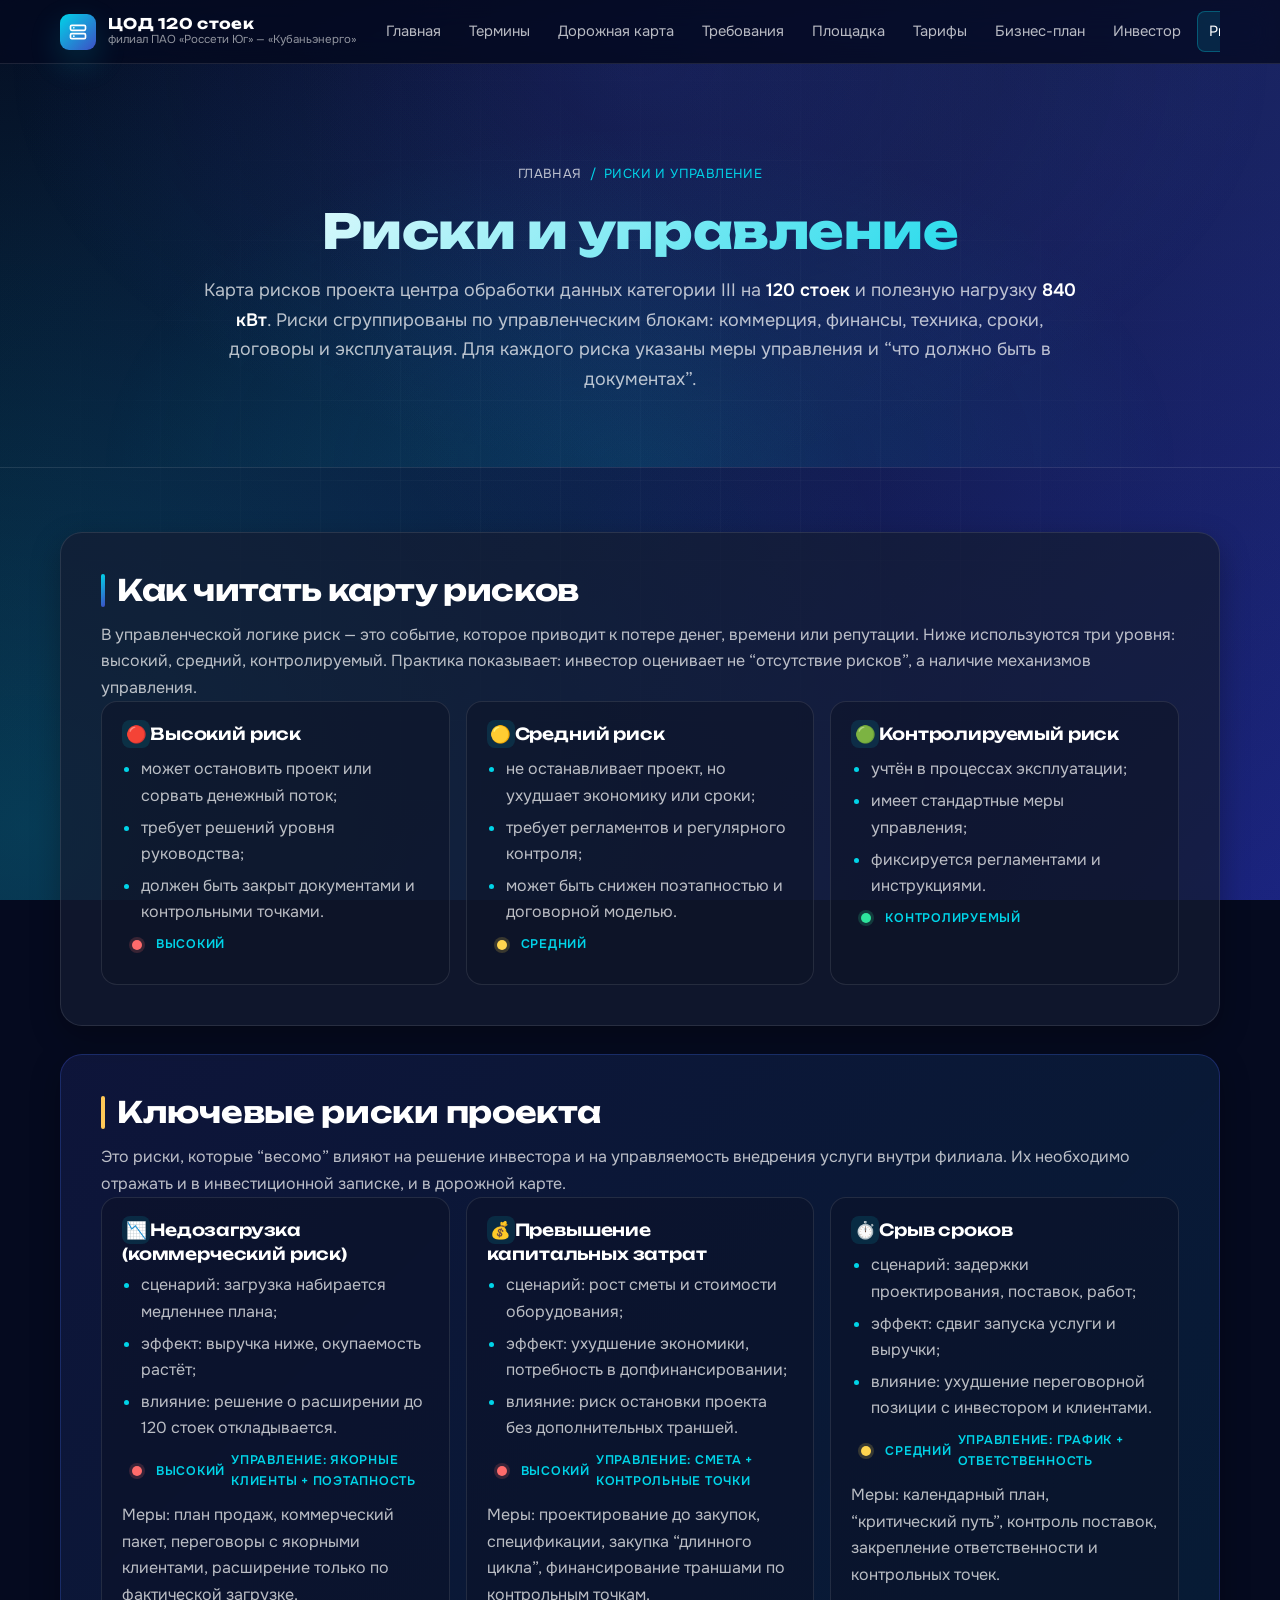
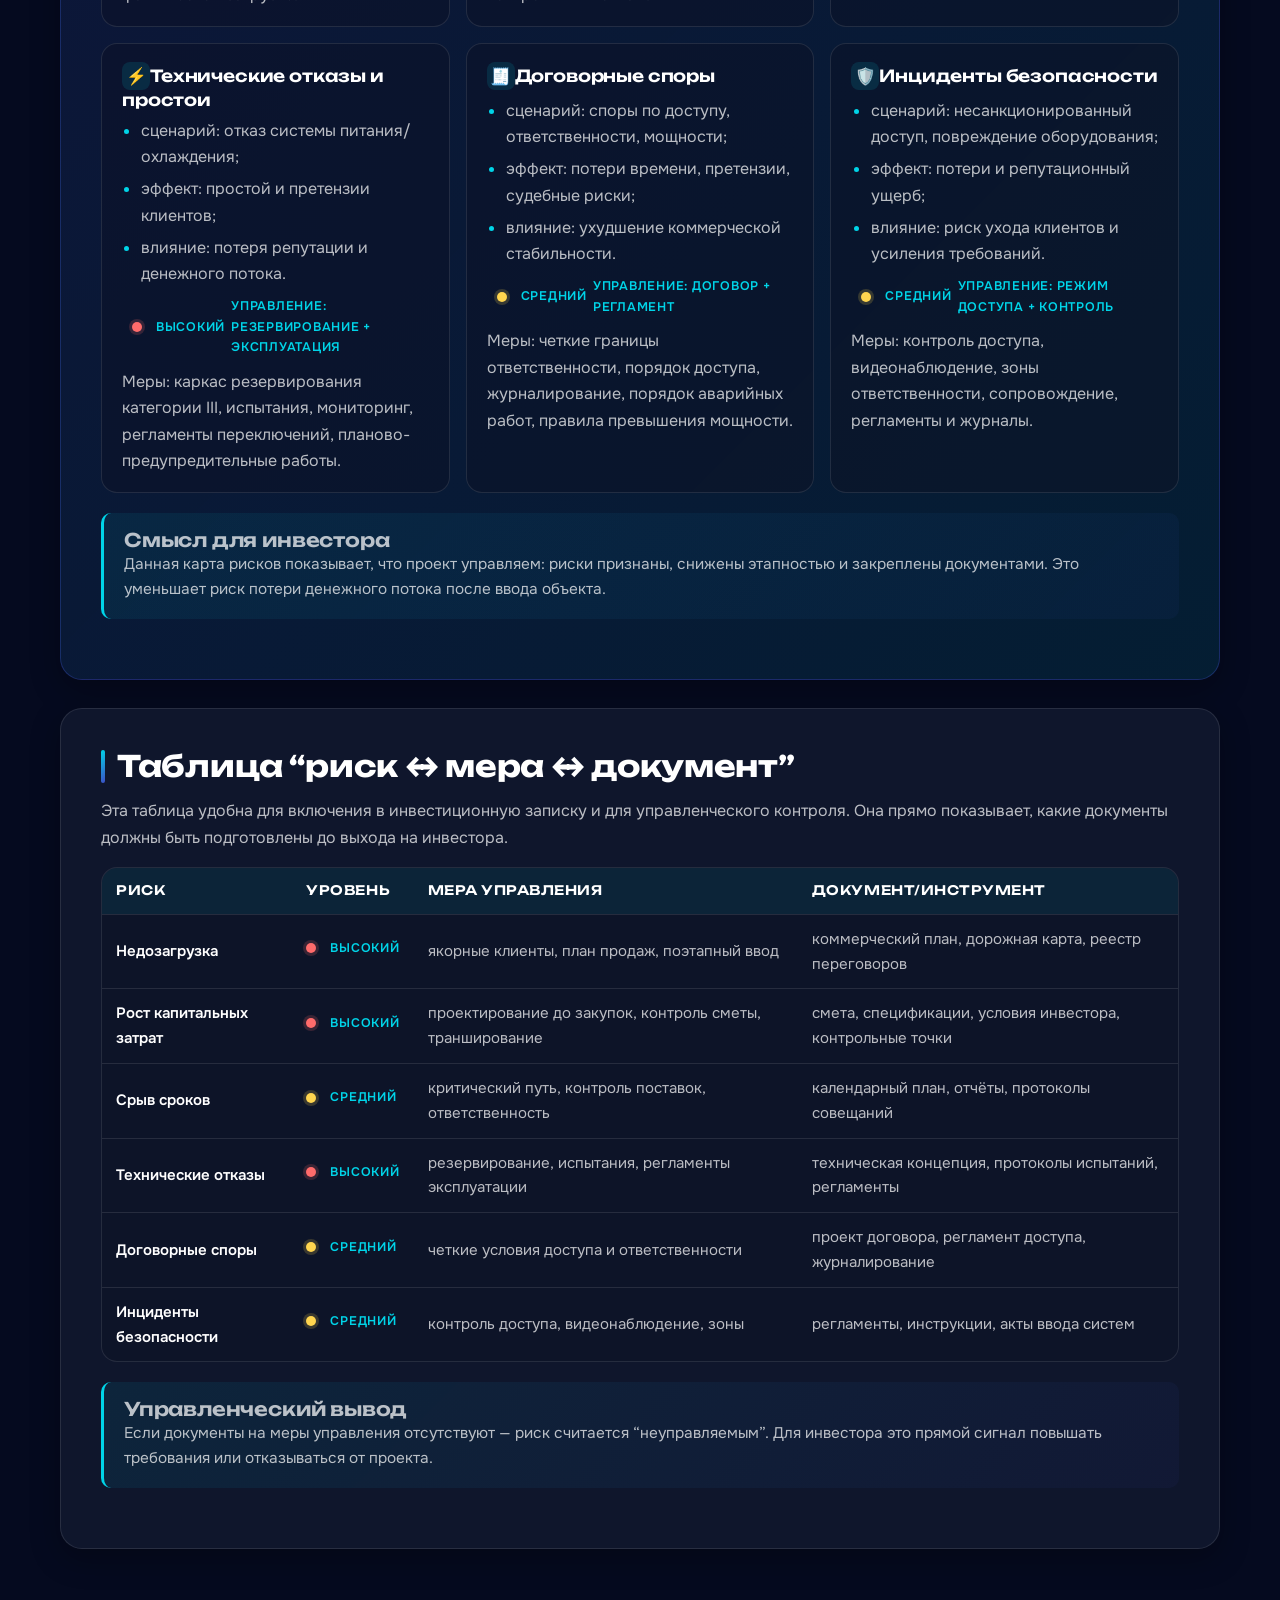
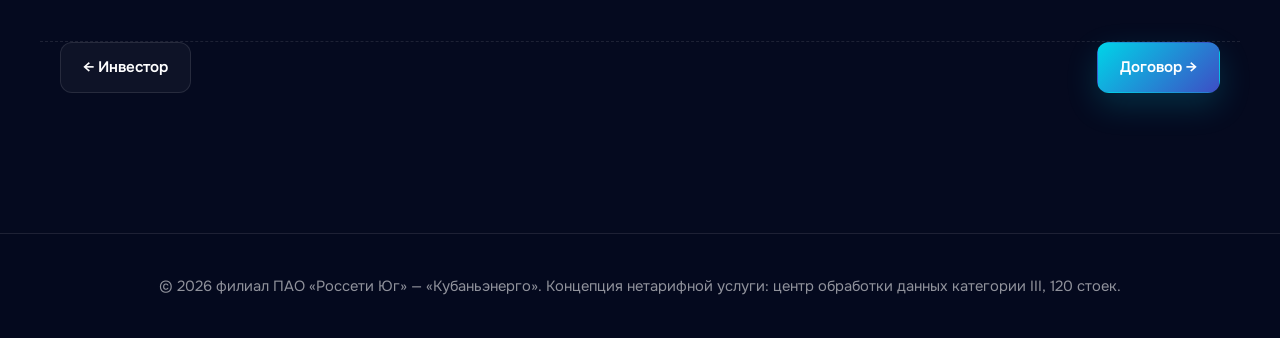
<file: risks.html>
<!DOCTYPE html>
<html lang="ru">
<head>
  <meta charset="UTF-8" />
  <meta name="viewport" content="width=device-width, initial-scale=1.0" />
  <meta name="theme-color" content="#050a1f" />
  <meta name="description" content="Карта рисков проекта центра обработки данных категории III на 120 стоек и полезную нагрузку 840 кВт. Риски сгруппированы по управленческим блокам: коммерция, финансы, тех" />
  <title>Риски и управление | ЦОД категории III на 120 стоек</title>
  <link rel="stylesheet" href="assets/styles.css" />
</head>
<body>
  <div class="bg" aria-hidden="true"></div>

  <nav class="topnav">
    <div class="topnav-inner">
      <a href="index.html" class="brand" aria-label="На главную">
        <span class="brand-logo" aria-hidden="true">
          <svg viewBox="0 0 24 24" fill="none" stroke="currentColor" stroke-width="2" stroke-linecap="round" stroke-linejoin="round">
            <rect x="3" y="4" width="18" height="6" rx="1.5"/><rect x="3" y="14" width="18" height="6" rx="1.5"/>
            <line x1="7" y1="7" x2="7.01" y2="7"/><line x1="7" y1="17" x2="7.01" y2="17"/>
          </svg>
        </span>
        <span class="brand-text">ЦОД 120 стоек<small>филиал ПАО «Россети Юг» — «Кубаньэнерго»</small></span>
      </a>
      <button class="nav-toggle" type="button" aria-label="Меню" aria-expanded="false">
        <svg viewBox="0 0 24 24" fill="none" stroke="currentColor" stroke-width="2" stroke-linecap="round"><line x1="3" y1="6" x2="21" y2="6"/><line x1="3" y1="12" x2="21" y2="12"/><line x1="3" y1="18" x2="21" y2="18"/></svg>
      </button>
      <div class="nav-links">
        <a href="index.html">Главная</a>
        <a href="glossary.html">Термины</a>
        <a href="roadmap.html">Дорожная карта</a>
        <a href="requirements.html">Требования</a>
        <a href="substations.html">Площадка</a>
        <a href="pricing.html">Тарифы</a>
        <a href="business-plan.html">Бизнес-план</a>
        <a href="investor.html">Инвестор</a>
        <a href="risks.html" class="active">Риски</a>
        <a href="contract.html">Договор</a>
        <a href="templates.html">Документы</a>
      </div>
    </div>
  </nav>

  <header class="page-head">
    <div class="electric-grid" aria-hidden="true">
      <div class="electric-line"></div><div class="electric-line"></div><div class="electric-line"></div>
    </div>
    <div class="crumbs"><a href="index.html">Главная</a> <span>/</span> <span>Риски и управление</span></div>
    <h1>Риски и управление</h1>
    <p>Карта рисков проекта центра обработки данных категории III на <b>120 стоек</b> и полезную нагрузку <b>840 кВт</b>.
      Риски сгруппированы по управленческим блокам: коммерция, финансы, техника, сроки, договоры и эксплуатация.
      Для каждого риска указаны меры управления и “что должно быть в документах”.</p>
  </header>

  <main class="fade-in">
<section class="section">
      <h2>Как читать карту рисков</h2>
      <p>
        В управленческой логике риск — это событие, которое приводит к потере денег, времени или репутации.
        Ниже используются три уровня: высокий, средний, контролируемый.
        Практика показывает: инвестор оценивает не “отсутствие рисков”, а наличие механизмов управления.
      </p>

      <div class="grid">
        <div class="box">
          <h3><span class="icon">🔴</span>Высокий риск</h3>
          <ul>
            <li>может остановить проект или сорвать денежный поток;</li>
            <li>требует решений уровня руководства;</li>
            <li>должен быть закрыт документами и контрольными точками.</li>
          </ul>
          <div class="level">
            <span class="pill"><i class="i-bad"></i>высокий</span>
          </div>
        </div>

        <div class="box">
          <h3><span class="icon">🟡</span>Средний риск</h3>
          <ul>
            <li>не останавливает проект, но ухудшает экономику или сроки;</li>
            <li>требует регламентов и регулярного контроля;</li>
            <li>может быть снижен поэтапностью и договорной моделью.</li>
          </ul>
          <div class="level">
            <span class="pill"><i class="i-warn"></i>средний</span>
          </div>
        </div>

        <div class="box">
          <h3><span class="icon">🟢</span>Контролируемый риск</h3>
          <ul>
            <li>учтён в процессах эксплуатации;</li>
            <li>имеет стандартные меры управления;</li>
            <li>фиксируется регламентами и инструкциями.</li>
          </ul>
          <div class="level">
            <span class="pill"><i class="i-ok"></i>контролируемый</span>
          </div>
        </div>
      </div>
    </section>

    
    <section class="section invest">
      <h2>Ключевые риски проекта</h2>
      <p>
        Это риски, которые “весомо” влияют на решение инвестора и на управляемость внедрения услуги внутри филиала.
        Их необходимо отражать и в инвестиционной записке, и в дорожной карте.
      </p>

      <div class="grid">
        <div class="box">
          <h3><span class="icon">📉</span>Недозагрузка (коммерческий риск)</h3>
          <ul>
            <li>сценарий: загрузка набирается медленнее плана;</li>
            <li>эффект: выручка ниже, окупаемость растёт;</li>
            <li>влияние: решение о расширении до 120 стоек откладывается.</li>
          </ul>
          <div class="level">
            <span class="pill"><i class="i-bad"></i>высокий</span>
            <span class="pill">управление: якорные клиенты + поэтапность</span>
          </div>
          <div class="muted">
            Меры: план продаж, коммерческий пакет, переговоры с якорными клиентами, расширение только по фактической загрузке.
          </div>
        </div>

        <div class="box">
          <h3><span class="icon">💰</span>Превышение капитальных затрат</h3>
          <ul>
            <li>сценарий: рост сметы и стоимости оборудования;</li>
            <li>эффект: ухудшение экономики, потребность в допфинансировании;</li>
            <li>влияние: риск остановки проекта без дополнительных траншей.</li>
          </ul>
          <div class="level">
            <span class="pill"><i class="i-bad"></i>высокий</span>
            <span class="pill">управление: смета + контрольные точки</span>
          </div>
          <div class="muted">
            Меры: проектирование до закупок, спецификации, закупка “длинного цикла”, финансирование траншами по контрольным точкам.
          </div>
        </div>

        <div class="box">
          <h3><span class="icon">⏱️</span>Срыв сроков</h3>
          <ul>
            <li>сценарий: задержки проектирования, поставок, работ;</li>
            <li>эффект: сдвиг запуска услуги и выручки;</li>
            <li>влияние: ухудшение переговорной позиции с инвестором и клиентами.</li>
          </ul>
          <div class="level">
            <span class="pill"><i class="i-warn"></i>средний</span>
            <span class="pill">управление: график + ответственность</span>
          </div>
          <div class="muted">
            Меры: календарный план, “критический путь”, контроль поставок, закрепление ответственности и контрольных точек.
          </div>
        </div>

        <div class="box">
          <h3><span class="icon">⚡</span>Технические отказы и простои</h3>
          <ul>
            <li>сценарий: отказ системы питания/охлаждения;</li>
            <li>эффект: простой и претензии клиентов;</li>
            <li>влияние: потеря репутации и денежного потока.</li>
          </ul>
          <div class="level">
            <span class="pill"><i class="i-bad"></i>высокий</span>
            <span class="pill">управление: резервирование + эксплуатация</span>
          </div>
          <div class="muted">
            Меры: каркас резервирования категории III, испытания, мониторинг, регламенты переключений, планово-предупредительные работы.
          </div>
        </div>

        <div class="box">
          <h3><span class="icon">🧾</span>Договорные споры</h3>
          <ul>
            <li>сценарий: споры по доступу, ответственности, мощности;</li>
            <li>эффект: потери времени, претензии, судебные риски;</li>
            <li>влияние: ухудшение коммерческой стабильности.</li>
          </ul>
          <div class="level">
            <span class="pill"><i class="i-warn"></i>средний</span>
            <span class="pill">управление: договор + регламент</span>
          </div>
          <div class="muted">
            Меры: четкие границы ответственности, порядок доступа, журналирование, порядок аварийных работ, правила превышения мощности.
          </div>
        </div>

        <div class="box">
          <h3><span class="icon">🛡️</span>Инциденты безопасности</h3>
          <ul>
            <li>сценарий: несанкционированный доступ, повреждение оборудования;</li>
            <li>эффект: потери и репутационный ущерб;</li>
            <li>влияние: риск ухода клиентов и усиления требований.</li>
          </ul>
          <div class="level">
            <span class="pill"><i class="i-warn"></i>средний</span>
            <span class="pill">управление: режим доступа + контроль</span>
          </div>
          <div class="muted">
            Меры: контроль доступа, видеонаблюдение, зоны ответственности, сопровождение, регламенты и журналы.
          </div>
        </div>
      </div>

      <div class="note">
        <h3>Смысл для инвестора</h3>
        <p>
          Данная карта рисков показывает, что проект управляем: риски признаны, снижены этапностью и закреплены документами.
          Это уменьшает риск потери денежного потока после ввода объекта.
        </p>
      </div>
    </section>

    
    <section class="section">
      <h2>Таблица “риск ↔ мера ↔ документ”</h2>
      <p>
        Эта таблица удобна для включения в инвестиционную записку и для управленческого контроля.
        Она прямо показывает, какие документы должны быть подготовлены до выхода на инвестора.
      </p>

      <div class="table-wrap" aria-label="Таблица риск — мера — документ">
        <table>
          <thead>
            <tr>
              <th>Риск</th>
              <th>Уровень</th>
              <th>Мера управления</th>
              <th>Документ/инструмент</th>
            </tr>
          </thead>
          <tbody>
            <tr>
              <td><b>Недозагрузка</b></td>
              <td>
                <span class="pill"><i class="i-bad"></i>высокий</span>
              </td>
              <td>якорные клиенты, план продаж, поэтапный ввод</td>
              <td>коммерческий план, дорожная карта, реестр переговоров</td>
            </tr>
            <tr>
              <td><b>Рост капитальных затрат</b></td>
              <td>
                <span class="pill"><i class="i-bad"></i>высокий</span>
              </td>
              <td>проектирование до закупок, контроль сметы, транширование</td>
              <td>смета, спецификации, условия инвестора, контрольные точки</td>
            </tr>
            <tr>
              <td><b>Срыв сроков</b></td>
              <td>
                <span class="pill"><i class="i-warn"></i>средний</span>
              </td>
              <td>критический путь, контроль поставок, ответственность</td>
              <td>календарный план, отчёты, протоколы совещаний</td>
            </tr>
            <tr>
              <td><b>Технические отказы</b></td>
              <td>
                <span class="pill"><i class="i-bad"></i>высокий</span>
              </td>
              <td>резервирование, испытания, регламенты эксплуатации</td>
              <td>техническая концепция, протоколы испытаний, регламенты</td>
            </tr>
            <tr>
              <td><b>Договорные споры</b></td>
              <td>
                <span class="pill"><i class="i-warn"></i>средний</span>
              </td>
              <td>четкие условия доступа и ответственности</td>
              <td>проект договора, регламент доступа, журналирование</td>
            </tr>
            <tr>
              <td><b>Инциденты безопасности</b></td>
              <td>
                <span class="pill"><i class="i-warn"></i>средний</span>
              </td>
              <td>контроль доступа, видеонаблюдение, зоны</td>
              <td>регламенты, инструкции, акты ввода систем</td>
            </tr>
          </tbody>
        </table>
      </div>

      <div class="note">
        <h3>Управленческий вывод</h3>
        <p>
          Если документы на меры управления отсутствуют — риск считается “неуправляемым”.
          Для инвестора это прямой сигнал повышать требования или отказываться от проекта.
        </p>
      </div>

      
    </section>
  </main>

  <div class="actions" style="max-width:var(--container);margin:0 auto;padding:0 20px 60px;">
    <a class="btn" href="investor.html">← Инвестор</a>
    <a class="btn primary" href="contract.html" style="margin-left:auto;">Договор →</a>
  </div>

  <footer>
    <div class="footer-inner">
      <p>&copy; 2026 филиал ПАО «Россети Юг» — «Кубаньэнерго». Концепция нетарифной услуги: центр обработки данных категории III, 120 стоек.</p>
    </div>
  </footer>

  <button id="fab-top" class="fab" type="button" aria-label="В начало страницы" title="В начало">
    <svg viewBox="0 0 24 24" fill="none" stroke="currentColor" stroke-width="2.4" stroke-linecap="round" stroke-linejoin="round"><path d="M5 15l7-7 7 7"/></svg>
  </button>

  <script src="assets/app.js"></script>
</body>
</html>
</file>
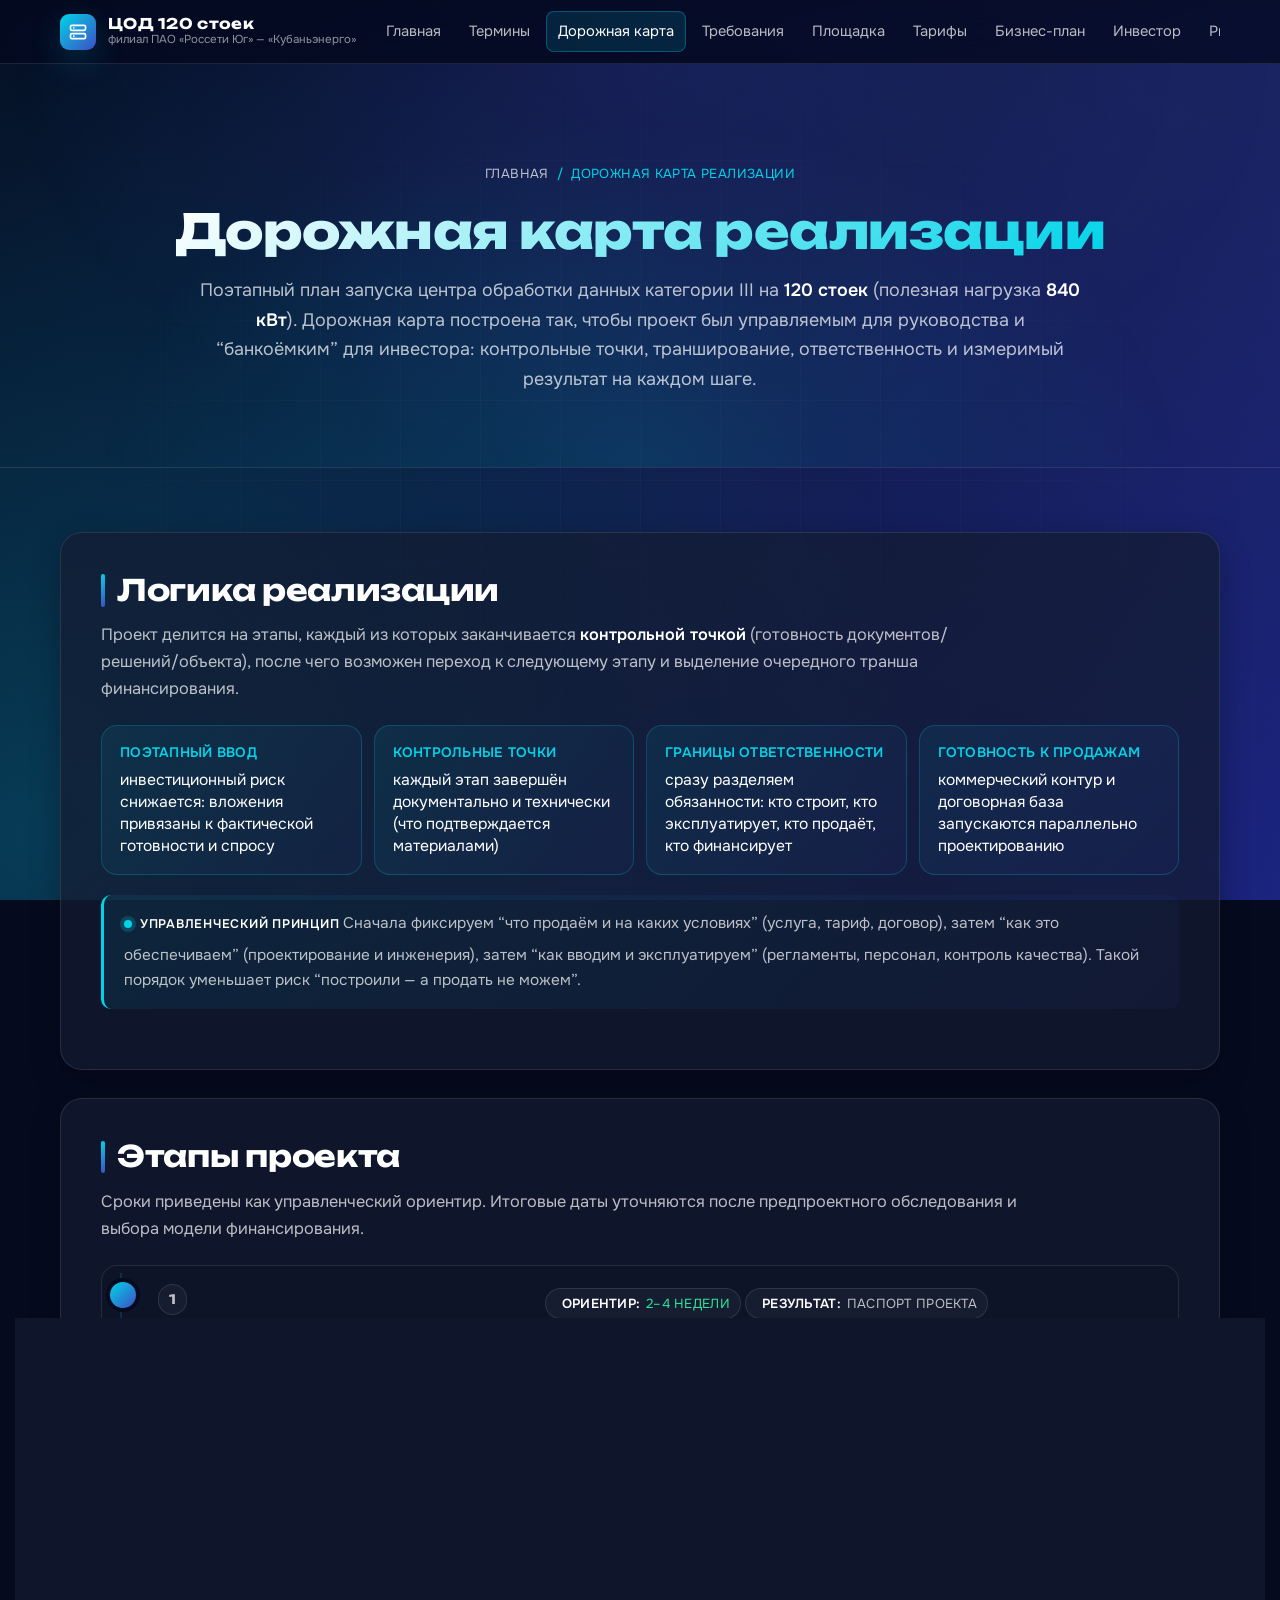
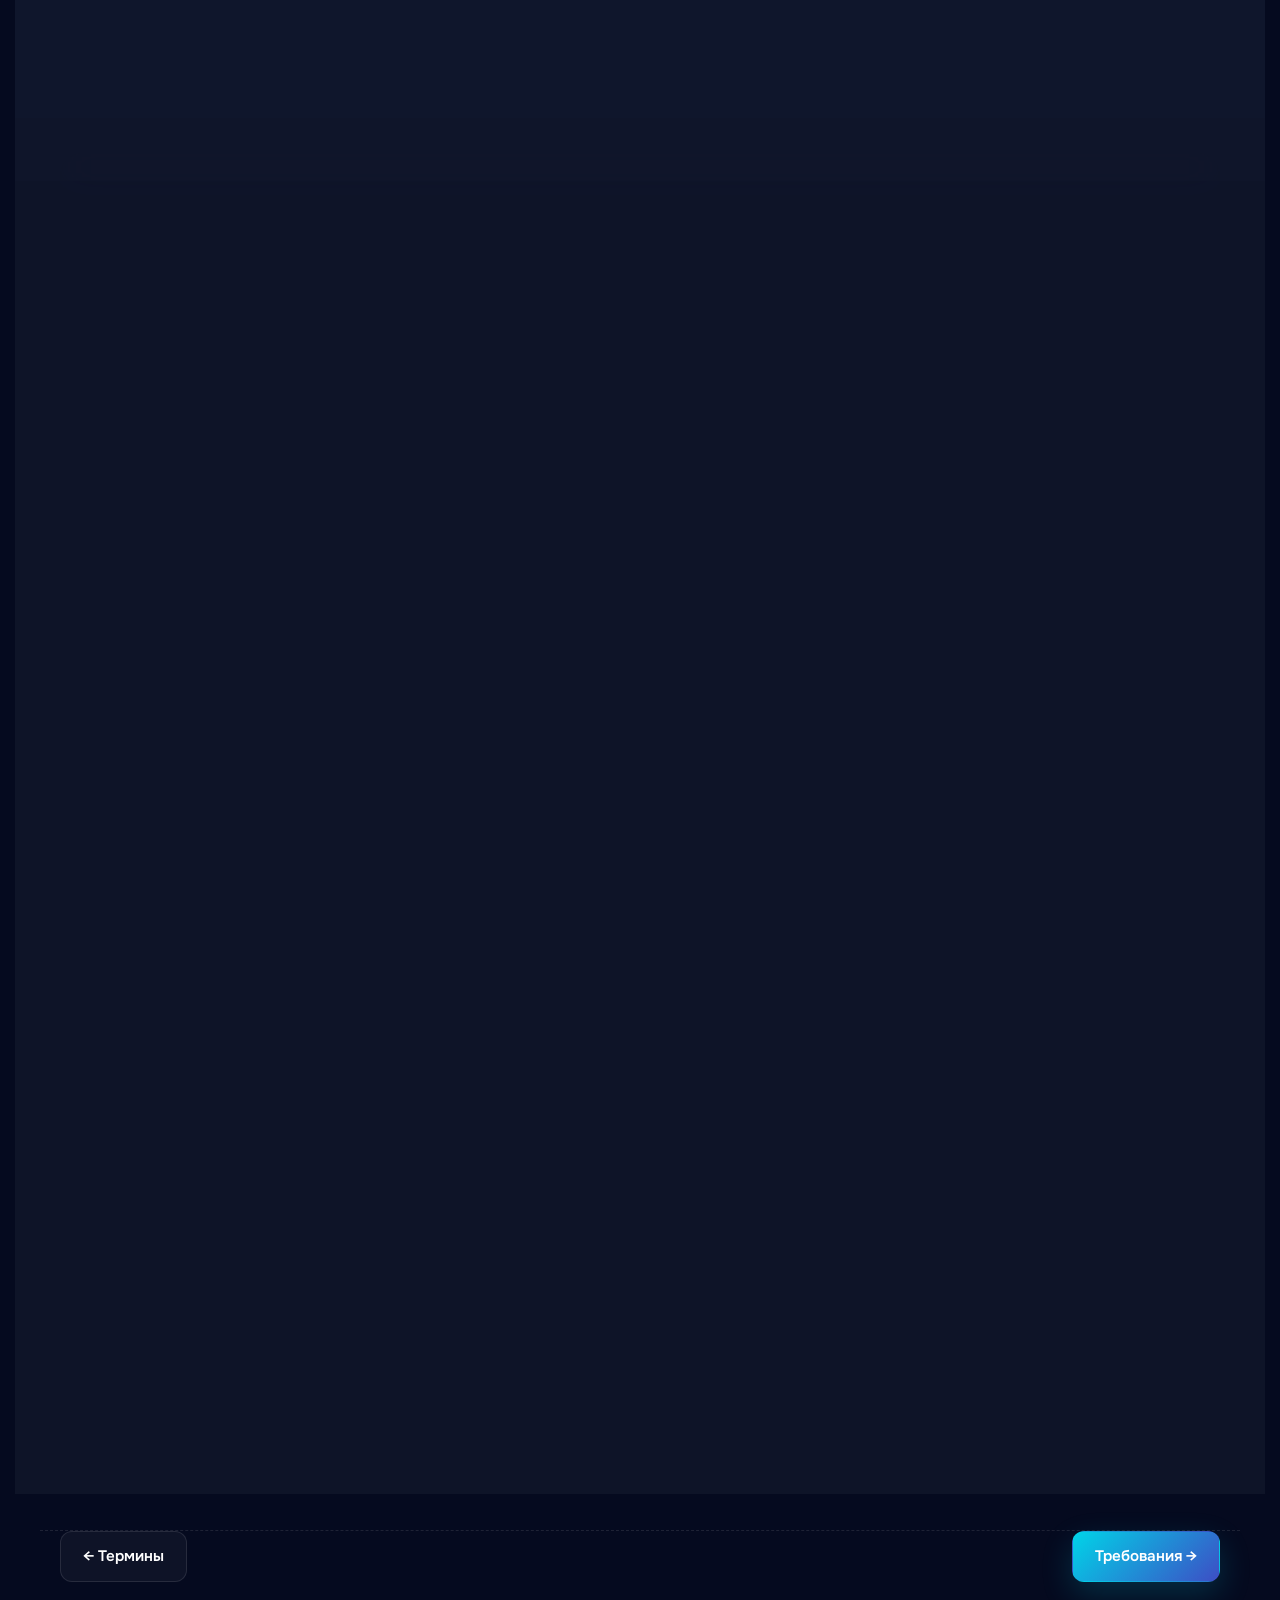
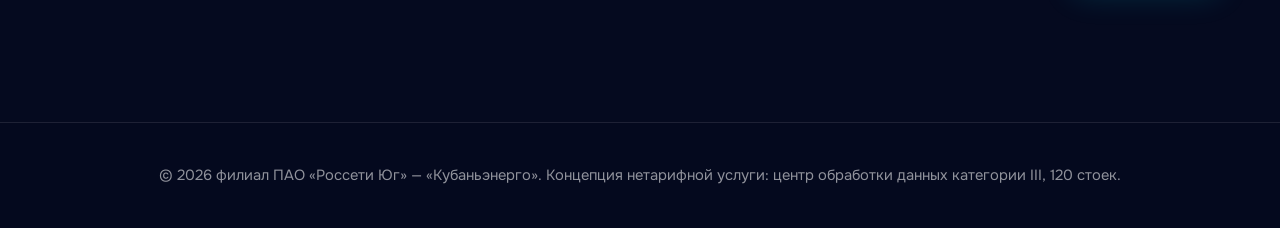
<file: roadmap.html>
<!DOCTYPE html>
<html lang="ru">
<head>
  <meta charset="UTF-8" />
  <meta name="viewport" content="width=device-width, initial-scale=1.0" />
  <meta name="theme-color" content="#050a1f" />
  <meta name="description" content="Поэтапный план запуска центра обработки данных категории III на 120 стоек (полезная нагрузка 840 кВт). Дорожная карта построена так, чтобы проект был управляемым для руко" />
  <title>Дорожная карта реализации | ЦОД категории III на 120 стоек</title>
  <link rel="stylesheet" href="assets/styles.css" />
</head>
<body>
  <div class="bg" aria-hidden="true"></div>

  <nav class="topnav">
    <div class="topnav-inner">
      <a href="index.html" class="brand" aria-label="На главную">
        <span class="brand-logo" aria-hidden="true">
          <svg viewBox="0 0 24 24" fill="none" stroke="currentColor" stroke-width="2" stroke-linecap="round" stroke-linejoin="round">
            <rect x="3" y="4" width="18" height="6" rx="1.5"/><rect x="3" y="14" width="18" height="6" rx="1.5"/>
            <line x1="7" y1="7" x2="7.01" y2="7"/><line x1="7" y1="17" x2="7.01" y2="17"/>
          </svg>
        </span>
        <span class="brand-text">ЦОД 120 стоек<small>филиал ПАО «Россети Юг» — «Кубаньэнерго»</small></span>
      </a>
      <button class="nav-toggle" type="button" aria-label="Меню" aria-expanded="false">
        <svg viewBox="0 0 24 24" fill="none" stroke="currentColor" stroke-width="2" stroke-linecap="round"><line x1="3" y1="6" x2="21" y2="6"/><line x1="3" y1="12" x2="21" y2="12"/><line x1="3" y1="18" x2="21" y2="18"/></svg>
      </button>
      <div class="nav-links">
        <a href="index.html">Главная</a>
        <a href="glossary.html">Термины</a>
        <a href="roadmap.html" class="active">Дорожная карта</a>
        <a href="requirements.html">Требования</a>
        <a href="substations.html">Площадка</a>
        <a href="pricing.html">Тарифы</a>
        <a href="business-plan.html">Бизнес-план</a>
        <a href="investor.html">Инвестор</a>
        <a href="risks.html">Риски</a>
        <a href="contract.html">Договор</a>
        <a href="templates.html">Документы</a>
      </div>
    </div>
  </nav>

  <header class="page-head">
    <div class="electric-grid" aria-hidden="true">
      <div class="electric-line"></div><div class="electric-line"></div><div class="electric-line"></div>
    </div>
    <div class="crumbs"><a href="index.html">Главная</a> <span>/</span> <span>Дорожная карта реализации</span></div>
    <h1>Дорожная карта реализации</h1>
    <p>Поэтапный план запуска центра обработки данных категории III на <b>120 стоек</b> (полезная нагрузка <b>840 кВт</b>).
      Дорожная карта построена так, чтобы проект был управляемым для руководства и “банкоёмким” для инвестора:
      контрольные точки, транширование, ответственность и измеримый результат на каждом шаге.</p>
  </header>

  <main class="fade-in">
<section class="section">
      <h2>Логика реализации</h2>
      <p class="lead">
        Проект делится на этапы, каждый из которых заканчивается <b>контрольной точкой</b> (готовность документов/решений/объекта),
        после чего возможен переход к следующему этапу и выделение очередного транша финансирования.
      </p>

      <div class="kpi-grid" aria-label="Ключевые принципы дорожной карты">
        <div class="kpi">
          <b>Поэтапный ввод</b>
          <span>инвестиционный риск снижается: вложения привязаны к фактической готовности и спросу</span>
        </div>
        <div class="kpi">
          <b>Контрольные точки</b>
          <span>каждый этап завершён документально и технически (что подтверждается материалами)</span>
        </div>
        <div class="kpi">
          <b>Границы ответственности</b>
          <span>сразу разделяем обязанности: кто строит, кто эксплуатирует, кто продаёт, кто финансирует</span>
        </div>
        <div class="kpi">
          <b>Готовность к продажам</b>
          <span>коммерческий контур и договорная база запускаются параллельно проектированию</span>
        </div>
      </div>

      <div class="note">
        <div class="pill"><span class="dot"></span><b>Управленческий принцип</b></div>
        Сначала фиксируем “что продаём и на каких условиях” (услуга, тариф, договор), затем “как это обеспечиваем” (проектирование и инженерия),
        затем “как вводим и эксплуатируем” (регламенты, персонал, контроль качества). Такой порядок уменьшает риск “построили — а продать не можем”.
      </div>
    </section>

    <section class="section">
      <h2>Этапы проекта</h2>
      <p class="lead">
        Сроки приведены как управленческий ориентир. Итоговые даты уточняются после предпроектного обследования и выбора модели финансирования.
      </p>

      <div class="timeline" aria-label="Этапы проекта">
        
        <article class="stage">
          <div class="stage-head">
            <div class="stage-title">
              <div class="badge">1</div>
              <h3>Инициация и упаковка проекта</h3>
            </div>
            <div class="stage-meta">
              <div class="chip ok"><i></i><b>Ориентир:</b> 2–4 недели</div>
              <div class="chip"><i></i><b>Результат:</b> паспорт проекта</div>
            </div>
          </div>

          <p>
            Формируем управленческую рамку: цель, состав услуги, целевые клиенты, подход к тарифам, схема ролей
            и первичная модель финансирования (включая инвестиционное партнёрство).
          </p>

          <div class="cols">
            <div class="box">
              <b>Ключевые задачи</b>
              <ul>
                <li>Зафиксировать состав услуги “размещение в ЦОД” (что входит в тариф, что оплачивается отдельно).</li>
                <li>Определить границы ответственности и контур эксплуатации (кто отвечает за бесперебойность).</li>
                <li>Сформировать базовый пакет для инвестора: краткая записка, финансовые показатели, риски, контрольные точки.</li>
                <li>Подготовить перечень данных для предпроектного обследования площадки.</li>
              </ul>
            </div>
            <div class="box gate">
              <b>Контрольная точка (для инвестора)</b>
              <ul>
                <li>Утверждённый паспорт проекта и “инвестиционный профиль”.</li>
                <li>Черновик финансовой модели на 120 стоек (структура доходов/расходов/капитальных затрат).</li>
                <li>Согласованная схема взаимодействия: владелец услуги, эксплуатация, правовой контур, финансы.</li>
              </ul>
            </div>
          </div>
        </article>

        
        <article class="stage">
          <div class="stage-head">
            <div class="stage-title">
              <div class="badge">2</div>
              <h3>Предпроектное обследование и исходные данные</h3>
            </div>
            <div class="stage-meta">
              <div class="chip ok"><i></i><b>Ориентир:</b> 3–6 недель</div>
              <div class="chip"><i></i><b>Результат:</b> отчёт и решения</div>
            </div>
          </div>

          <p>
            Проверяем реализуемость на выбранной площадке: электроснабжение, размещение инженерных систем,
            ограничения, доступность подключений, требования безопасности и эксплуатации.
          </p>

          <div class="cols">
            <div class="box">
              <b>Ключевые задачи</b>
              <ul>
                <li>Обследование площадки: помещения, вводы, трассы, возможности резервирования.</li>
                <li>Фиксация целевых параметров: 120 стоек, 840 кВт полезной нагрузки, режимы резервирования.</li>
                <li>Определение технических решений “в первом приближении” (концепция компоновки).</li>
                <li>Уточнение рисков: сроки, стоимость, согласования, эксплуатационные требования.</li>
              </ul>
            </div>
            <div class="box gate">
              <b>Контрольная точка (для инвестора)</b>
              <ul>
                <li>Отчёт по обследованию и перечень исходных данных для проектирования.</li>
                <li>Подтверждение возможности обеспечения параметров и категории III (на уровне концепции).</li>
                <li>Обновление финансовой модели с учётом реальных ограничений площадки.</li>
              </ul>
            </div>
          </div>
        </article>

        
        <article class="stage">
          <div class="stage-head">
            <div class="stage-title">
              <div class="badge">3</div>
              <h3>Проектирование и сметная верификация</h3>
            </div>
            <div class="stage-meta">
              <div class="chip ok"><i></i><b>Ориентир:</b> 2–4 месяца</div>
              <div class="chip"><i></i><b>Результат:</b> проект и смета</div>
            </div>
          </div>

          <p>
            Переходим от идеи к проекту: инженерные решения, спецификации, сметная стоимость, график закупок и строительно-монтажных работ.
            Параллельно фиксируем договорную основу и коммерческие пакеты для клиентов.
          </p>

          <div class="cols">
            <div class="box">
              <b>Ключевые задачи</b>
              <ul>
                <li>Разработка проектной документации (инженерные системы, компоновка, безопасность).</li>
                <li>Сметная оценка и проверка стоимости (контроль “почему так дорого/дешево”).</li>
                <li>Подготовка регламентов эксплуатации первого контура.</li>
                <li>Доработка договорной модели: шаблоны, приложения, границы ответственности, порядок доступа.</li>
              </ul>
            </div>
            <div class="box gate">
              <b>Контрольная точка (для инвестора)</b>
              <ul>
                <li>Готовая проектная документация и смета по очередям (что строим сначала, что потом).</li>
                <li>Подтверждение плана-графика работ и закупок.</li>
                <li>Готовый пакет ключевых шаблонов договоров и регламентов доступа.</li>
              </ul>
            </div>
          </div>
        </article>

        
        <article class="stage">
          <div class="stage-head">
            <div class="stage-title">
              <div class="badge">4</div>
              <h3>Закупки и строительно-монтажные работы</h3>
            </div>
            <div class="stage-meta">
              <div class="chip ok"><i></i><b>Ориентир:</b> 3–6 месяцев</div>
              <div class="chip"><i></i><b>Результат:</b> готовность объекта</div>
            </div>
          </div>

          <p>
            Реализуем инженерный комплекс, обеспечивающий услугу. На этом этапе критичны: качество монтажа,
            управляемость поставок и дисциплина документации (акты, паспорта, исполнительная документация).
          </p>

          <div class="cols">
            <div class="box">
              <b>Ключевые задачи</b>
              <ul>
                <li>Закупка оборудования и материалов (с приоритизацией критических позиций).</li>
                <li>Строительно-монтажные работы и интеграция инженерных систем.</li>
                <li>Подготовка эксплуатационных журналов и исполнительной документации.</li>
                <li>Формирование команды эксплуатации и обучение по регламентам.</li>
              </ul>
            </div>
            <div class="box gate">
              <b>Контрольная точка (для инвестора)</b>
              <ul>
                <li>Акты готовности и подтверждение фактической готовности систем.</li>
                <li>Комплект исполнительной документации на смонтированные системы.</li>
                <li>Готовность к испытаниям и комплексному опробованию.</li>
              </ul>
            </div>
          </div>
        </article>

        
        <article class="stage">
          <div class="stage-head">
            <div class="stage-title">
              <div class="badge">5</div>
              <h3>Испытания, ввод и промышленная эксплуатация</h3>
            </div>
            <div class="stage-meta">
              <div class="chip ok"><i></i><b>Ориентир:</b> 4–8 недель</div>
              <div class="chip"><i></i><b>Результат:</b> запуск услуги</div>
            </div>
          </div>

          <p>
            Подтверждаем параметры и отказоустойчивость на практике. Формируем управляемую эксплуатацию и готовность к заселению клиентов.
          </p>

          <div class="cols">
            <div class="box">
              <b>Ключевые задачи</b>
              <ul>
                <li>Комплексное опробование инженерных систем и сценариев переключений.</li>
                <li>Настройка мониторинга, аварийных уведомлений, журналирования событий.</li>
                <li>Утверждение эксплуатационных регламентов и схем допуска.</li>
                <li>Формирование тарифных пакетов и старт коммерческого предложения.</li>
              </ul>
            </div>
            <div class="box gate">
              <b>Контрольная точка (для инвестора)</b>
              <ul>
                <li>Протоколы испытаний и подтверждение готовности к промышленной эксплуатации.</li>
                <li>Готовность договорного контура и процессов обслуживания клиентов.</li>
                <li>План заселения (цель по загрузке, очередность клиентов, график подключений).</li>
              </ul>
            </div>
          </div>
        </article>

        
        <article class="stage">
          <div class="stage-head">
            <div class="stage-title">
              <div class="badge">6</div>
              <h3>Коммерческий рост и расширение (по спросу)</h3>
            </div>
            <div class="stage-meta">
              <div class="chip ok"><i></i><b>Ориентир:</b> 6–24 месяца</div>
              <div class="chip"><i></i><b>Результат:</b> рост загрузки</div>
            </div>
          </div>

          <p>
            На данном этапе “включается экономика”: загрузка, удержание клиентов, качество услуги, повторные продажи.
            Расширение выполняется только при подтверждённом спросе и соблюдении показателей эксплуатации.
          </p>

          <div class="cols">
            <div class="box">
              <b>Ключевые задачи</b>
              <ul>
                <li>Маркетинг и продажи: переговоры, заселение, сопровождение клиентов.</li>
                <li>Контроль качества: предотвращение простоев, работа с инцидентами, улучшение регламентов.</li>
                <li>Расширение очередями: добавление оборудования и мощностей под фактическую загрузку.</li>
                <li>Регулярная отчётность инвестору: загрузка, выручка, расходы, выполненные контрольные точки.</li>
              </ul>
            </div>
            <div class="box gate">
              <b>Контрольная точка (для инвестора)</b>
              <ul>
                <li>Достижение целевой загрузки очереди (по согласованному плану).</li>
                <li>Подтверждение целевых показателей доходности на фактических договорах.</li>
                <li>Решение о следующем расширении и очередном транше (если предусмотрено моделью).</li>
              </ul>
            </div>
          </div>
        </article>
      </div>

      <div class="note">
        <div class="pill"><span class="dot"></span><b>Что важно руководству</b></div>
        Основной риск проекта — не “строительство”, а <b>несовпадение обещаний услуги с реальными возможностями</b>.
        Поэтому параллельно инженерии на каждом этапе закрепляется: состав услуги, договор, границы ответственности,
        регламенты и готовность эксплуатации.
      </div>
    </section>

    <section class="section">
      <h2>Контрольные точки и транширование для инвестора</h2>
      <p class="lead">
        Ниже — примерный контур транширования: инвестор финансирует проект по достижению подтверждаемых результатов.
        Конкретные суммы и доли фиксируются в инвестиционном соглашении.
      </p>

      <div class="table-wrap" role="region" aria-label="Контрольные точки и транширование" tabindex="0">
        <table>
          <thead>
            <tr>
              <th>Этап</th>
              <th>Что должно быть готово</th>
              <th>Чем подтверждается</th>
              <th>Основание для транша</th>
            </tr>
          </thead>
          <tbody>
            <tr>
              <td><b>1</b> — Инициация</td>
              <td>
                Паспорт проекта, состав услуги, схема ролей, черновик финансовой модели, план контроля рисков.
                <small>Результат: проект “упакован” и пригоден для переговоров.</small>
              </td>
              <td>
                Пакет материалов: паспорт, схема ответственности, первичные расчёты, перечень исходных данных.
              </td>
              <td>
                Стартовый транш на обследование и проектирование (по модели).
              </td>
            </tr>

            <tr>
              <td><b>2</b> — Обследование</td>
              <td>
                Отчёт по площадке, подтверждение реализуемости параметров, уточнение ограничений и решений.
                <small>Результат: понятны реальные сроки и стоимость.</small>
              </td>
              <td>
                Отчёт обследования, перечень исходных данных, обновление финансовой модели.
              </td>
              <td>
                Транш на проектирование и сметную верификацию.
              </td>
            </tr>

            <tr>
              <td><b>3</b> — Проектирование</td>
              <td>
                Проектная документация и смета по очередям, план-график работ и закупок, пакет шаблонов договоров.
                <small>Результат: “что строим” и “на каких условиях продаём” зафиксировано.</small>
              </td>
              <td>
                Проект, спецификации, смета, график, шаблоны договоров и регламенты доступа.
              </td>
              <td>
                Основной транш на закупки и строительно-монтажные работы.
              </td>
            </tr>

            <tr>
              <td><b>4</b> — Монтаж</td>
              <td>
                Выполнены строительно-монтажные работы, готовность систем к испытаниям, комплект исполнительной документации.
                <small>Результат: объект близок к вводу.</small>
              </td>
              <td>
                Акты, исполнительная документация, паспорта оборудования, отчёты о готовности.
              </td>
              <td>
                Транш на испытания, ввод и запуск коммерческого контура.
              </td>
            </tr>

            <tr>
              <td><b>5</b> — Ввод</td>
              <td>
                Протоколы испытаний, подтверждение готовности к промышленной эксплуатации, процессы обслуживания клиента.
                <small>Результат: услуга готова к заселению.</small>
              </td>
              <td>
                Протоколы испытаний, утверждённые регламенты, схема допуска, готовность мониторинга.
              </td>
              <td>
                Переход к возврату инвестиций через денежный поток проекта (по условиям соглашения).
              </td>
            </tr>

            <tr>
              <td><b>6</b> — Рост</td>
              <td>
                Достижение целевой загрузки очереди и финансовых показателей на реальных договорах.
                <small>Результат: подтверждена устойчивость бизнес-модели.</small>
              </td>
              <td>
                Отчёты: загрузка, выручка, расходы, качество услуги, статистика инцидентов.
              </td>
              <td>
                Решение о расширении и следующем финансировании (при необходимости).
              </td>
            </tr>
          </tbody>
        </table>
      </div>

      <div class="note">
        <div class="pill"><span class="dot"></span><b>Практика переговоров</b></div>
        Инвестор легче входит в проект, когда видит: (1) деньги выдаются не “вперед”, а под результат; (2) результат измерим и подтверждаем;
        (3) есть эксплуатационная дисциплина; (4) договорная база заранее защищает проект от конфликтов с клиентами.
      </div>

      <div class="actions">
        
        <a class="btn secondary" href="templates.html" aria-label="Перейти к пакету документов">Далее: Пакет документов →</a>
      </div>
    </section>
  </main>

  <div class="actions" style="max-width:var(--container);margin:0 auto;padding:0 20px 60px;">
    <a class="btn" href="glossary.html">← Термины</a>
    <a class="btn primary" href="requirements.html" style="margin-left:auto;">Требования →</a>
  </div>

  <footer>
    <div class="footer-inner">
      <p>&copy; 2026 филиал ПАО «Россети Юг» — «Кубаньэнерго». Концепция нетарифной услуги: центр обработки данных категории III, 120 стоек.</p>
    </div>
  </footer>

  <button id="fab-top" class="fab" type="button" aria-label="В начало страницы" title="В начало">
    <svg viewBox="0 0 24 24" fill="none" stroke="currentColor" stroke-width="2.4" stroke-linecap="round" stroke-linejoin="round"><path d="M5 15l7-7 7 7"/></svg>
  </button>

  <script src="assets/app.js"></script>
</body>
</html>
</file>
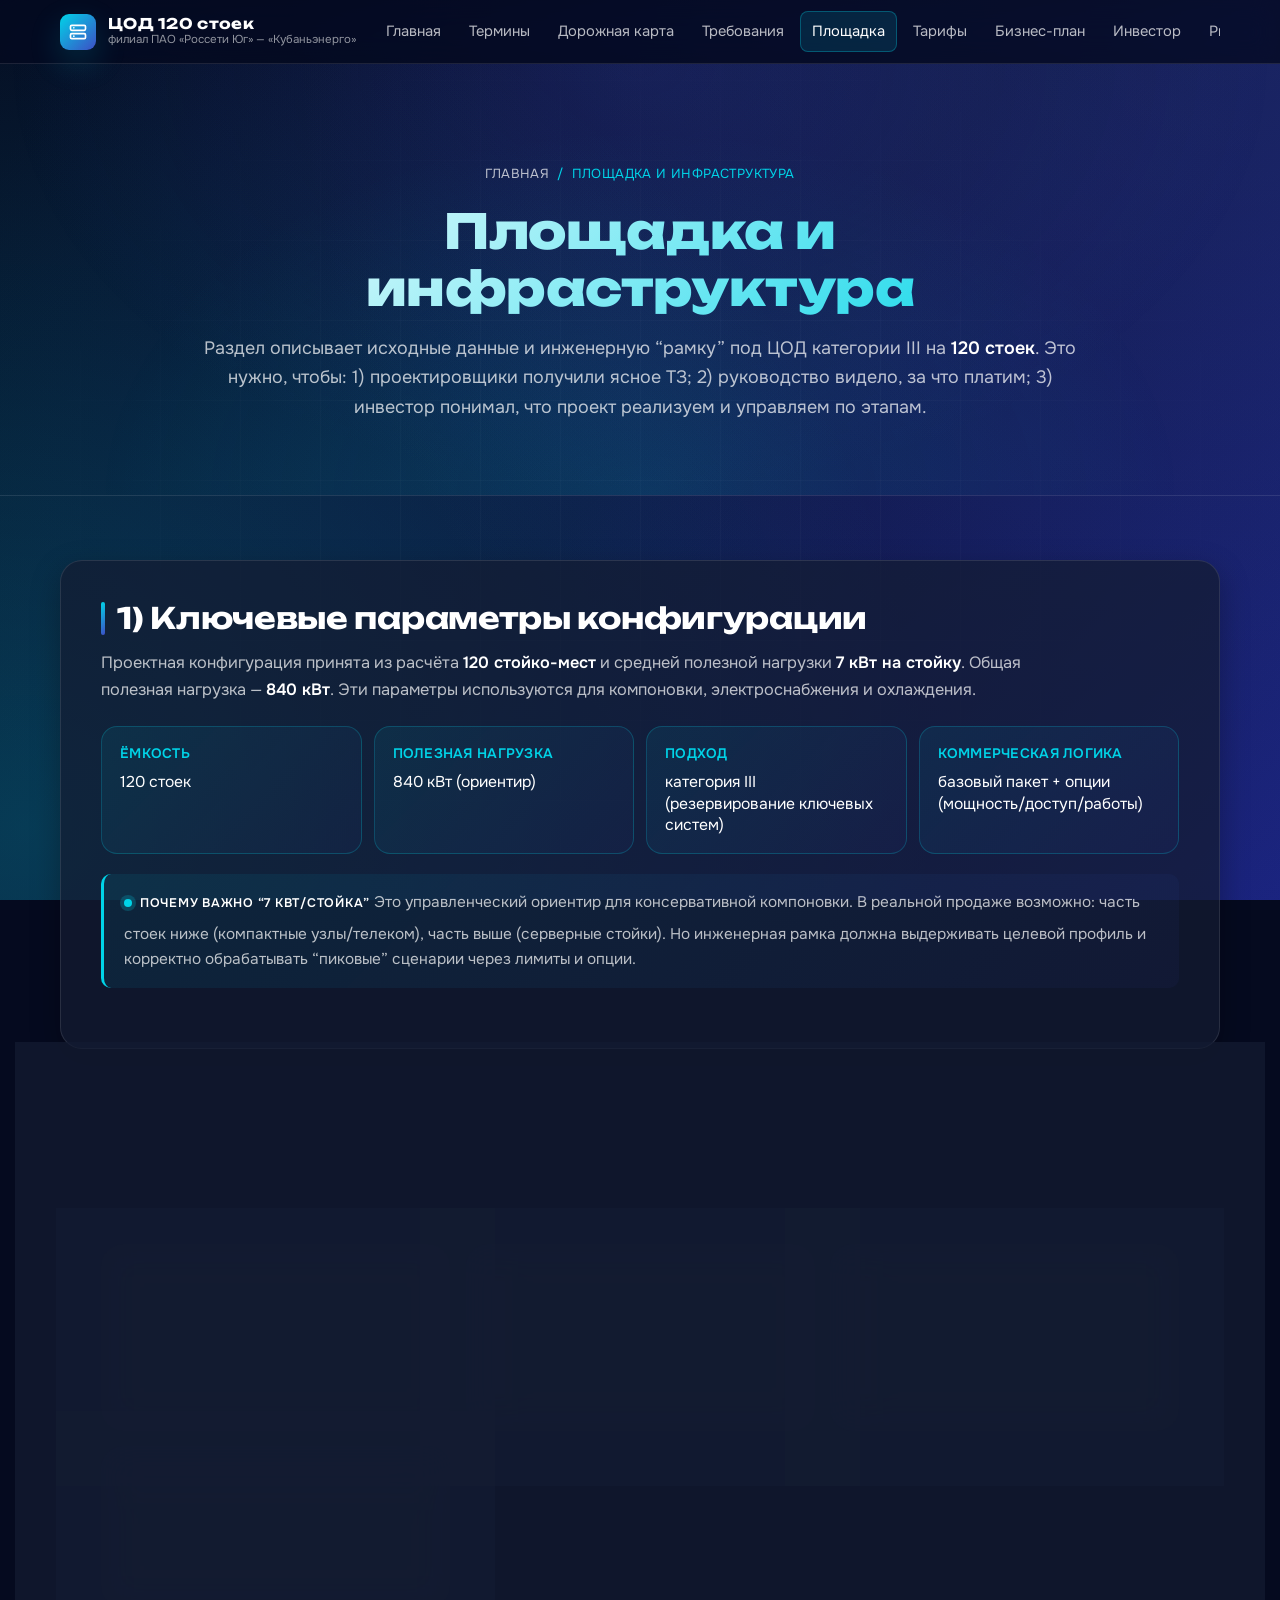
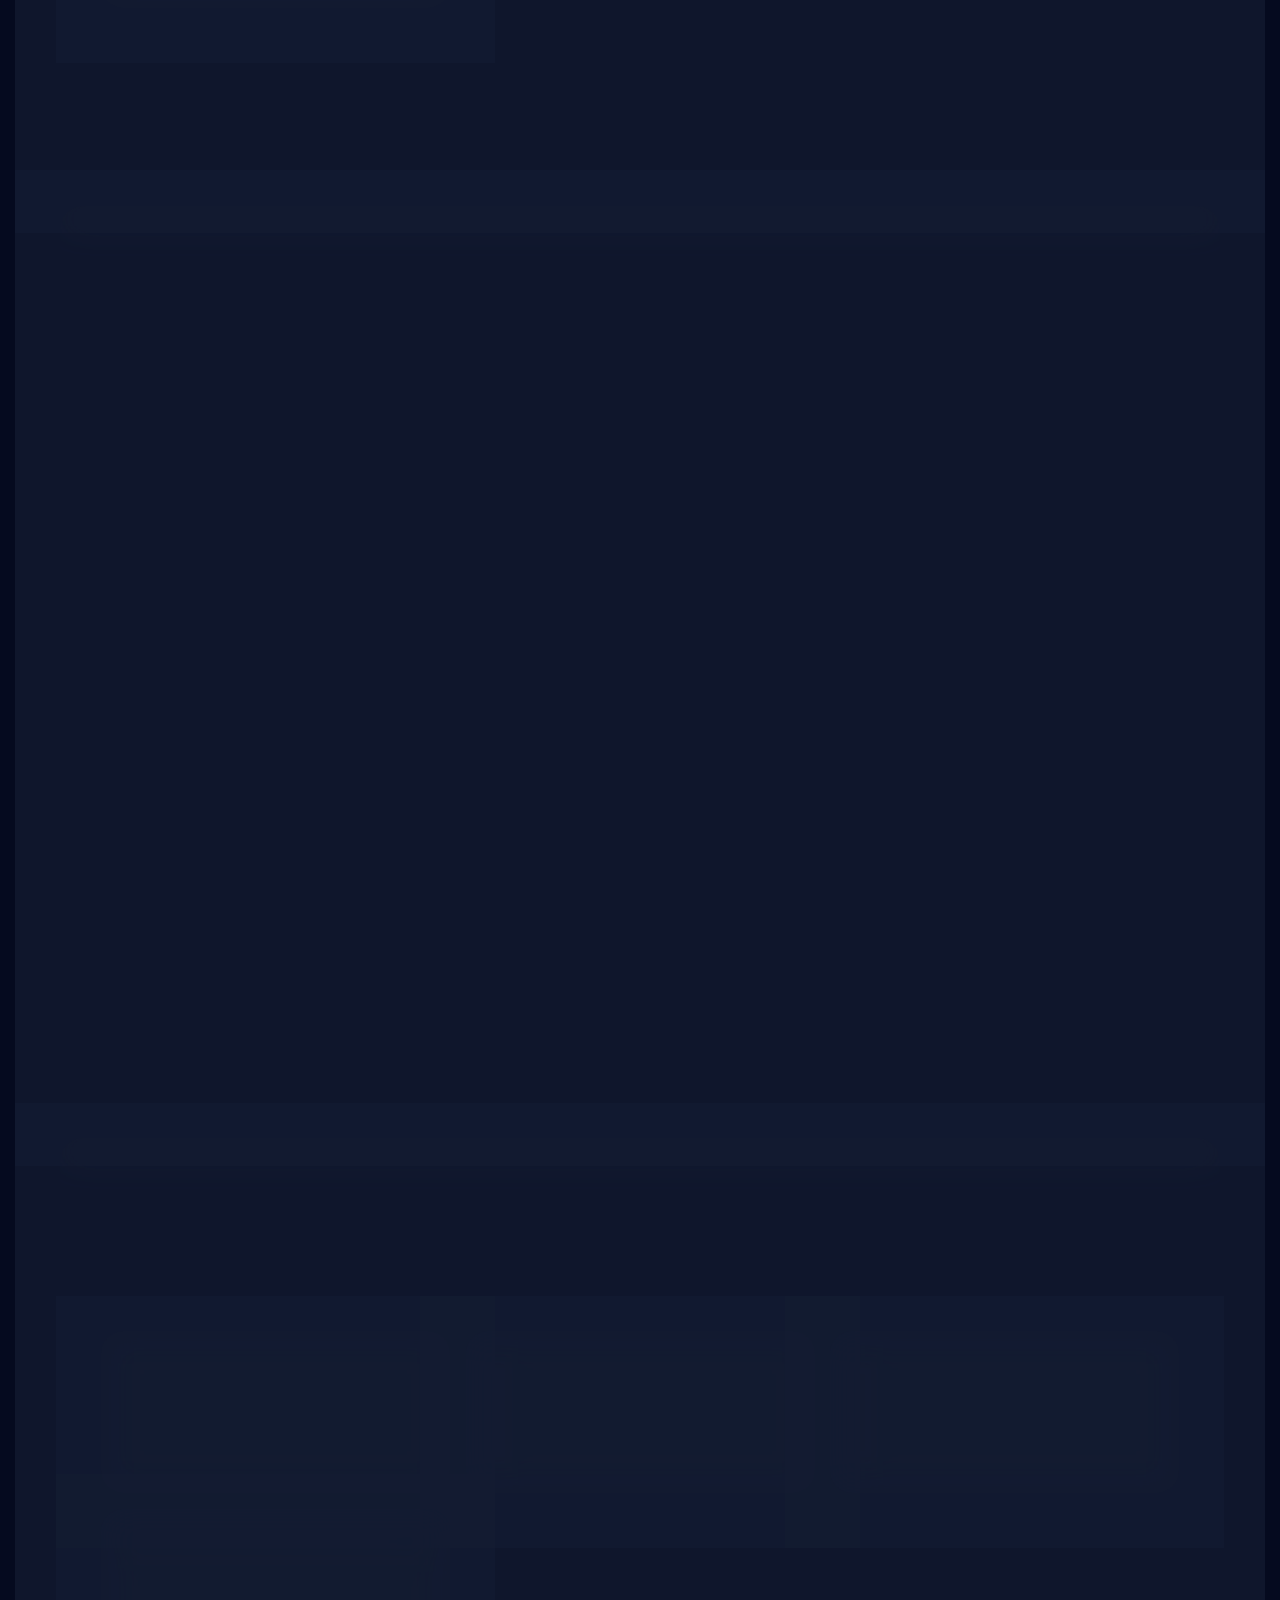
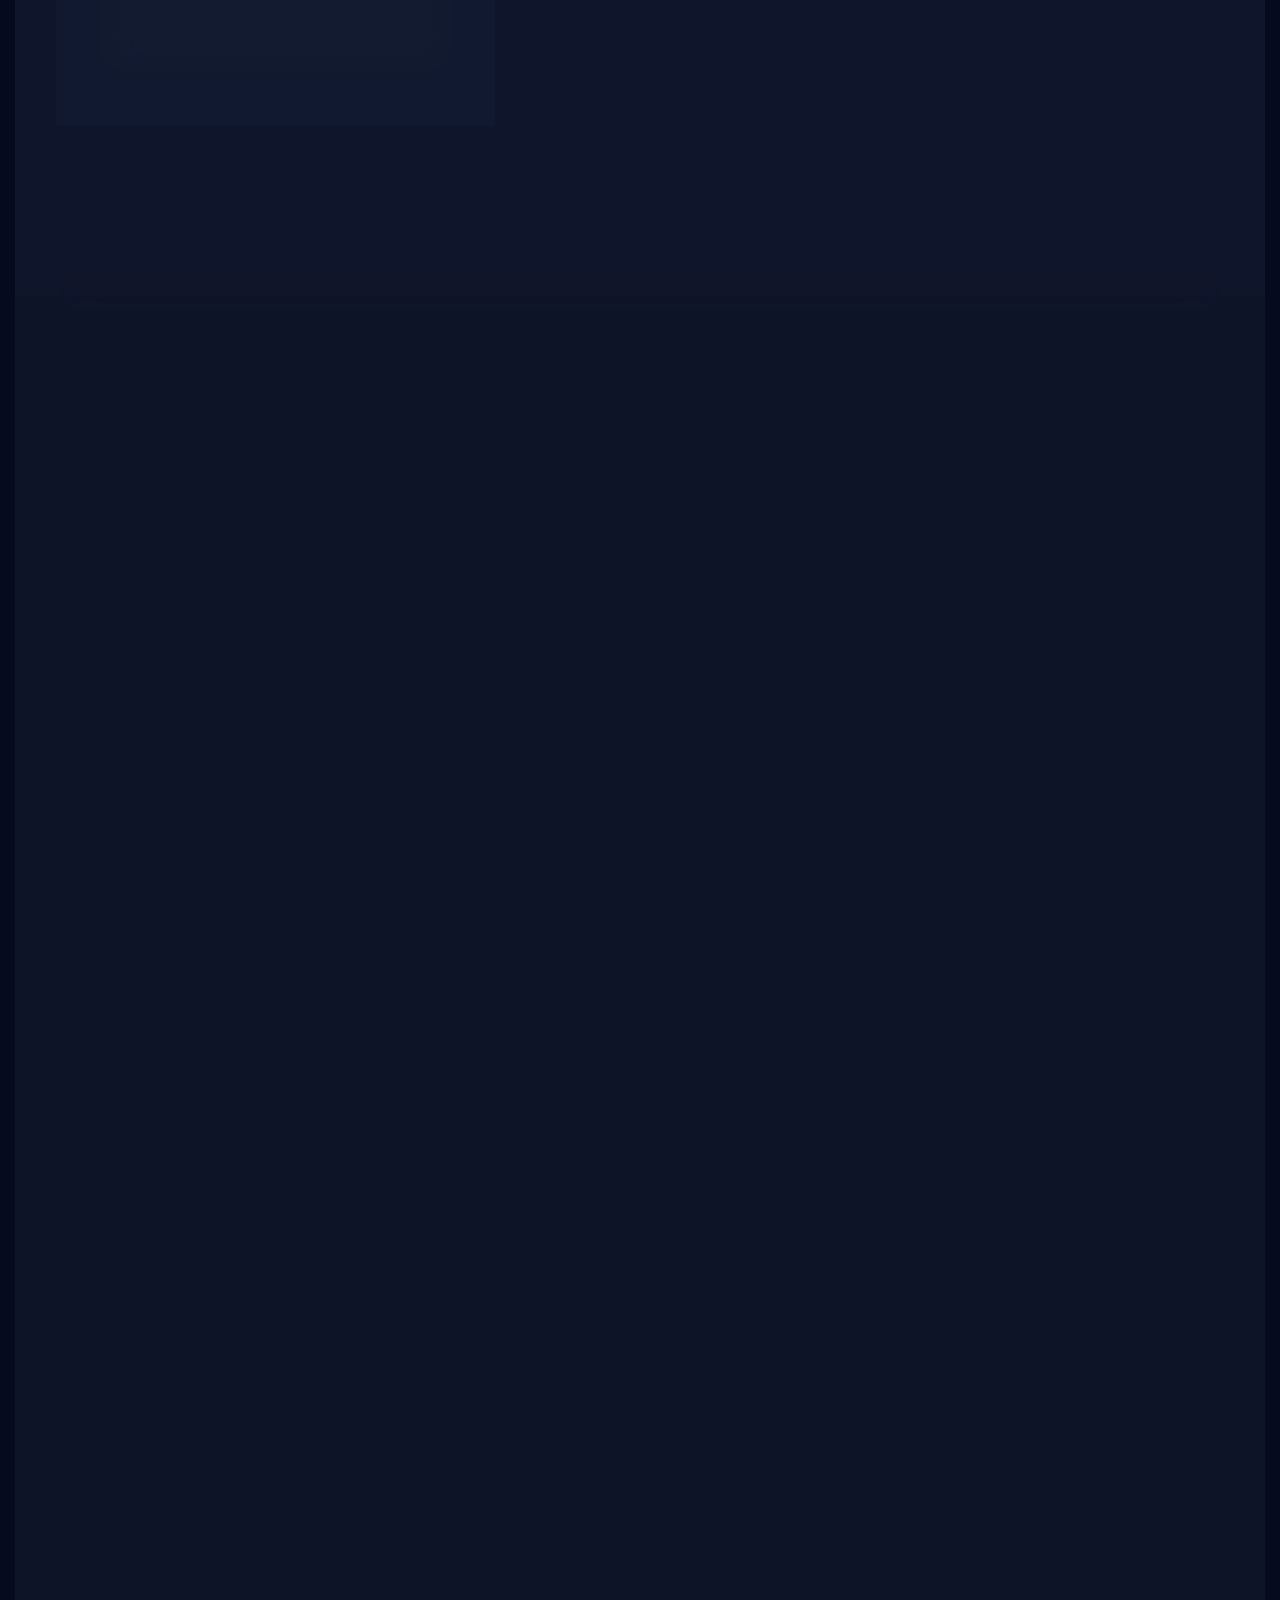
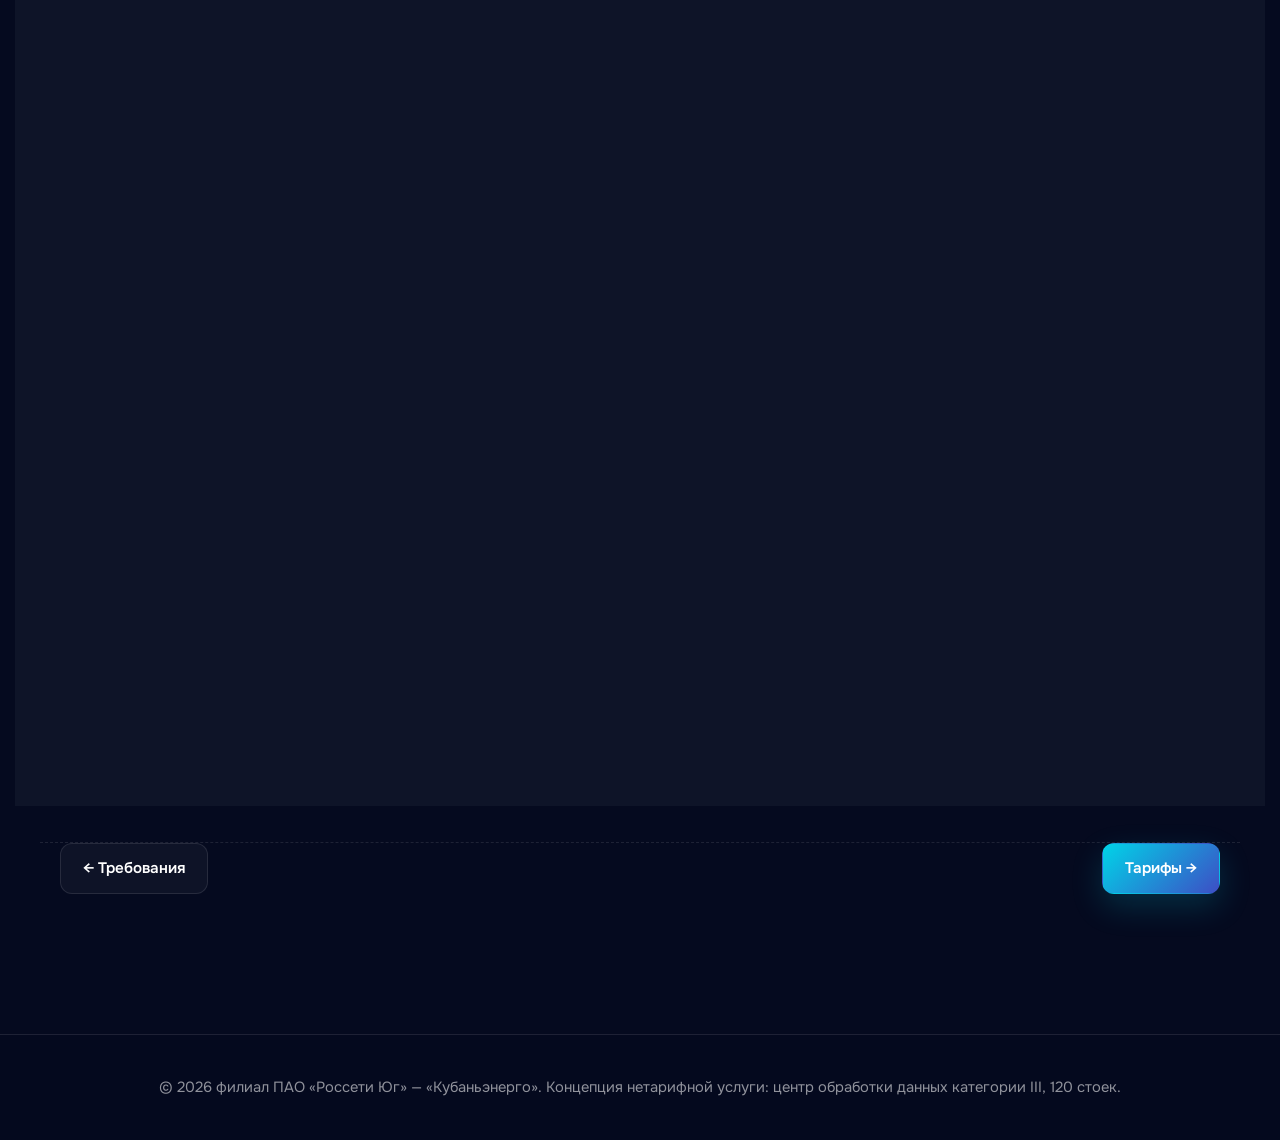
<file: substations.html>
<!DOCTYPE html>
<html lang="ru">
<head>
  <meta charset="UTF-8" />
  <meta name="viewport" content="width=device-width, initial-scale=1.0" />
  <meta name="theme-color" content="#050a1f" />
  <meta name="description" content="Раздел описывает исходные данные и инженерную “рамку” под ЦОД категории III на 120 стоек. Это нужно, чтобы: 1) проектировщики получили ясное ТЗ; 2) руководство видело, за" />
  <title>Площадка и инфраструктура | ЦОД категории III на 120 стоек</title>
  <link rel="stylesheet" href="assets/styles.css" />
</head>
<body>
  <div class="bg" aria-hidden="true"></div>

  <nav class="topnav">
    <div class="topnav-inner">
      <a href="index.html" class="brand" aria-label="На главную">
        <span class="brand-logo" aria-hidden="true">
          <svg viewBox="0 0 24 24" fill="none" stroke="currentColor" stroke-width="2" stroke-linecap="round" stroke-linejoin="round">
            <rect x="3" y="4" width="18" height="6" rx="1.5"/><rect x="3" y="14" width="18" height="6" rx="1.5"/>
            <line x1="7" y1="7" x2="7.01" y2="7"/><line x1="7" y1="17" x2="7.01" y2="17"/>
          </svg>
        </span>
        <span class="brand-text">ЦОД 120 стоек<small>филиал ПАО «Россети Юг» — «Кубаньэнерго»</small></span>
      </a>
      <button class="nav-toggle" type="button" aria-label="Меню" aria-expanded="false">
        <svg viewBox="0 0 24 24" fill="none" stroke="currentColor" stroke-width="2" stroke-linecap="round"><line x1="3" y1="6" x2="21" y2="6"/><line x1="3" y1="12" x2="21" y2="12"/><line x1="3" y1="18" x2="21" y2="18"/></svg>
      </button>
      <div class="nav-links">
        <a href="index.html">Главная</a>
        <a href="glossary.html">Термины</a>
        <a href="roadmap.html">Дорожная карта</a>
        <a href="requirements.html">Требования</a>
        <a href="substations.html" class="active">Площадка</a>
        <a href="pricing.html">Тарифы</a>
        <a href="business-plan.html">Бизнес-план</a>
        <a href="investor.html">Инвестор</a>
        <a href="risks.html">Риски</a>
        <a href="contract.html">Договор</a>
        <a href="templates.html">Документы</a>
      </div>
    </div>
  </nav>

  <header class="page-head">
    <div class="electric-grid" aria-hidden="true">
      <div class="electric-line"></div><div class="electric-line"></div><div class="electric-line"></div>
    </div>
    <div class="crumbs"><a href="index.html">Главная</a> <span>/</span> <span>Площадка и инфраструктура</span></div>
    <h1>Площадка и инфраструктура</h1>
    <p>Раздел описывает исходные данные и инженерную “рамку” под ЦОД категории III на <b>120 стоек</b>.
      Это нужно, чтобы: 1) проектировщики получили ясное ТЗ; 2) руководство видело, за что платим;
      3) инвестор понимал, что проект реализуем и управляем по этапам.</p>
  </header>

  <main class="fade-in">
<section class="section">
      <h2>1) Ключевые параметры конфигурации</h2>
      <p class="lead">
        Проектная конфигурация принята из расчёта <b>120 стойко-мест</b> и средней полезной нагрузки <b>7 кВт на стойку</b>.
        Общая полезная нагрузка — <b>840 кВт</b>. Эти параметры используются для компоновки, электроснабжения и охлаждения.
      </p>

      <div class="facts" aria-label="Параметры проекта">
        <div class="fact">
          <b>Ёмкость</b>
          <span>120 стоек</span>
        </div>
        <div class="fact">
          <b>Полезная нагрузка</b>
          <span>840 кВт (ориентир)</span>
        </div>
        <div class="fact">
          <b>Подход</b>
          <span>категория III (резервирование ключевых систем)</span>
        </div>
        <div class="fact">
          <b>Коммерческая логика</b>
          <span>базовый пакет + опции (мощность/доступ/работы)</span>
        </div>
      </div>

      <div class="note">
        <div class="pill"><span class="dot"></span><b>Почему важно “7 кВт/стойка”</b></div>
        Это управленческий ориентир для консервативной компоновки. В реальной продаже возможно:
        часть стоек ниже (компактные узлы/телеком), часть выше (серверные стойки). Но инженерная рамка должна выдерживать
        целевой профиль и корректно обрабатывать “пиковые” сценарии через лимиты и опции.
      </div>
    </section>

    <section class="section">
      <h2>2) Зонирование и компоновка</h2>
      <p class="lead">
        Для управляемости эксплуатации объект логически делится на зоны: машинный зал, инженерные помещения,
        помещения контроля/безопасности, склад/временное хранение, а также маршрутные зоны для кабельных трасс.
      </p>

      <div class="grid">
        <div class="card">
          <b>Машинный зал</b>
          <p>Стойки, холодные/горячие коридоры (по выбранной концепции), распределение питания, контроль доступа.</p>
        </div>
        <div class="card">
          <b>Электропомещения</b>
          <p>Вводы, распределение, источники бесперебойного питания, аккумуляторы, щиты, секционирование.</p>
        </div>
        <div class="card">
          <b>Охлаждение</b>
          <p>Холодильные машины/прецизионные системы (по проекту), резервирование, автоматика, мониторинг.</p>
        </div>
        <div class="card">
          <b>Безопасность и контроль</b>
          <p>Пост/контроль доступа, видеонаблюдение, журналирование, зоны хранения ключей/пропусков.</p>
        </div>
      </div>

      <div class="note">
        <div class="pill"><span class="dot"></span><b>Управленческий критерий</b></div>
        Компоновка должна позволять “безопасно обслуживать” объект: удобные маршруты, разделение потоков людей,
        минимизация пересечений клиента с инженерными зонами, и понятный режим допуска.
      </div>
    </section>

    <section class="section">
      <h2>3) Электроснабжение и резервирование</h2>
      <p class="lead">
        Для категории III ключевой вопрос — устойчивость электроснабжения: секционирование, резервирование,
        управляемая нагрузка и процедуры аварийной работы. Ниже приведена “логика”, которая затем закрепляется в проекте и регламентах.
      </p>

      <div class="table-wrap" role="region" aria-label="Логика электроснабжения и резервирования" tabindex="0">
        <table>
          <thead>
            <tr>
              <th>Компонент</th>
              <th>Что требуется обеспечить</th>
              <th>Для чего это нужно</th>
              <th>Что проверить на стадии проекта</th>
            </tr>
          </thead>
          <tbody>
            <tr>
              <td><b>Вводы питания</b></td>
              <td>Наличие устойчивого питания и возможность резервирования по схеме, принятой проектом.</td>
              <td>Снижает риск полного обесточивания и даёт управляемость режимов.</td>
              <td>Доступная мощность, условия присоединения, схема резервирования.</td>
            </tr>
            <tr>
              <td><b>Секционирование</b></td>
              <td>Разделение на независимые секции/линии питания машинного зала.</td>
              <td>Авария/работы не должны “ронять” весь зал.</td>
              <td>Схемы распределения, селективность, переключения.</td>
            </tr>
            <tr>
              <td><b>Источники бесперебойного питания</b></td>
              <td>Поддержка нагрузки на время переходных процессов и штатных сценариев.</td>
              <td>Защита клиентов от кратковременных провалов и переключений.</td>
              <td>Время автономии, режимы, мониторинг, обслуживание.</td>
            </tr>
            <tr>
              <td><b>Мониторинг и измерение</b></td>
              <td>Измерение потребления, контроль лимитов, фиксация событий.</td>
              <td>Основа для тарифа, предотвращение перегрузов и спорности.</td>
              <td>Точки измерения, журналирование, доступ к данным.</td>
            </tr>
            <tr>
              <td><b>Аварийные процедуры</b></td>
              <td>Регламенты переключений, уведомления клиентов, фиксация инцидентов.</td>
              <td>Снижает конфликтность и уменьшает простой.</td>
              <td>Инструкции, роли, ответственность, порядок допуска.</td>
            </tr>
          </tbody>
        </table>
      </div>

      <div class="note">
        <div class="pill"><span class="dot"></span><b>Связь с тарифами</b></div>
        Если у клиента лимит 7 кВт/стойка — это не “словами”, а измерением и правилами. Поэтому:
        измерение и контроль лимитов — обязательный элемент инженерной инфраструктуры, а не “пожелание коммерции”.
      </div>
    </section>

    <section class="section">
      <h2>4) Охлаждение и микроклимат</h2>
      <p class="lead">
        Охлаждение — второй критический контур надёжности. Цель — обеспечить стабильный микроклимат при переменной нагрузке
        и не допустить каскадных аварий из-за перегрева. Концепция (тип оборудования) выбирается проектированием,
        но принцип управления должен быть одинаковым: резервирование + мониторинг + регламенты.
      </p>

      <div class="grid">
        <div class="card">
          <b>Режимы работы</b>
          <p>Нормальный режим, пиковые нагрузки, режимы техобслуживания, аварийный режим.</p>
        </div>
        <div class="card">
          <b>Резервирование</b>
          <p>Резервирование ключевых элементов охлаждения и автоматизированные сценарии переключений.</p>
        </div>
        <div class="card">
          <b>Мониторинг</b>
          <p>Датчики температуры/влажности, контроль зон, фиксация событий и уведомления.</p>
        </div>
        <div class="card">
          <b>Правила клиента</b>
          <p>Требования к “тепловому профилю” оборудования и ограничения на действия в машинном зале.</p>
        </div>
      </div>

      <div class="note">
        <div class="pill"><span class="dot"></span><b>Управленческий риск</b></div>
        Если клиент без контроля ставит “горячее” оборудование и перегружает зону — страдают все.
        Поэтому тепловой профиль, лимиты и правила размещения — это часть договорной конструкции.
      </div>
    </section>

    <section class="section">
      <h2>5) Безопасность, доступ и эксплуатация</h2>
      <p class="lead">
        ЦОД — объект с режимом допуска и регламентами. Чем лучше “зашита” безопасность в процессы,
        тем меньше конфликтов и тем выше доверие инвестора и клиентов.
      </p>

      <div class="check" aria-label="Эксплуатационные контрольные точки">
        <div class="head">
          <b>Контрольные точки для проектировщиков и эксплуатации</b>
          <span>что должно быть закрыто документально и технически</span>
        </div>
        <div class="body">
          <div class="it">
            <div class="box" aria-hidden="true">
              <svg viewBox="0 0 24 24" fill="none">
                <path d="M5 13l4 4L19 7" stroke="currentColor" stroke-width="2" stroke-linecap="round" stroke-linejoin="round"></path>
              </svg>
            </div>
            <div>
              <strong>Режим доступа</strong>
              <span>Списки допущенных лиц, сопровождение, журналирование, правила нахождения и работ, порядок экстренного доступа.</span>
            </div>
          </div>

          <div class="it">
            <div class="box" aria-hidden="true">
              <svg viewBox="0 0 24 24" fill="none">
                <path d="M5 13l4 4L19 7" stroke="currentColor" stroke-width="2" stroke-linecap="round" stroke-linejoin="round"></path>
              </svg>
            </div>
            <div>
              <strong>Видеонаблюдение и фиксация событий</strong>
              <span>Критические зоны, хранение записей, доступ к записям по процедуре, журнал событий.</span>
            </div>
          </div>

          <div class="it">
            <div class="box" aria-hidden="true">
              <svg viewBox="0 0 24 24" fill="none">
                <path d="M5 13l4 4L19 7" stroke="currentColor" stroke-width="2" stroke-linecap="round" stroke-linejoin="round"></path>
              </svg>
            </div>
            <div>
              <strong>Регламенты работ</strong>
              <span>Плановые окна работ, порядок заявок, кто что делает, как фиксируется завершение работ и уведомление клиента.</span>
            </div>
          </div>

          <div class="it">
            <div class="box" aria-hidden="true">
              <svg viewBox="0 0 24 24" fill="none">
                <path d="M5 13l4 4L19 7" stroke="currentColor" stroke-width="2" stroke-linecap="round" stroke-linejoin="round"></path>
              </svg>
            </div>
            <div>
              <strong>Пожарная безопасность</strong>
              <span>Пожарная сигнализация и сценарии реагирования, зоны, эвакуация, порядок действий персонала.</span>
            </div>
          </div>

          <div class="it">
            <div class="box" aria-hidden="true">
              <svg viewBox="0 0 24 24" fill="none">
                <path d="M5 13l4 4L19 7" stroke="currentColor" stroke-width="2" stroke-linecap="round" stroke-linejoin="round"></path>
              </svg>
            </div>
            <div>
              <strong>Граница ответственности</strong>
              <span>Где заканчивается ответственность ЦОД и начинается ответственность клиента (по питанию, оборудованию, действиям персонала).</span>
            </div>
          </div>
        </div>
      </div>

      <div class="note">
        <div class="pill"><span class="dot"></span><b>Для инвестора</b></div>
        Этот раздел важен как “доказательство управляемости”: у проекта есть не только “железо”, но и процессы.
        Инвестор финансирует не коробку, а работающий сервис.
      </div>

      <div class="actions">
        
        <a class="btn secondary" href="business-plan.html" aria-label="Перейти к бизнес-плану">Далее: Бизнес-план →</a>
      </div>
    </section>
  </main>

  <div class="actions" style="max-width:var(--container);margin:0 auto;padding:0 20px 60px;">
    <a class="btn" href="requirements.html">← Требования</a>
    <a class="btn primary" href="pricing.html" style="margin-left:auto;">Тарифы →</a>
  </div>

  <footer>
    <div class="footer-inner">
      <p>&copy; 2026 филиал ПАО «Россети Юг» — «Кубаньэнерго». Концепция нетарифной услуги: центр обработки данных категории III, 120 стоек.</p>
    </div>
  </footer>

  <button id="fab-top" class="fab" type="button" aria-label="В начало страницы" title="В начало">
    <svg viewBox="0 0 24 24" fill="none" stroke="currentColor" stroke-width="2.4" stroke-linecap="round" stroke-linejoin="round"><path d="M5 15l7-7 7 7"/></svg>
  </button>

  <script src="assets/app.js"></script>
</body>
</html>
</file>
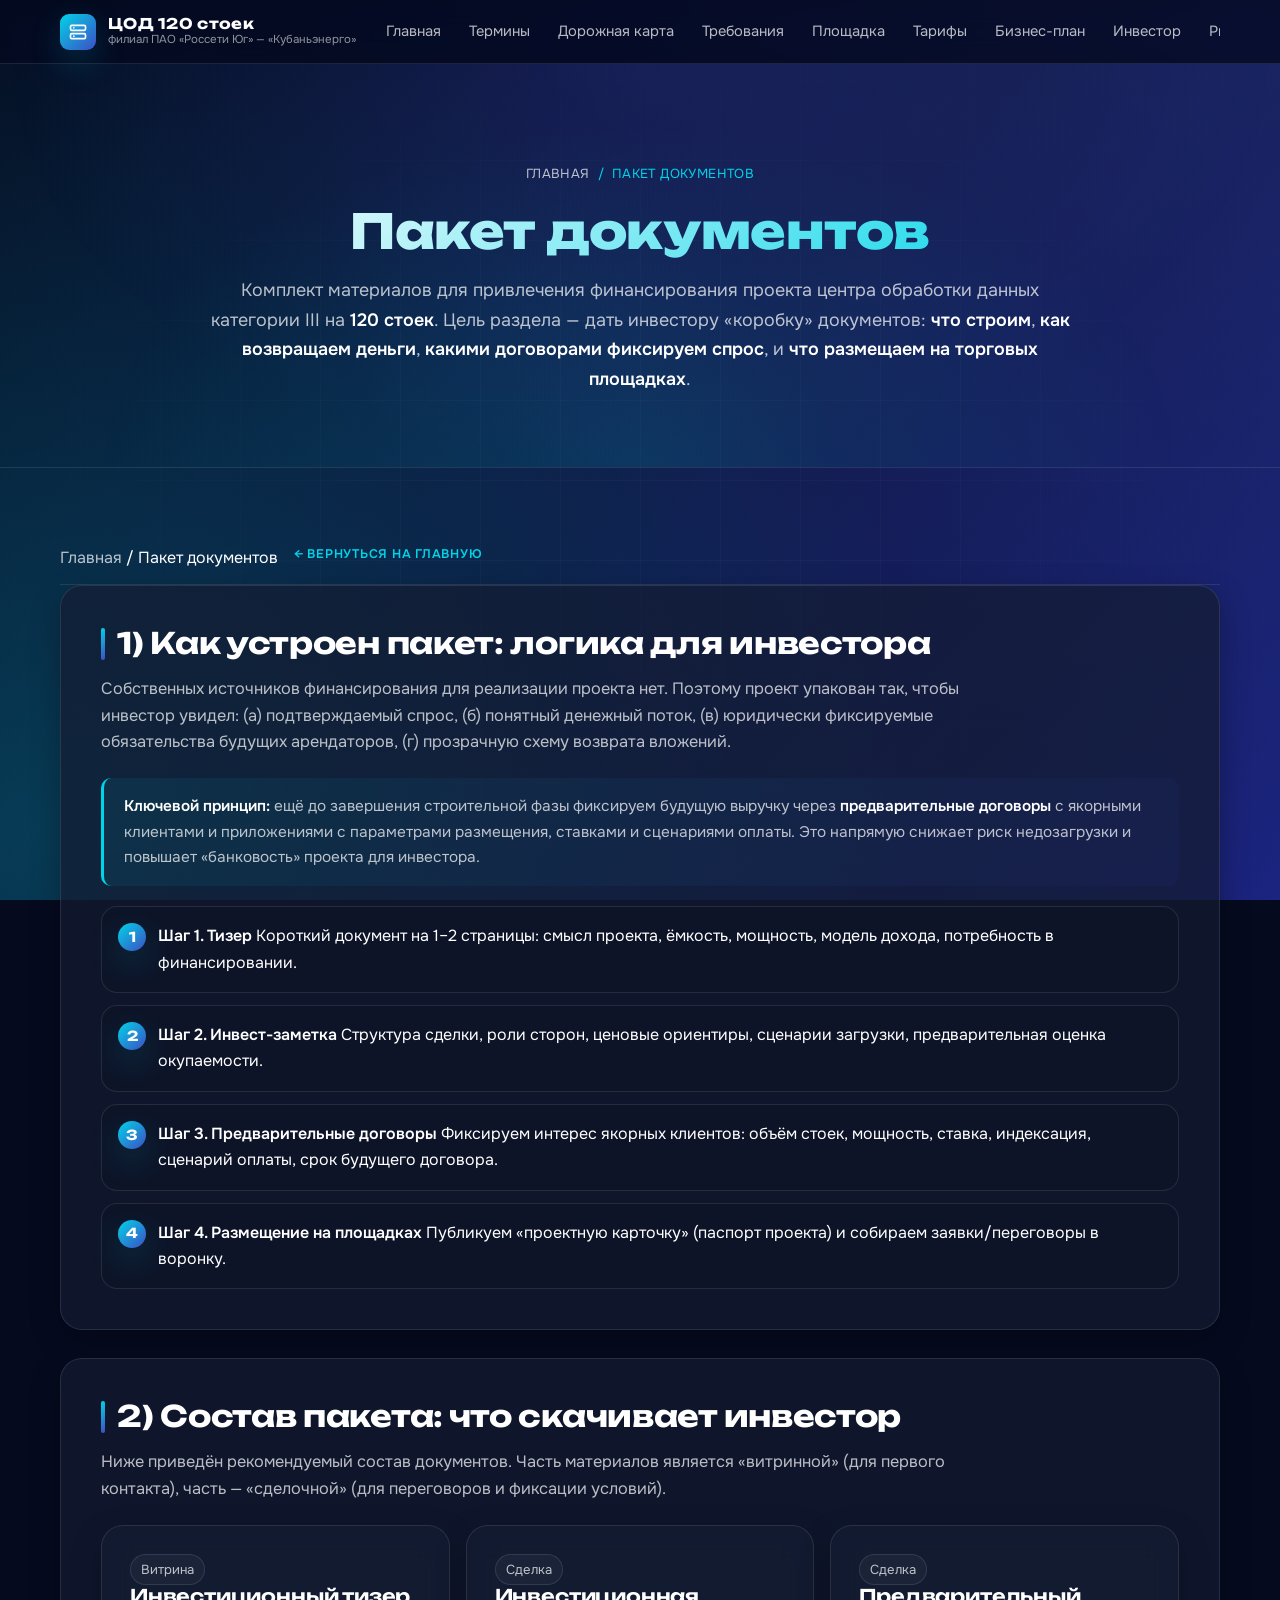
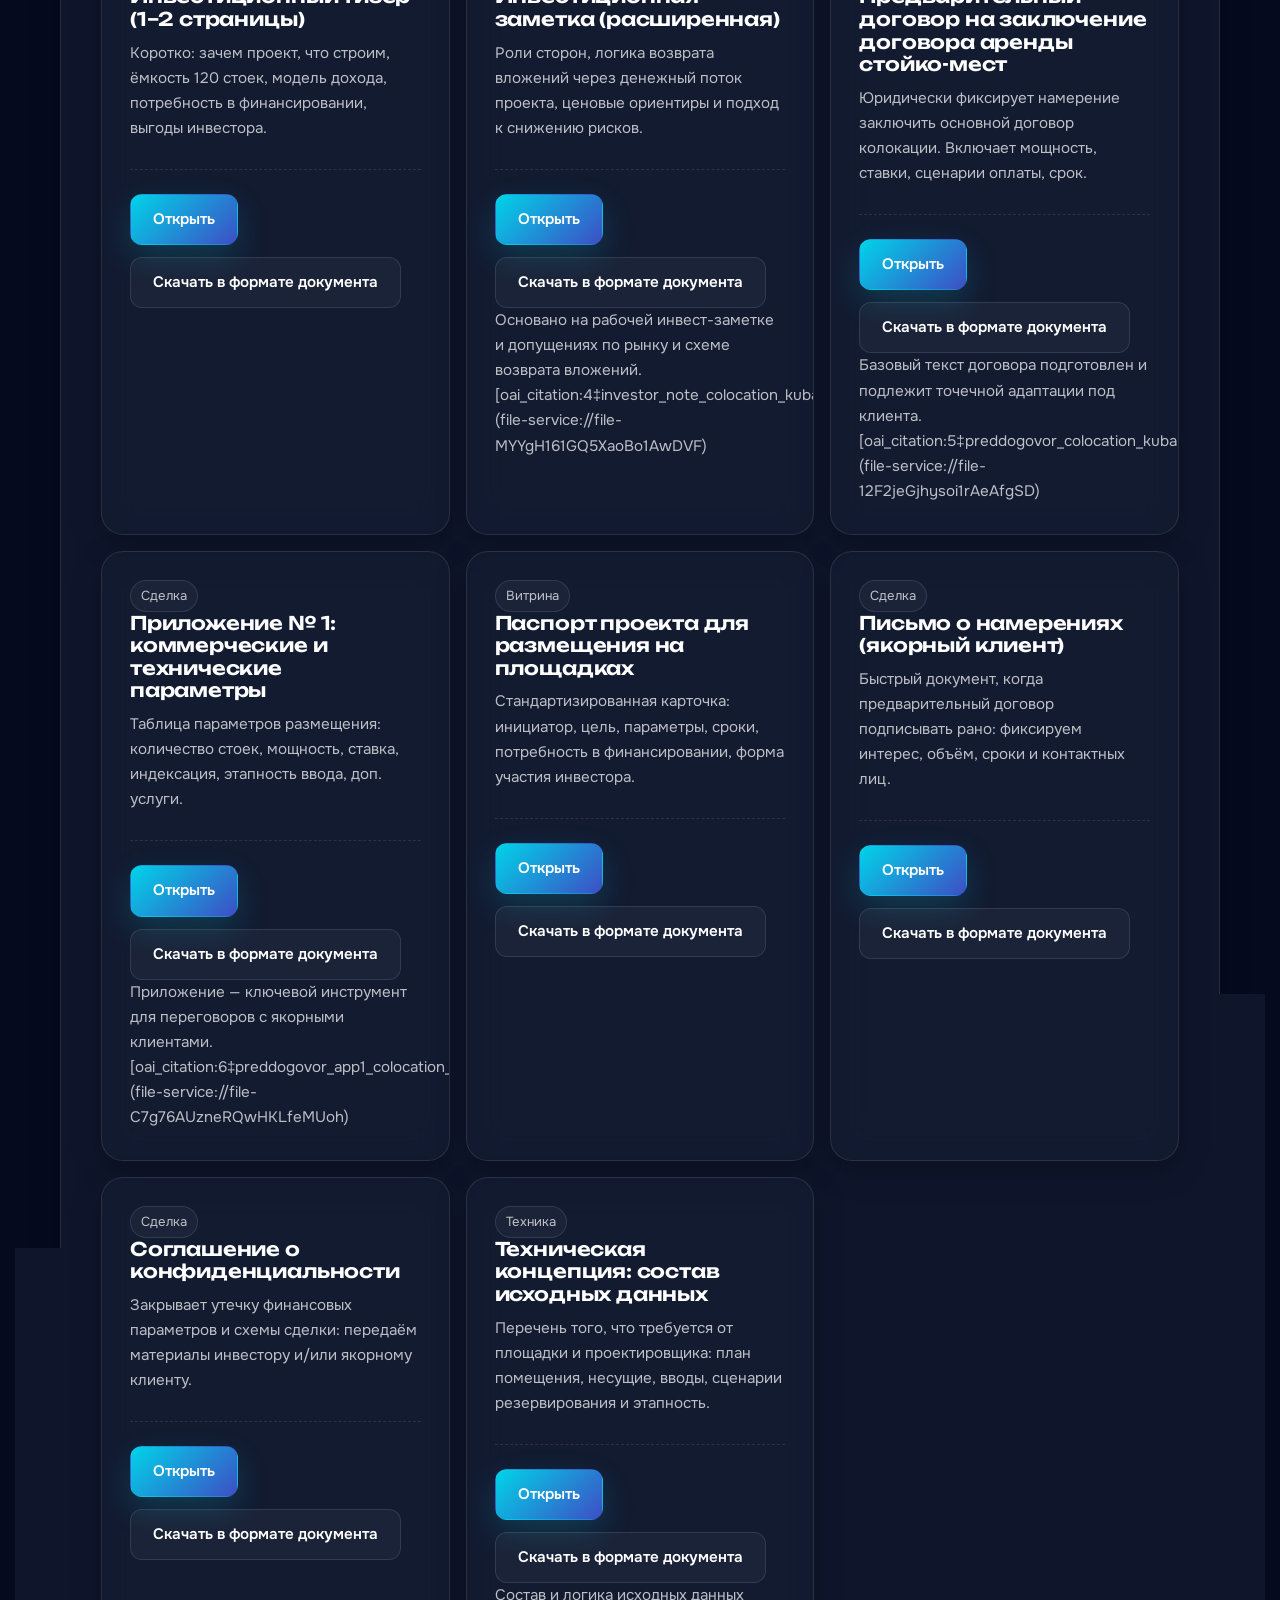
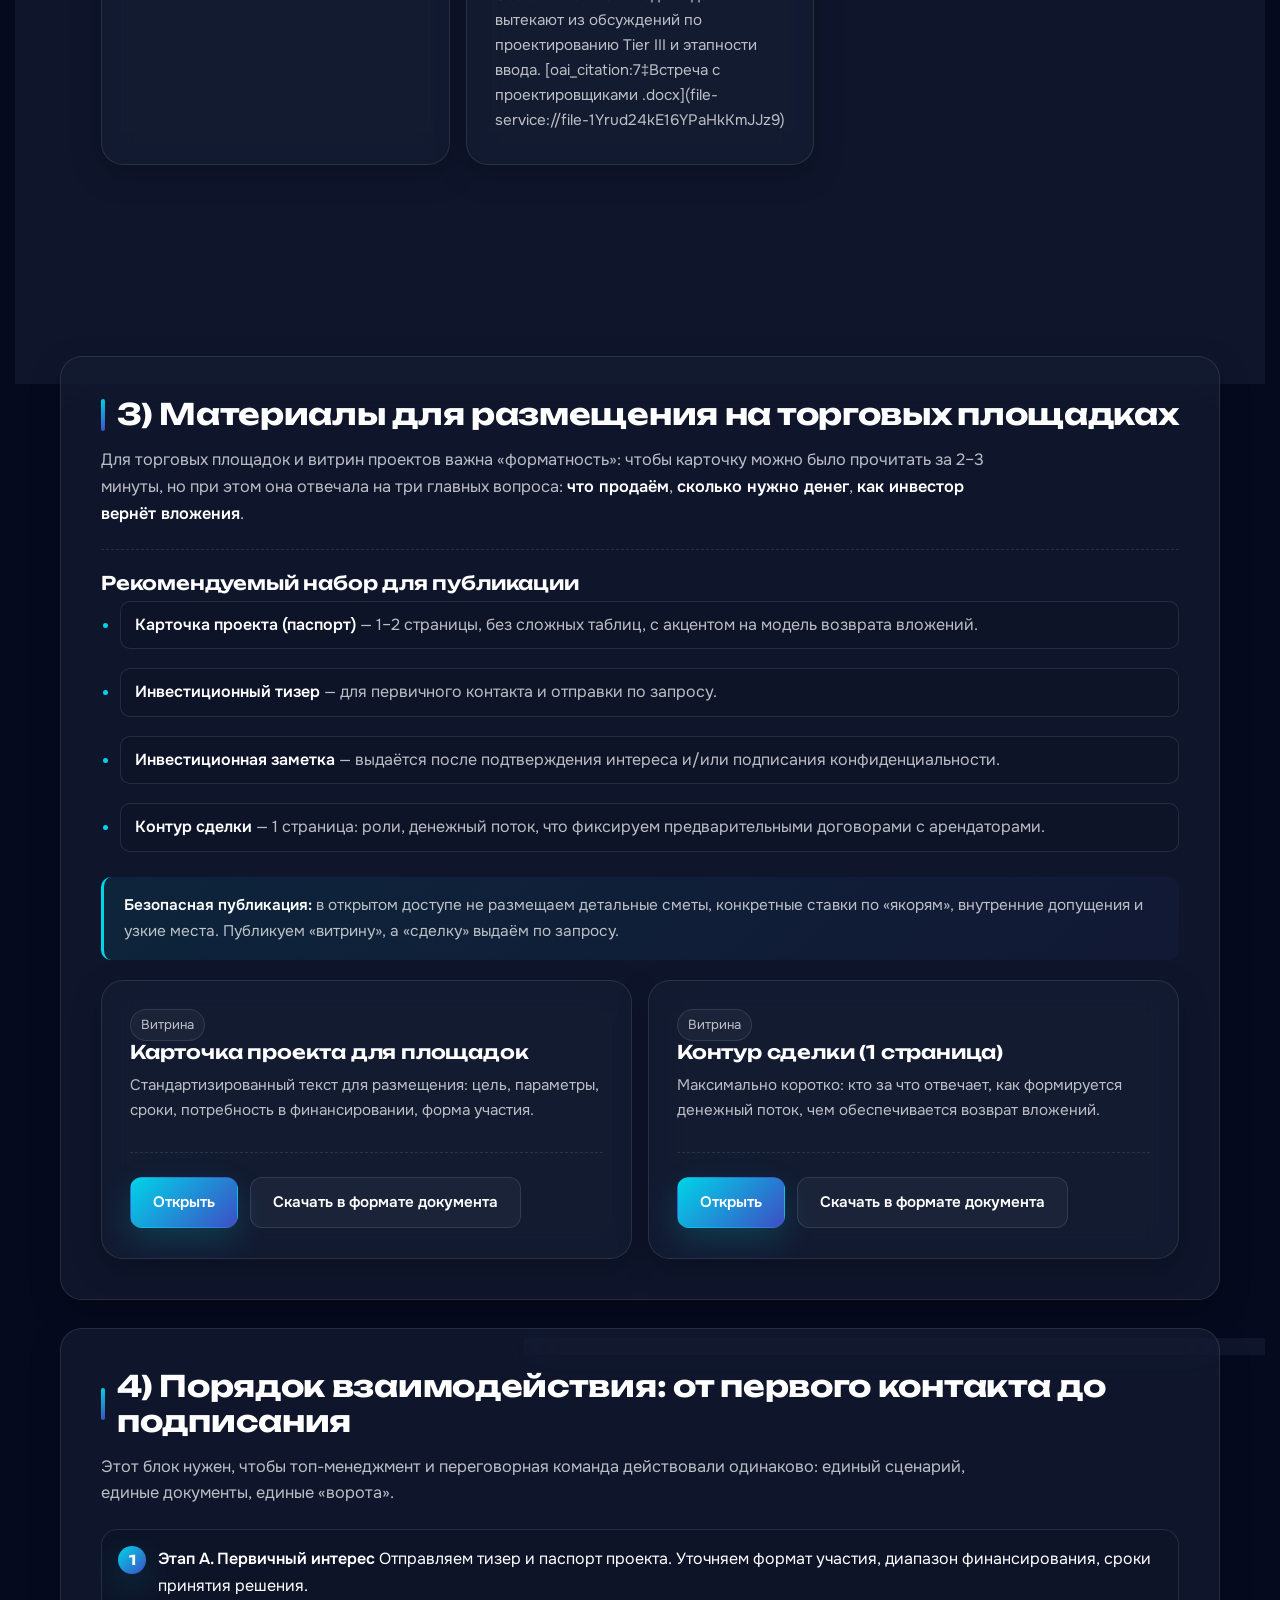
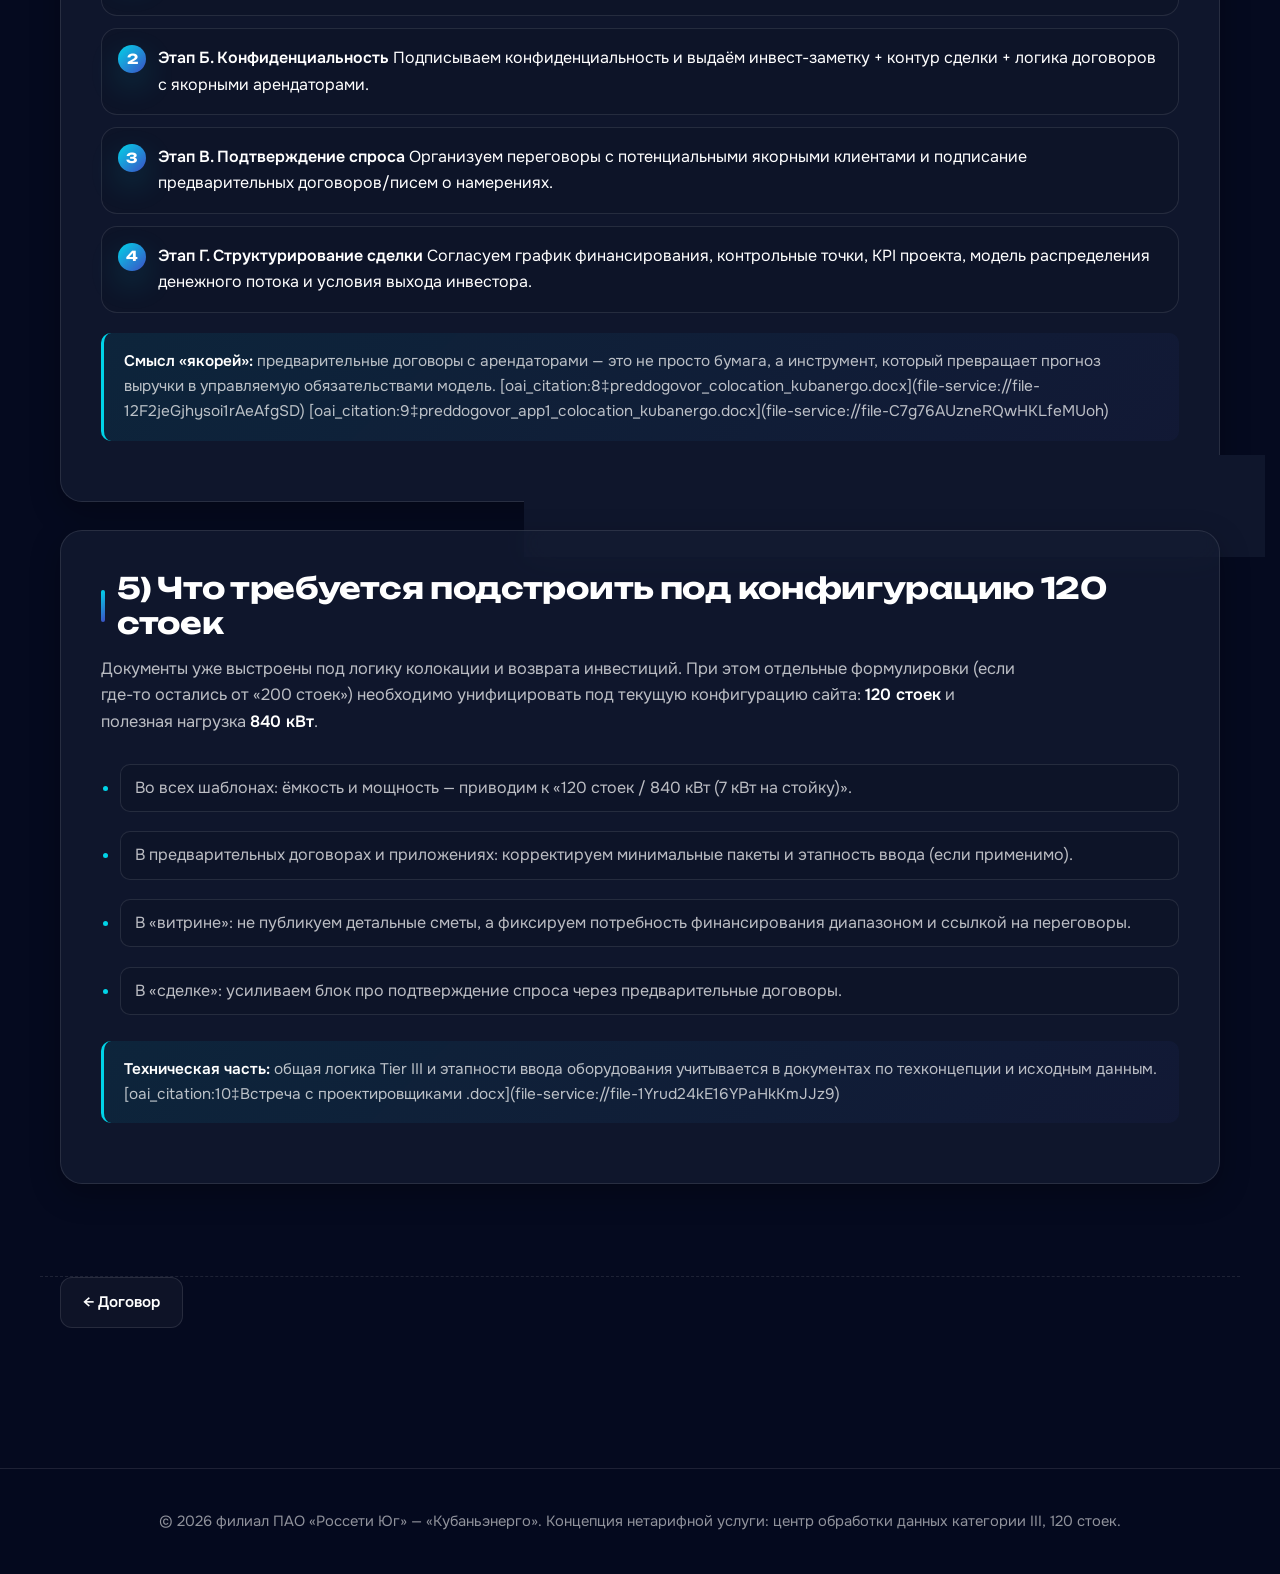
<file: templates.html>
<!DOCTYPE html>
<html lang="ru">
<head>
  <meta charset="UTF-8" />
  <meta name="viewport" content="width=device-width, initial-scale=1.0" />
  <meta name="theme-color" content="#050a1f" />
  <meta name="description" content="Комплект материалов для привлечения финансирования проекта центра обработки данных категории III на 120 стоек. Цель раздела — дать инвестору «коробку» документов: что стр" />
  <title>Пакет документов | ЦОД категории III на 120 стоек</title>
  <link rel="stylesheet" href="assets/styles.css" />
</head>
<body>
  <div class="bg" aria-hidden="true"></div>

  <nav class="topnav">
    <div class="topnav-inner">
      <a href="index.html" class="brand" aria-label="На главную">
        <span class="brand-logo" aria-hidden="true">
          <svg viewBox="0 0 24 24" fill="none" stroke="currentColor" stroke-width="2" stroke-linecap="round" stroke-linejoin="round">
            <rect x="3" y="4" width="18" height="6" rx="1.5"/><rect x="3" y="14" width="18" height="6" rx="1.5"/>
            <line x1="7" y1="7" x2="7.01" y2="7"/><line x1="7" y1="17" x2="7.01" y2="17"/>
          </svg>
        </span>
        <span class="brand-text">ЦОД 120 стоек<small>филиал ПАО «Россети Юг» — «Кубаньэнерго»</small></span>
      </a>
      <button class="nav-toggle" type="button" aria-label="Меню" aria-expanded="false">
        <svg viewBox="0 0 24 24" fill="none" stroke="currentColor" stroke-width="2" stroke-linecap="round"><line x1="3" y1="6" x2="21" y2="6"/><line x1="3" y1="12" x2="21" y2="12"/><line x1="3" y1="18" x2="21" y2="18"/></svg>
      </button>
      <div class="nav-links">
        <a href="index.html">Главная</a>
        <a href="glossary.html">Термины</a>
        <a href="roadmap.html">Дорожная карта</a>
        <a href="requirements.html">Требования</a>
        <a href="substations.html">Площадка</a>
        <a href="pricing.html">Тарифы</a>
        <a href="business-plan.html">Бизнес-план</a>
        <a href="investor.html">Инвестор</a>
        <a href="risks.html">Риски</a>
        <a href="contract.html">Договор</a>
        <a href="templates.html" class="active">Документы</a>
      </div>
    </div>
  </nav>

  <header class="page-head">
    <div class="electric-grid" aria-hidden="true">
      <div class="electric-line"></div><div class="electric-line"></div><div class="electric-line"></div>
    </div>
    <div class="crumbs"><a href="index.html">Главная</a> <span>/</span> <span>Пакет документов</span></div>
    <h1>Пакет документов</h1>
    <p>Комплект материалов для привлечения финансирования проекта центра обработки данных категории III на <b>120 стоек</b>.
      Цель раздела — дать инвестору «коробку» документов: <b>что строим</b>, <b>как возвращаем деньги</b>, <b>какими договорами фиксируем спрос</b>,
      и <b>что размещаем на торговых площадках</b>.</p>
  </header>

  <main class="fade-in">
<div class="topbar">
      <div class="crumbs">
        <a href="index.html">Главная</a>
        <span>/</span>
        <span>Пакет документов</span>
      </div>
      <a class="pill" href="index.html" aria-label="Вернуться на главную">
        ← Вернуться на главную
      </a>
    </div>

    
    <section class="section">
      <h2>1) Как устроен пакет: логика для инвестора</h2>
      <p class="lead">
        Собственных источников финансирования для реализации проекта нет. Поэтому проект упакован так, чтобы инвестор увидел:
        (а) подтверждаемый спрос, (б) понятный денежный поток, (в) юридически фиксируемые обязательства будущих арендаторов,
        (г) прозрачную схему возврата вложений.
      </p>

      <div class="note">
        <b>Ключевой принцип:</b> ещё до завершения строительной фазы фиксируем будущую выручку через
        <b>предварительные договоры</b> с якорными клиентами и приложениями с параметрами размещения, ставками и сценариями оплаты.
        Это напрямую снижает риск недозагрузки и повышает «банковость» проекта для инвестора.
      </div>

      <div class="steps" aria-label="Схема движения к сделке">
        <div class="step">
          <b>Шаг 1. Тизер</b>
          <span>Короткий документ на 1–2 страницы: смысл проекта, ёмкость, мощность, модель дохода, потребность в финансировании.</span>
        </div>
        <div class="step">
          <b>Шаг 2. Инвест-заметка</b>
          <span>Структура сделки, роли сторон, ценовые ориентиры, сценарии загрузки, предварительная оценка окупаемости.</span>
        </div>
        <div class="step">
          <b>Шаг 3. Предварительные договоры</b>
          <span>Фиксируем интерес якорных клиентов: объём стоек, мощность, ставка, индексация, сценарий оплаты, срок будущего договора.</span>
        </div>
        <div class="step">
          <b>Шаг 4. Размещение на площадках</b>
          <span>Публикуем «проектную карточку» (паспорт проекта) и собираем заявки/переговоры в воронку.</span>
        </div>
      </div>
    </section>

    
    <section class="section">
      <h2>2) Состав пакета: что скачивает инвестор</h2>
      <p class="lead">
        Ниже приведён рекомендуемый состав документов. Часть материалов является «витринной» (для первого контакта),
        часть — «сделочной» (для переговоров и фиксации условий).
      </p>

      <div class="grid">

        <div class="card">
          <span class="tag">Витрина</span>
          <h3>Инвестиционный тизер (1–2 страницы)</h3>
          <p>Коротко: зачем проект, что строим, ёмкость 120 стоек, модель дохода, потребность в финансировании, выгоды инвестора.</p>
          <div class="actions">
            <a class="btn primary" href="docs/teaser_investor.pdf">Открыть</a>
            <a class="btn" href="docs/teaser_investor.docx">Скачать в формате документа</a>
          </div>
        </div>

        <div class="card">
          <span class="tag">Сделка</span>
          <h3>Инвестиционная заметка (расширенная)</h3>
          <p>Роли сторон, логика возврата вложений через денежный поток проекта, ценовые ориентиры и подход к снижению рисков.</p>
          <div class="actions">
            <a class="btn primary" href="docs/investor_note.pdf">Открыть</a>
            <a class="btn" href="docs/investor_note.docx">Скачать в формате документа</a>
          </div>
          <p>
            Основано на рабочей инвест-заметке и допущениях по рынку и схеме возврата вложений.  [oai_citation:4‡investor_note_colocation_kubanergo.docx](file-service://file-MYYgH161GQ5XaoBo1AwDVF)
          </p>
        </div>

        <div class="card">
          <span class="tag">Сделка</span>
          <h3>Предварительный договор на заключение договора аренды стойко-мест</h3>
          <p>Юридически фиксирует намерение заключить основной договор колокации. Включает мощность, ставки, сценарии оплаты, срок.</p>
          <div class="actions">
            <a class="btn primary" href="docs/preliminary_contract_colocation.pdf">Открыть</a>
            <a class="btn" href="docs/preliminary_contract_colocation.docx">Скачать в формате документа</a>
          </div>
          <p>
            Базовый текст договора подготовлен и подлежит точечной адаптации под клиента.  [oai_citation:5‡preddogovor_colocation_kubanergo.docx](file-service://file-12F2jeGjhysoi1rAeAfgSD)
          </p>
        </div>

        <div class="card">
          <span class="tag">Сделка</span>
          <h3>Приложение № 1: коммерческие и технические параметры</h3>
          <p>Таблица параметров размещения: количество стоек, мощность, ставка, индексация, этапность ввода, доп. услуги.</p>
          <div class="actions">
            <a class="btn primary" href="docs/app1_parameters.pdf">Открыть</a>
            <a class="btn" href="docs/app1_parameters.docx">Скачать в формате документа</a>
          </div>
          <p>
            Приложение — ключевой инструмент для переговоров с якорными клиентами.  [oai_citation:6‡preddogovor_app1_colocation_kubanergo.docx](file-service://file-C7g76AUzneRQwHKLfeMUoh)
          </p>
        </div>

        <div class="card">
          <span class="tag">Витрина</span>
          <h3>Паспорт проекта для размещения на площадках</h3>
          <p>Стандартизированная карточка: инициатор, цель, параметры, сроки, потребность в финансировании, форма участия инвестора.</p>
          <div class="actions">
            <a class="btn primary" href="docs/project_passport.pdf">Открыть</a>
            <a class="btn" href="docs/project_passport.docx">Скачать в формате документа</a>
          </div>
        </div>

        <div class="card">
          <span class="tag">Сделка</span>
          <h3>Письмо о намерениях (якорный клиент)</h3>
          <p>Быстрый документ, когда предварительный договор подписывать рано: фиксируем интерес, объём, сроки и контактных лиц.</p>
          <div class="actions">
            <a class="btn primary" href="docs/letter_of_intent.pdf">Открыть</a>
            <a class="btn" href="docs/letter_of_intent.docx">Скачать в формате документа</a>
          </div>
        </div>

        <div class="card">
          <span class="tag">Сделка</span>
          <h3>Соглашение о конфиденциальности</h3>
          <p>Закрывает утечку финансовых параметров и схемы сделки: передаём материалы инвестору и/или якорному клиенту.</p>
          <div class="actions">
            <a class="btn primary" href="docs/confidentiality_agreement.pdf">Открыть</a>
            <a class="btn" href="docs/confidentiality_agreement.docx">Скачать в формате документа</a>
          </div>
        </div>

        <div class="card">
          <span class="tag">Техника</span>
          <h3>Техническая концепция: состав исходных данных</h3>
          <p>Перечень того, что требуется от площадки и проектировщика: план помещения, несущие, вводы, сценарии резервирования и этапность.</p>
          <div class="actions">
            <a class="btn primary" href="docs/tech_concept_brief.pdf">Открыть</a>
            <a class="btn" href="docs/tech_concept_brief.docx">Скачать в формате документа</a>
          </div>
          <p>
            Состав и логика исходных данных вытекают из обсуждений по проектированию Tier III и этапности ввода.  [oai_citation:7‡Встреча с проектировщиками .docx](file-service://file-1Yrud24kE16YPaHkKmJJz9)
          </p>
        </div>

      </div>

      <div class="note">
        <b>Практика:</b> инвестор почти всегда просит два слоя материалов: «коротко и ясно» (тизер/паспорт) и «сделочно» (схема возврата + договорная база).
        Поэтому в этом разделе всё разделено на витрину и сделку.
      </div>
    </section>

    
    <section class="section">
      <h2>3) Материалы для размещения на торговых площадках</h2>
      <p class="lead">
        Для торговых площадок и витрин проектов важна «форматность»: чтобы карточку можно было прочитать за 2–3 минуты,
        но при этом она отвечала на три главных вопроса: <b>что продаём</b>, <b>сколько нужно денег</b>, <b>как инвестор вернёт вложения</b>.
      </p>

      <div class="hr"></div>

      <h3>Рекомендуемый набор для публикации</h3>
      <ul class="list">
        <li><b>Карточка проекта (паспорт)</b> — 1–2 страницы, без сложных таблиц, с акцентом на модель возврата вложений.</li>
        <li><b>Инвестиционный тизер</b> — для первичного контакта и отправки по запросу.</li>
        <li><b>Инвестиционная заметка</b> — выдаётся после подтверждения интереса и/или подписания конфиденциальности.</li>
        <li><b>Контур сделки</b> — 1 страница: роли, денежный поток, что фиксируем предварительными договорами с арендаторами.</li>
      </ul>

      <div class="note">
        <b>Безопасная публикация:</b> в открытом доступе не размещаем детальные сметы, конкретные ставки по «якорям», внутренние допущения и узкие места.
        Публикуем «витрину», а «сделку» выдаём по запросу.
      </div>

      <div class="grid">
        <div class="card">
          <span class="tag">Витрина</span>
          <h3>Карточка проекта для площадок</h3>
          <p>Стандартизированный текст для размещения: цель, параметры, сроки, потребность в финансировании, форма участия.</p>
          <div class="actions">
            <a class="btn primary" href="docs/platform_project_card.pdf">Открыть</a>
            <a class="btn" href="docs/platform_project_card.docx">Скачать в формате документа</a>
          </div>
        </div>

        <div class="card">
          <span class="tag">Витрина</span>
          <h3>Контур сделки (1 страница)</h3>
          <p>Максимально коротко: кто за что отвечает, как формируется денежный поток, чем обеспечивается возврат вложений.</p>
          <div class="actions">
            <a class="btn primary" href="docs/deal_outline_onepager.pdf">Открыть</a>
            <a class="btn" href="docs/deal_outline_onepager.docx">Скачать в формате документа</a>
          </div>
        </div>
      </div>
    </section>

    
    <section class="section">
      <h2>4) Порядок взаимодействия: от первого контакта до подписания</h2>
      <p class="lead">
        Этот блок нужен, чтобы топ-менеджмент и переговорная команда действовали одинаково: единый сценарий, единые документы, единые «ворота».
      </p>

      <div class="steps" aria-label="Воронка">
        <div class="step">
          <b>Этап А. Первичный интерес</b>
          <span>Отправляем тизер и паспорт проекта. Уточняем формат участия, диапазон финансирования, сроки принятия решения.</span>
        </div>
        <div class="step">
          <b>Этап Б. Конфиденциальность</b>
          <span>Подписываем конфиденциальность и выдаём инвест-заметку + контур сделки + логика договоров с якорными арендаторами.</span>
        </div>
        <div class="step">
          <b>Этап В. Подтверждение спроса</b>
          <span>Организуем переговоры с потенциальными якорными клиентами и подписание предварительных договоров/писем о намерениях.</span>
        </div>
        <div class="step">
          <b>Этап Г. Структурирование сделки</b>
          <span>Согласуем график финансирования, контрольные точки, KPI проекта, модель распределения денежного потока и условия выхода инвестора.</span>
        </div>
      </div>

      <div class="note">
        <b>Смысл «якорей»:</b> предварительные договоры с арендаторами — это не просто бумага, а инструмент,
        который превращает прогноз выручки в управляемую обязательствами модель.  [oai_citation:8‡preddogovor_colocation_kubanergo.docx](file-service://file-12F2jeGjhysoi1rAeAfgSD)  [oai_citation:9‡preddogovor_app1_colocation_kubanergo.docx](file-service://file-C7g76AUzneRQwHKLfeMUoh)
      </div>
    </section>

    
    <section class="section">
      <h2>5) Что требуется подстроить под конфигурацию 120 стоек</h2>
      <p class="lead">
        Документы уже выстроены под логику колокации и возврата инвестиций. При этом отдельные формулировки (если где-то остались от «200 стоек»)
        необходимо унифицировать под текущую конфигурацию сайта: <b>120 стоек</b> и полезная нагрузка <b>840 кВт</b>.
      </p>

      <ul class="list">
        <li>Во всех шаблонах: ёмкость и мощность — приводим к «120 стоек / 840 кВт (7 кВт на стойку)».</li>
        <li>В предварительных договорах и приложениях: корректируем минимальные пакеты и этапность ввода (если применимо).</li>
        <li>В «витрине»: не публикуем детальные сметы, а фиксируем потребность финансирования диапазоном и ссылкой на переговоры.</li>
        <li>В «сделке»: усиливаем блок про подтверждение спроса через предварительные договоры.</li>
      </ul>

      <div class="note">
        <b>Техническая часть:</b> общая логика Tier III и этапности ввода оборудования учитывается в документах по техконцепции и исходным данным.  [oai_citation:10‡Встреча с проектировщиками .docx](file-service://file-1Yrud24kE16YPaHkKmJJz9)
      </div>
    </section>
  </main>

  <div class="actions" style="max-width:var(--container);margin:0 auto;padding:0 20px 60px;">
    <a class="btn" href="contract.html">← Договор</a>
  </div>

  <footer>
    <div class="footer-inner">
      <p>&copy; 2026 филиал ПАО «Россети Юг» — «Кубаньэнерго». Концепция нетарифной услуги: центр обработки данных категории III, 120 стоек.</p>
    </div>
  </footer>

  <button id="fab-top" class="fab" type="button" aria-label="В начало страницы" title="В начало">
    <svg viewBox="0 0 24 24" fill="none" stroke="currentColor" stroke-width="2.4" stroke-linecap="round" stroke-linejoin="round"><path d="M5 15l7-7 7 7"/></svg>
  </button>

  <script src="assets/app.js"></script>
</body>
</html>
</file>
<file: assets/styles.css>
/* ========================================================================
   ЦОД категории III — общая таблица стилей
   филиал ПАО «Россети Юг» — «Кубаньэнерго»
   ======================================================================== */

/* Шрифты ----------------------------------------------------------------- */
@import url('https://fonts.googleapis.com/css2?family=Unbounded:wght@500;700;800&family=Onest:wght@400;500;600;700&family=JetBrains+Mono:wght@500&display=swap');

/* Сброс и базовые переменные --------------------------------------------- */
*, *::before, *::after { margin: 0; padding: 0; box-sizing: border-box; }

:root {
  /* Цветовая палитра */
  --bg:        #050a1f;
  --bg-2:      #0a1230;
  --bg-3:      #0d1840;

  --primary:   #1a237e;
  --secondary: #3d4ec5;
  --accent:    #00d4e8;
  --accent-2:  #26c6da;
  --gold:      #ffc857;

  --surface:   rgba(20, 28, 50, 0.72);
  --surface-2: rgba(13, 19, 39, 0.55);
  --surface-3: rgba(255, 255, 255, 0.04);
  --border:    rgba(255, 255, 255, 0.10);
  --border-strong: rgba(255, 255, 255, 0.18);

  --text:      #ffffff;
  --muted:     rgba(255, 255, 255, 0.72);
  --dim:       rgba(255, 255, 255, 0.56);

  --ok:        #2ee59d;
  --warn:      #ffd54f;
  --bad:       #ff6b6b;

  --grad-primary: linear-gradient(135deg, #1a237e 0%, #3d4ec5 100%);
  --grad-accent:  linear-gradient(135deg, #00d4e8 0%, #3d4ec5 100%);
  --grad-text:    linear-gradient(135deg, #ffffff 0%, #00d4e8 100%);

  --shadow-sm: 0 4px 12px rgba(0, 0, 0, 0.18);
  --shadow:    0 10px 30px rgba(0, 0, 0, 0.28);
  --shadow-lg: 0 24px 48px rgba(0, 0, 0, 0.40);
  --shadow-accent: 0 12px 32px rgba(0, 212, 232, 0.18);

  --radius-sm: 10px;
  --radius:    16px;
  --radius-lg: 22px;

  --container: 1200px;
  --nav-h:     64px;
}

html { scroll-behavior: smooth; -webkit-text-size-adjust: 100%; }

body {
  font-family: 'Onest', -apple-system, BlinkMacSystemFont, 'Segoe UI', sans-serif;
  font-size: 16px;
  line-height: 1.65;
  color: var(--text);
  background: var(--bg);
  overflow-x: hidden;
  min-height: 100vh;
  -webkit-font-smoothing: antialiased;
  -moz-osx-font-smoothing: grayscale;
}

/* Заголовки -------------------------------------------------------------- */
h1, h2, h3, h4, h5 {
  font-family: 'Unbounded', 'Onest', sans-serif;
  font-weight: 700;
  letter-spacing: -0.01em;
  line-height: 1.2;
}

h1 { font-size: clamp(2rem, 4.6vw, 3rem); font-weight: 800; }
h2 { font-size: clamp(1.4rem, 2.6vw, 1.85rem); }
h3 { font-size: 1.18rem; font-weight: 600; }
h4 { font-size: 1.02rem; font-weight: 600; }

p { color: var(--muted); }
strong, b { color: var(--text); font-weight: 600; }
a { color: var(--accent); text-decoration: none; transition: color .2s ease; }
a:hover { color: #ffffff; }

ul, ol { padding-left: 1.2em; }
ul li, ol li { margin: .35em 0; color: var(--muted); }
ul li::marker { color: var(--accent); }

::selection { background: rgba(0, 212, 232, 0.30); color: #ffffff; }

/* Декоративный фон ------------------------------------------------------- */
.bg, .bg-animation {
  position: fixed; inset: 0;
  z-index: -1;
  background: linear-gradient(135deg, #050a1f 0%, #0a1230 50%, #1a237e 100%);
  overflow: hidden;
}
.bg::before, .bg-animation::before {
  content: "";
  position: absolute; inset: -25%;
  background:
    radial-gradient(circle at 18% 78%, rgba(0, 212, 232, 0.22) 0%, transparent 48%),
    radial-gradient(circle at 82% 18%, rgba(61, 78, 197, 0.26) 0%, transparent 50%),
    radial-gradient(circle at 50% 50%, rgba(26, 35, 126, 0.20) 0%, transparent 60%);
  animation: drift 22s ease-in-out infinite;
}
.bg::after, .bg-animation::after {
  content: "";
  position: absolute; inset: 0;
  background-image:
    linear-gradient(rgba(255,255,255,0.025) 1px, transparent 1px),
    linear-gradient(90deg, rgba(255,255,255,0.025) 1px, transparent 1px);
  background-size: 80px 80px;
  mask-image: radial-gradient(ellipse at center, #000 30%, transparent 75%);
  -webkit-mask-image: radial-gradient(ellipse at center, #000 30%, transparent 75%);
}
@keyframes drift {
  0%, 100% { transform: translate(0, 0) rotate(0deg); }
  33%      { transform: translate(-30px, -25px) rotate(120deg); }
  66%      { transform: translate(35px, -15px) rotate(240deg); }
}

/* Шапка-навигация (sticky) ---------------------------------------------- */
.topnav {
  position: sticky; top: 0;
  z-index: 100;
  height: var(--nav-h);
  background: rgba(5, 10, 31, 0.78);
  backdrop-filter: saturate(1.2) blur(14px);
  -webkit-backdrop-filter: saturate(1.2) blur(14px);
  border-bottom: 1px solid var(--border);
}
.topnav-inner {
  max-width: var(--container);
  height: 100%;
  margin: 0 auto;
  padding: 0 20px;
  display: flex;
  align-items: center;
  gap: 18px;
}
.brand {
  display: flex;
  align-items: center;
  gap: 12px;
  text-decoration: none;
  color: var(--text);
  flex-shrink: 0;
}
.brand-logo {
  width: 36px; height: 36px;
  border-radius: 9px;
  background: var(--grad-accent);
  display: grid; place-items: center;
  box-shadow: var(--shadow-accent);
}
.brand-logo svg { width: 20px; height: 20px; color: #fff; }
.brand-text {
  font-family: 'Unbounded', sans-serif;
  font-weight: 700;
  font-size: 0.92rem;
  letter-spacing: 0.02em;
  line-height: 1.1;
}
.brand-text small {
  display: block;
  font-family: 'Onest', sans-serif;
  font-weight: 400;
  font-size: 0.72rem;
  color: var(--dim);
  letter-spacing: 0;
  margin-top: 2px;
}

.nav-links {
  display: flex;
  align-items: center;
  gap: 4px;
  margin-left: auto;
  overflow-x: auto;
  scrollbar-width: none;
}
.nav-links::-webkit-scrollbar { display: none; }
.nav-links a {
  padding: 8px 12px;
  border-radius: 8px;
  font-size: 0.92rem;
  color: var(--muted);
  white-space: nowrap;
  transition: background .2s ease, color .2s ease;
}
.nav-links a:hover { color: var(--text); background: var(--surface-3); }
.nav-links a.active {
  color: var(--text);
  background: rgba(0, 212, 232, 0.12);
  box-shadow: inset 0 0 0 1px rgba(0, 212, 232, 0.30);
}

.nav-toggle {
  display: none;
  margin-left: auto;
  width: 40px; height: 40px;
  border-radius: 8px;
  background: transparent;
  border: 1px solid var(--border);
  color: var(--text);
  cursor: pointer;
}
.nav-toggle svg { width: 22px; height: 22px; }

@media (max-width: 980px) {
  .nav-toggle { display: grid; place-items: center; }
  .nav-links {
    position: fixed;
    inset: var(--nav-h) 0 auto 0;
    background: rgba(5, 10, 31, 0.97);
    backdrop-filter: blur(18px);
    border-bottom: 1px solid var(--border);
    flex-direction: column;
    align-items: stretch;
    padding: 10px 16px 18px;
    gap: 2px;
    transform: translateY(-12px);
    opacity: 0;
    pointer-events: none;
    transition: opacity .22s ease, transform .22s ease;
    max-height: calc(100vh - var(--nav-h));
    overflow-y: auto;
  }
  .nav-links.open {
    opacity: 1;
    transform: translateY(0);
    pointer-events: auto;
  }
  .nav-links a {
    padding: 12px 14px;
    font-size: 0.98rem;
    border-radius: 10px;
  }
}

/* Шапка страницы (заголовочный hero) ------------------------------------ */
header.page-head, header:not(.topnav) {
  position: relative;
  padding: clamp(48px, 8vw, 96px) 20px clamp(36px, 6vw, 72px);
  text-align: center;
  border-bottom: 1px solid var(--border);
  overflow: hidden;
}
header.page-head::before, header:not(.topnav)::before {
  content: "";
  position: absolute; inset: 0;
  background:
    radial-gradient(ellipse at 50% 100%, rgba(0, 212, 232, 0.12), transparent 60%),
    radial-gradient(ellipse at 50% 0%, rgba(61, 78, 197, 0.18), transparent 70%);
  pointer-events: none;
}
header.page-head .crumbs,
header:not(.topnav) .crumbs {
  position: relative;
  display: inline-flex;
  gap: 8px;
  align-items: center;
  font-size: 0.82rem;
  color: var(--dim);
  letter-spacing: 0.03em;
  text-transform: uppercase;
  margin-bottom: 18px;
}
header.page-head .crumbs a,
header:not(.topnav) .crumbs a { color: var(--muted); }
header.page-head .crumbs span,
header:not(.topnav) .crumbs span { color: var(--accent); }

header h1 {
  position: relative;
  background: var(--grad-text);
  -webkit-background-clip: text;
  background-clip: text;
  -webkit-text-fill-color: transparent;
  margin-bottom: 16px;
  max-width: 940px;
  margin-left: auto; margin-right: auto;
}
header > p, header.page-head > p {
  position: relative;
  font-size: clamp(1rem, 1.4vw, 1.12rem);
  max-width: 880px;
  margin: 0 auto;
  color: var(--muted);
}

/* Декоративные «электрические» линии в шапке ----------------------------- */
.electric-grid {
  position: absolute; inset: 0;
  overflow: hidden;
  opacity: 0.18;
  pointer-events: none;
}
.electric-line {
  position: absolute;
  height: 1px;
  background: linear-gradient(90deg, transparent, var(--accent), transparent);
  animation: electric 5s linear infinite;
}
.electric-line:nth-child(1) { top: 22%; width: 60%; left: -60%; animation-duration: 4s; }
.electric-line:nth-child(2) { top: 52%; width: 80%; right: -80%; animation-duration: 5.5s; animation-direction: reverse; }
.electric-line:nth-child(3) { top: 78%; width: 70%; left: -70%; animation-duration: 4.2s; }
@keyframes electric { to { transform: translateX(220%); } }

/* Контейнер контента ----------------------------------------------------- */
main, .container {
  max-width: var(--container);
  margin: 0 auto;
  padding: clamp(36px, 5vw, 64px) 20px;
  position: relative;
  z-index: 1;
}

/* Разделы --------------------------------------------------------------- */
.section {
  background: var(--surface);
  backdrop-filter: blur(18px);
  -webkit-backdrop-filter: blur(18px);
  border: 1px solid var(--border);
  border-radius: var(--radius-lg);
  padding: clamp(28px, 4vw, 40px);
  margin-bottom: 28px;
  box-shadow: var(--shadow);
}
.section > h2 {
  margin-bottom: 14px;
  display: flex;
  align-items: center;
  gap: 12px;
}
.section > h2::before {
  content: "";
  width: 4px;
  height: 1.1em;
  border-radius: 2px;
  background: var(--grad-accent);
  flex-shrink: 0;
}
.section .lead {
  font-size: 1.02rem;
  color: var(--muted);
  margin-bottom: 22px;
  max-width: 920px;
}

.section + .section { margin-top: 0; }

.section.invest {
  background: linear-gradient(135deg, rgba(61,78,197,0.16) 0%, rgba(0,212,232,0.10) 100%);
  border-color: rgba(61, 78, 197, 0.35);
}
.section.invest > h2::before { background: var(--gold); }

/* Сетки ---------------------------------------------------------------- */
.grid {
  display: grid;
  grid-template-columns: repeat(auto-fit, minmax(280px, 1fr));
  gap: 16px;
}
.cols-2 { grid-template-columns: repeat(auto-fit, minmax(320px, 1fr)); }
.cols-3 { grid-template-columns: repeat(auto-fit, minmax(240px, 1fr)); }

/* Карточки термина ----------------------------------------------------- */
.term, .box, .item, .card-item {
  background: var(--surface-2);
  border: 1px solid var(--border);
  border-radius: var(--radius);
  padding: 18px 20px;
  transition: border-color .2s ease, transform .2s ease, background .2s ease;
}
.term:hover, .box:hover, .item:hover, .card-item:hover {
  border-color: rgba(0, 212, 232, 0.35);
  transform: translateY(-2px);
}
.term > b, .term > h3, .term > h4,
.box > b, .box > h3, .box > h4 {
  display: block;
  color: var(--text);
  font-size: 1.04rem;
  margin-bottom: 8px;
  font-family: 'Unbounded', sans-serif;
  font-weight: 600;
  letter-spacing: -0.01em;
}
.term .desc, .box .desc {
  color: var(--muted);
  font-size: 0.96rem;
  line-height: 1.6;
}
.term .mgr, .box .mgr {
  margin-top: 12px;
  padding-top: 12px;
  border-top: 1px dashed var(--border);
  font-size: 0.92rem;
  color: var(--muted);
}
.term .mgr b, .box .mgr b { color: var(--accent); font-weight: 600; }

/* Ключевые цифры (KPI) ------------------------------------------------- */
.kpi-grid, .facts {
  display: grid;
  grid-template-columns: repeat(auto-fit, minmax(180px, 1fr));
  gap: 12px;
  margin: 18px 0;
}
.kpi, .fact {
  background: linear-gradient(135deg, rgba(0,212,232,0.08), rgba(61,78,197,0.06));
  border: 1px solid rgba(0, 212, 232, 0.22);
  border-radius: var(--radius);
  padding: 16px 18px;
}
.kpi b, .fact b {
  display: block;
  font-size: 0.86rem;
  color: var(--accent);
  font-family: 'Onest', sans-serif;
  font-weight: 600;
  letter-spacing: 0.02em;
  text-transform: uppercase;
  margin-bottom: 6px;
}
.kpi span, .fact span {
  display: block;
  color: var(--text);
  font-size: 0.98rem;
  line-height: 1.4;
}
.kpi .v, .fact .v {
  font-family: 'Unbounded', sans-serif;
  font-size: 1.45rem;
  font-weight: 700;
  color: var(--text);
  margin-top: 4px;
}
/* Inline KPI value (used as <span class="kpi"> inside <div class="fact">) */
.fact > span.kpi {
  display: block;
  font-family: 'Unbounded', sans-serif;
  font-size: 1.35rem;
  font-weight: 700;
  color: var(--text);
  background: none;
  border: none;
  padding: 0;
  margin: 4px 0 4px;
  text-transform: none;
  letter-spacing: 0;
}

/* Подсказка / выноска -------------------------------------------------- */
.note, .callout {
  margin: 20px 0;
  padding: 16px 20px;
  background: linear-gradient(135deg, rgba(0,212,232,0.08), rgba(61,78,197,0.06));
  border-left: 3px solid var(--accent);
  border-radius: var(--radius-sm);
  color: var(--muted);
  font-size: 0.96rem;
}
.note.warn, .callout.warn {
  background: linear-gradient(135deg, rgba(255,213,79,0.10), rgba(255,213,79,0.04));
  border-left-color: var(--warn);
}
.note.danger, .callout.danger {
  background: linear-gradient(135deg, rgba(255,107,107,0.10), rgba(255,107,107,0.04));
  border-left-color: var(--bad);
}
.note.ok, .callout.ok {
  background: linear-gradient(135deg, rgba(46,229,157,0.10), rgba(46,229,157,0.04));
  border-left-color: var(--ok);
}
.pill {
  display: inline-flex;
  align-items: center;
  gap: 8px;
  font-size: 0.78rem;
  font-weight: 600;
  letter-spacing: 0.06em;
  text-transform: uppercase;
  color: var(--accent);
  margin-bottom: 8px;
}
.pill .dot {
  width: 8px; height: 8px;
  border-radius: 50%;
  background: var(--accent);
  box-shadow: 0 0 0 4px rgba(0,212,232,0.20);
}

/* Бейджи / чипы / теги ------------------------------------------------- */
.badge, .chip, .tag {
  display: inline-flex;
  align-items: center;
  gap: 6px;
  padding: 4px 10px;
  background: var(--surface-3);
  border: 1px solid var(--border);
  border-radius: 99px;
  font-size: 0.82rem;
  color: var(--muted);
}
.badge.primary, .chip.primary, .tag.primary {
  background: rgba(0, 212, 232, 0.12);
  border-color: rgba(0, 212, 232, 0.35);
  color: var(--accent);
}
.badge.warn { background: rgba(255,213,79,0.10); border-color: rgba(255,213,79,0.30); color: var(--warn); }
.badge.danger { background: rgba(255,107,107,0.10); border-color: rgba(255,107,107,0.30); color: var(--bad); }
.badge.ok { background: rgba(46,229,157,0.10); border-color: rgba(46,229,157,0.30); color: var(--ok); }

/* Кнопки --------------------------------------------------------------- */
.btn, .actions a, .actions button {
  display: inline-flex;
  align-items: center;
  gap: 8px;
  padding: 12px 22px;
  border-radius: 12px;
  background: var(--surface-3);
  border: 1px solid var(--border);
  color: var(--text);
  font-family: 'Onest', sans-serif;
  font-weight: 600;
  font-size: 0.95rem;
  text-decoration: none;
  cursor: pointer;
  transition: all .2s ease;
}
.btn:hover, .actions a:hover {
  border-color: rgba(0, 212, 232, 0.50);
  background: rgba(0, 212, 232, 0.10);
  color: var(--text);
}
.btn.primary, .btn.secondary {
  background: var(--grad-accent);
  border-color: transparent;
  color: #ffffff;
  box-shadow: var(--shadow-accent);
}
.btn.primary:hover, .btn.secondary:hover {
  filter: brightness(1.08);
  transform: translateY(-1px);
}
.actions {
  display: flex;
  flex-wrap: wrap;
  gap: 12px;
  margin-top: 28px;
  padding-top: 24px;
  border-top: 1px dashed var(--border);
}

/* Списки чеклистов ----------------------------------------------------- */
.checklist {
  display: grid;
  gap: 10px;
}
.check, .checklist li {
  display: flex;
  align-items: flex-start;
  gap: 12px;
  padding: 14px 16px;
  background: var(--surface-2);
  border: 1px solid var(--border);
  border-radius: var(--radius-sm);
}
.check::before, .checklist li::before {
  content: "✓";
  flex-shrink: 0;
  width: 22px; height: 22px;
  border-radius: 50%;
  background: rgba(46, 229, 157, 0.15);
  color: var(--ok);
  display: grid; place-items: center;
  font-size: 0.86rem;
  font-weight: 700;
  margin-top: 1px;
}

/* Таймлайн / этапы ----------------------------------------------------- */
.timeline {
  display: grid;
  gap: 16px;
  position: relative;
  margin-top: 12px;
}
.timeline::before {
  content: "";
  position: absolute;
  left: 19px;
  top: 8px; bottom: 8px;
  width: 2px;
  background: linear-gradient(to bottom, var(--accent), transparent);
  opacity: 0.35;
}
.stage {
  position: relative;
  padding-left: 56px;
  background: var(--surface-2);
  border: 1px solid var(--border);
  border-radius: var(--radius);
  padding: 18px 22px 18px 56px;
}
.stage::before {
  content: attr(data-step);
  position: absolute;
  left: 8px; top: 16px;
  width: 26px; height: 26px;
  border-radius: 50%;
  background: var(--grad-accent);
  display: grid; place-items: center;
  font-family: 'Unbounded', sans-serif;
  font-weight: 700;
  font-size: 0.82rem;
  color: #fff;
  box-shadow: 0 0 0 4px var(--bg);
}
.stage-head {
  display: flex;
  flex-wrap: wrap;
  align-items: baseline;
  gap: 10px;
  margin-bottom: 6px;
}
.stage-title { font-family: 'Unbounded', sans-serif; font-weight: 700; font-size: 1.08rem; }
.stage-meta {
  font-size: 0.84rem;
  color: var(--dim);
  letter-spacing: 0.02em;
  text-transform: uppercase;
}

/* Таблицы -------------------------------------------------------------- */
.table-wrap {
  overflow-x: auto;
  border: 1px solid var(--border);
  border-radius: var(--radius);
  background: var(--surface-2);
  margin: 16px 0;
}
table {
  width: 100%;
  border-collapse: collapse;
  font-size: 0.94rem;
  min-width: 540px;
}
th, td {
  padding: 12px 14px;
  text-align: left;
  border-bottom: 1px solid var(--border);
  color: var(--muted);
}
thead th {
  background: rgba(0, 212, 232, 0.08);
  color: var(--text);
  font-family: 'Unbounded', sans-serif;
  font-weight: 600;
  font-size: 0.82rem;
  letter-spacing: 0.04em;
  text-transform: uppercase;
}
tbody tr:hover td { background: var(--surface-3); }
tbody tr:last-child td { border-bottom: none; }
td b { color: var(--text); }

/* Уровни / индикаторы -------------------------------------------------- */
.level {
  display: inline-flex;
  align-items: center;
  gap: 6px;
  padding: 3px 10px;
  border-radius: 99px;
  font-size: 0.76rem;
  font-weight: 600;
  letter-spacing: 0.04em;
  text-transform: uppercase;
}
.level.high, .level.danger { background: rgba(255,107,107,0.14); color: var(--bad); }
.level.mid, .level.warn   { background: rgba(255,213,79,0.14); color: var(--warn); }
.level.low, .level.ok     { background: rgba(46,229,157,0.14); color: var(--ok); }

/* Цена / ставка -------------------------------------------------------- */
.price {
  font-family: 'Unbounded', sans-serif;
  font-size: 1.65rem;
  font-weight: 700;
  color: var(--text);
}
.price small { font-family: 'Onest', sans-serif; font-size: 0.86rem; color: var(--muted); font-weight: 400; }

/* Формула / mono ------------------------------------------------------- */
.mono, .formula {
  font-family: 'JetBrains Mono', monospace;
  font-size: 0.92rem;
  background: rgba(0,0,0,0.25);
  border: 1px solid var(--border);
  padding: 10px 14px;
  border-radius: 10px;
  display: inline-block;
  color: var(--accent);
}

/* Главная страница: hero + карточки разделов --------------------------- */
.intro {
  margin-bottom: 32px;
}
.definition {
  background: linear-gradient(135deg, rgba(0,212,232,0.10) 0%, rgba(61,78,197,0.08) 100%);
  border: 1px solid rgba(0,212,232,0.28);
  border-radius: var(--radius-lg);
  padding: clamp(22px, 3vw, 32px);
  margin-bottom: 18px;
}
.definition h3 { color: var(--accent); margin-bottom: 8px; font-size: 1.2rem; }
.definition.invest {
  background: linear-gradient(135deg, rgba(61,78,197,0.16) 0%, rgba(0,212,232,0.10) 100%);
  border-color: rgba(61,78,197,0.40);
}

.cards-grid {
  display: grid;
  grid-template-columns: repeat(auto-fit, minmax(280px, 1fr));
  gap: 22px;
  margin-top: 32px;
}
.card {
  position: relative;
  display: block;
  background: var(--surface);
  backdrop-filter: blur(18px);
  border: 1px solid var(--border);
  border-radius: var(--radius-lg);
  padding: 28px 28px 30px;
  text-decoration: none;
  color: inherit;
  overflow: hidden;
  transition: transform .25s ease, border-color .25s ease, box-shadow .25s ease;
  box-shadow: var(--shadow);
}
.card:hover {
  transform: translateY(-6px);
  border-color: rgba(0, 212, 232, 0.45);
  box-shadow: var(--shadow-lg), var(--shadow-accent);
}
.card::before {
  content: "";
  position: absolute;
  inset: 0;
  background: radial-gradient(circle at var(--mouse-x, 50%) var(--mouse-y, 50%),
              rgba(0, 212, 232, 0.18) 0%, transparent 50%);
  opacity: 0;
  transition: opacity .3s ease;
}
.card:hover::before { opacity: 1; }
.card-content { position: relative; z-index: 1; }
.card-number {
  width: 44px; height: 44px;
  background: var(--grad-accent);
  border-radius: 12px;
  display: grid; place-items: center;
  font-family: 'Unbounded', sans-serif;
  font-weight: 700;
  font-size: 1.05rem;
  color: #fff;
  margin-bottom: 18px;
  box-shadow: var(--shadow-accent);
}
.card h3 {
  font-size: 1.18rem;
  margin-bottom: 10px;
  color: var(--text);
}
.card p {
  color: var(--muted);
  font-size: 0.95rem;
  margin-bottom: 0;
}
.card .arrow {
  display: inline-flex;
  align-items: center;
  gap: 6px;
  margin-top: 14px;
  color: var(--accent);
  font-weight: 600;
  font-size: 0.9rem;
}
.card .arrow::after {
  content: "→";
  transition: transform .2s ease;
}
.card:hover .arrow::after { transform: translateX(4px); }

/* Хедер с владельцами проекта (на главной) ----------------------------- */
.owners {
  margin-top: 18px;
  background: var(--surface-2);
  border: 1px solid var(--border);
  border-radius: var(--radius);
  padding: 20px;
}
.owners h4 {
  color: var(--accent);
  font-size: 1.05rem;
  margin-bottom: 12px;
}
.owner {
  background: var(--surface-3);
  border: 1px solid var(--border);
  border-radius: var(--radius-sm);
  padding: 12px 14px;
}
.owner b { display: block; color: var(--text); margin-bottom: 4px; }
.owner span { color: var(--muted); font-size: 0.93rem; }

/* Footer --------------------------------------------------------------- */
footer {
  margin-top: 80px;
  padding: 40px 20px;
  text-align: center;
  background: rgba(5, 10, 31, 0.66);
  backdrop-filter: blur(14px);
  border-top: 1px solid var(--border);
  font-size: 0.92rem;
  color: var(--dim);
}
footer .footer-inner {
  max-width: var(--container);
  margin: 0 auto;
}
footer p { color: var(--dim); }
footer a { color: var(--muted); }
footer a:hover { color: var(--accent); }

/* Кнопка «вверх» (FAB) ------------------------------------------------- */
.fab {
  position: fixed;
  right: max(18px, env(safe-area-inset-right));
  width: 52px; height: 52px;
  border-radius: 50%;
  display: grid; place-items: center;
  background: var(--grad-accent);
  color: #fff;
  text-decoration: none;
  box-shadow: var(--shadow), var(--shadow-accent);
  z-index: 90;
  transition: opacity .2s ease, transform .2s ease;
  border: none; cursor: pointer;
}
.fab:hover { transform: translateY(-2px) scale(1.04); }
.fab:active { transform: translateY(0) scale(.98); }
.fab svg { width: 22px; height: 22px; pointer-events: none; }
#fab-top {
  bottom: calc(20px + env(safe-area-inset-bottom));
  opacity: 0; pointer-events: none;
  transform: translateY(8px) scale(.92);
}
#fab-top.show {
  opacity: 1; pointer-events: auto;
  transform: translateY(0) scale(1);
}

/* Анимация появления --------------------------------------------------- */
.fade-in { animation: fadeIn .7s ease-out both; }
@keyframes fadeIn {
  from { opacity: 0; transform: translateY(20px); }
  to   { opacity: 1; transform: translateY(0); }
}
.cards-grid .card:nth-child(1) { animation-delay: .04s; }
.cards-grid .card:nth-child(2) { animation-delay: .08s; }
.cards-grid .card:nth-child(3) { animation-delay: .12s; }
.cards-grid .card:nth-child(4) { animation-delay: .16s; }
.cards-grid .card:nth-child(5) { animation-delay: .20s; }
.cards-grid .card:nth-child(6) { animation-delay: .24s; }
.cards-grid .card:nth-child(7) { animation-delay: .28s; }
.cards-grid .card:nth-child(8) { animation-delay: .32s; }
.cards-grid .card:nth-child(9) { animation-delay: .36s; }
.cards-grid .card:nth-child(10) { animation-delay: .40s; }

/* Утилиты ------------------------------------------------------------- */
.text-accent { color: var(--accent); }
.text-muted  { color: var(--muted); }
.text-dim    { color: var(--dim); }
.text-center { text-align: center; }
.mt-0 { margin-top: 0; } .mt-1 { margin-top: 8px; } .mt-2 { margin-top: 16px; }
.mt-3 { margin-top: 24px; } .mt-4 { margin-top: 32px; }
.mb-0 { margin-bottom: 0; } .mb-1 { margin-bottom: 8px; } .mb-2 { margin-bottom: 16px; }
.mb-3 { margin-bottom: 24px; } .mb-4 { margin-bottom: 32px; }
.hr {
  margin: 22px 0;
  border: none;
  border-top: 1px dashed var(--border);
}
.muted { color: var(--muted); }

/* Совместимость со старой разметкой ----------------------------------- */
.head { display: flex; align-items: center; gap: 10px; margin-bottom: 8px; }
.row { display: flex; flex-wrap: wrap; gap: 12px; }
.right { margin-left: auto; }
.icon { display: inline-grid; place-items: center; width: 28px; height: 28px; border-radius: 8px; background: rgba(0,212,232,0.12); color: var(--accent); flex-shrink: 0; }
.steps { display: grid; gap: 12px; counter-reset: step; }
.step {
  background: var(--surface-2);
  border: 1px solid var(--border);
  border-radius: var(--radius);
  padding: 16px 18px 16px 56px;
  position: relative;
}
.step::before {
  counter-increment: step;
  content: counter(step);
  position: absolute;
  left: 16px; top: 16px;
  width: 28px; height: 28px;
  border-radius: 50%;
  background: var(--grad-accent);
  color: #fff;
  display: grid; place-items: center;
  font-family: 'Unbounded', sans-serif;
  font-weight: 700;
  font-size: 0.86rem;
  box-shadow: var(--shadow-accent);
}

/* Адаптивность --------------------------------------------------------- */
@media (max-width: 720px) {
  .cards-grid { grid-template-columns: 1fr; gap: 16px; }
  .grid { grid-template-columns: 1fr; }
  .section { padding: 22px; }
  .card { padding: 22px; }
  .actions { flex-direction: column; align-items: stretch; }
  .actions .btn { justify-content: center; }
  .stage { padding: 16px 16px 16px 50px; }
  .timeline::before { left: 17px; }
}

@media (prefers-reduced-motion: reduce) {
  *, *::before, *::after {
    animation-duration: 0.01ms !important;
    animation-iteration-count: 1 !important;
    transition-duration: 0.01ms !important;
  }
}

/* Совместимость с устаревшими утилитами из исходников ----------------- */
.app, .app-shell { min-height: 100vh; }
.back, .back-button { display: inline-flex; align-items: center; gap: 8px; }
.gate, .builder { display: grid; gap: 16px; }
.k { color: var(--muted); }
.v { color: var(--text); }
.it { font-style: italic; color: var(--muted); }
.ok { color: var(--ok); }
.warn { color: var(--warn); }
.danger { color: var(--bad); }
.tick { color: var(--ok); }
.line { height: 1px; background: var(--border); margin: 16px 0; }
.body { color: var(--muted); }
.meta { color: var(--dim); font-size: 0.86rem; }
.lead { font-size: 1.04rem; color: var(--muted); margin-bottom: 18px; }
.list { display: grid; gap: 8px; }
.list > * { padding: 10px 14px; background: var(--surface-2); border: 1px solid var(--border); border-radius: 10px; }
.i-ok, .i-warn, .i-bad {
  display: inline-block;
  width: 10px; height: 10px;
  border-radius: 50%;
  margin-right: 6px;
  vertical-align: middle;
}
.i-ok  { background: var(--ok);  box-shadow: 0 0 0 3px rgba(46,229,157,0.18); }
.i-warn{ background: var(--warn);box-shadow: 0 0 0 3px rgba(255,213,79,0.18); }
.i-bad { background: var(--bad); box-shadow: 0 0 0 3px rgba(255,107,107,0.18); }
.crumbs a { color: var(--muted); }
.crumbs a:hover { color: var(--accent); }
.topbar { display: flex; align-items: center; gap: 16px; padding: 12px 0; border-bottom: 1px solid var(--border); }
.check-head { font-weight: 600; color: var(--text); margin-bottom: 4px; }
.check-body { color: var(--muted); font-size: 0.94rem; }
</file>
